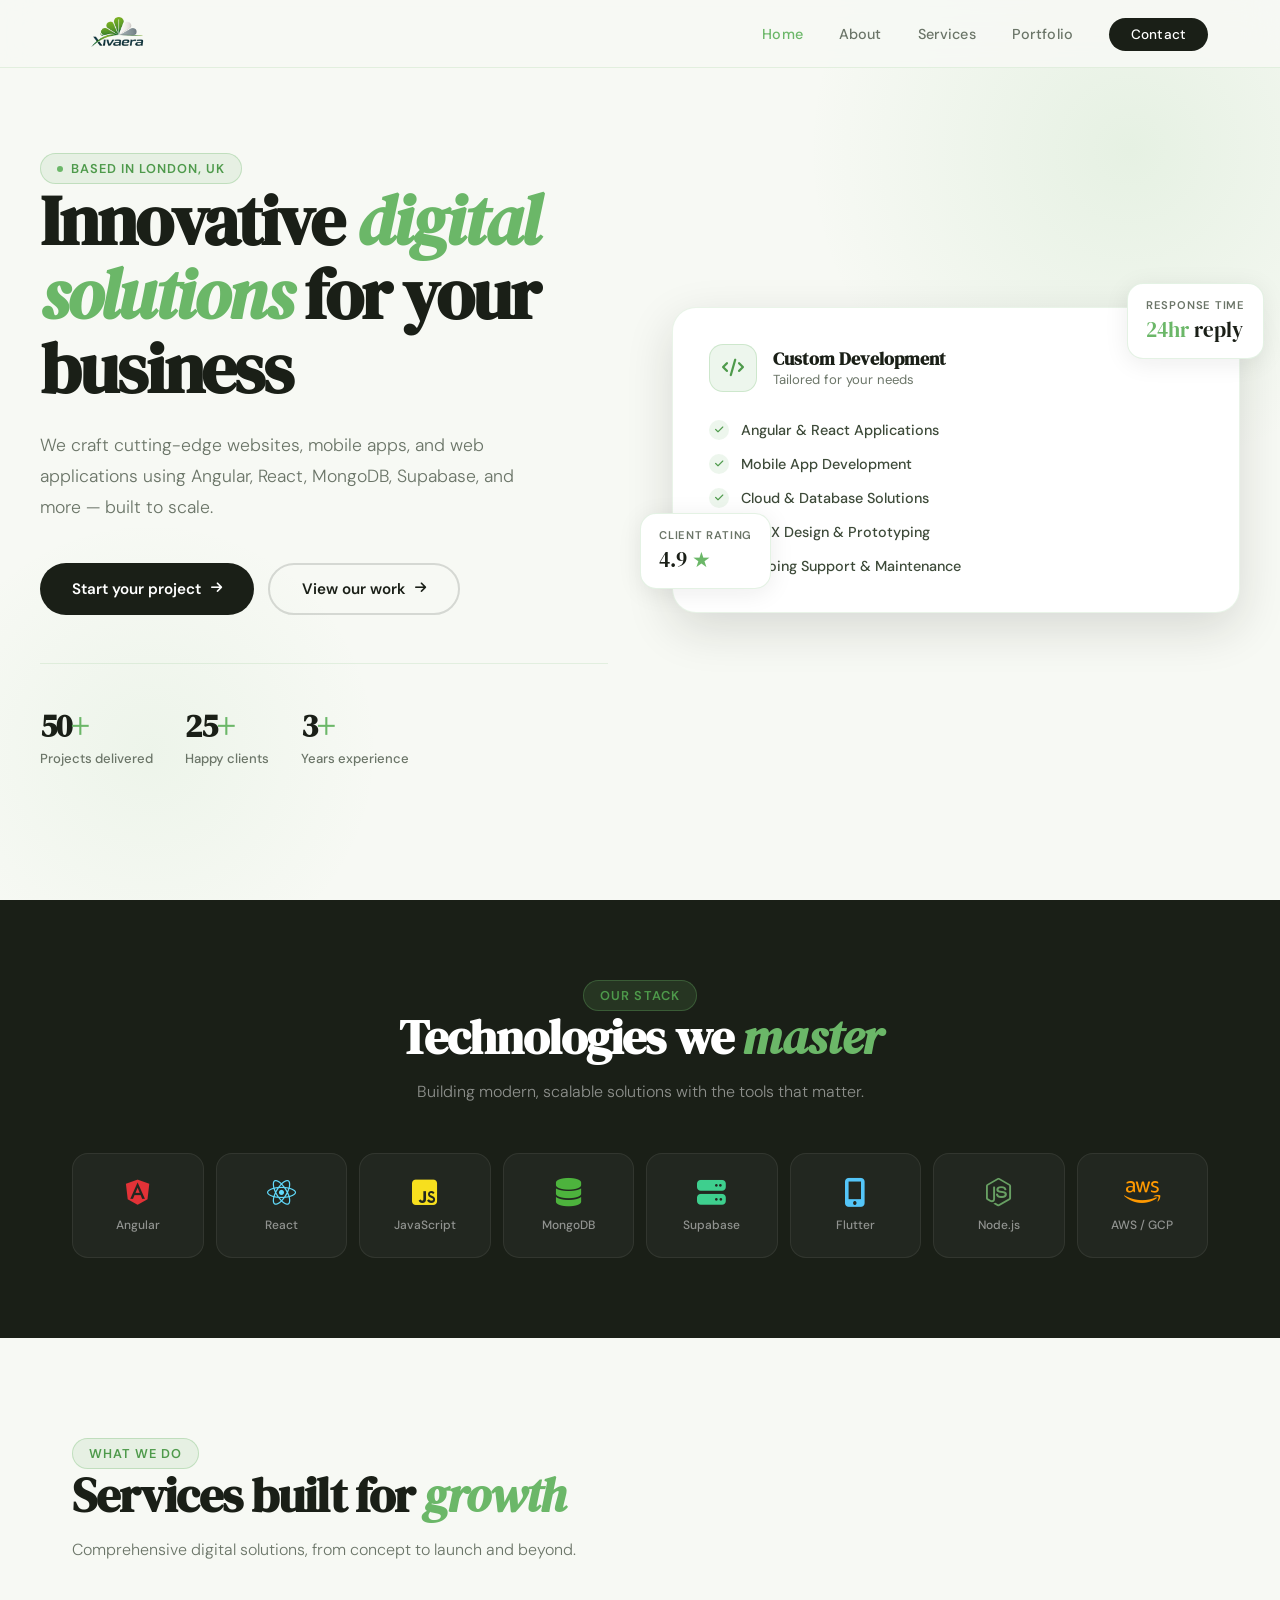
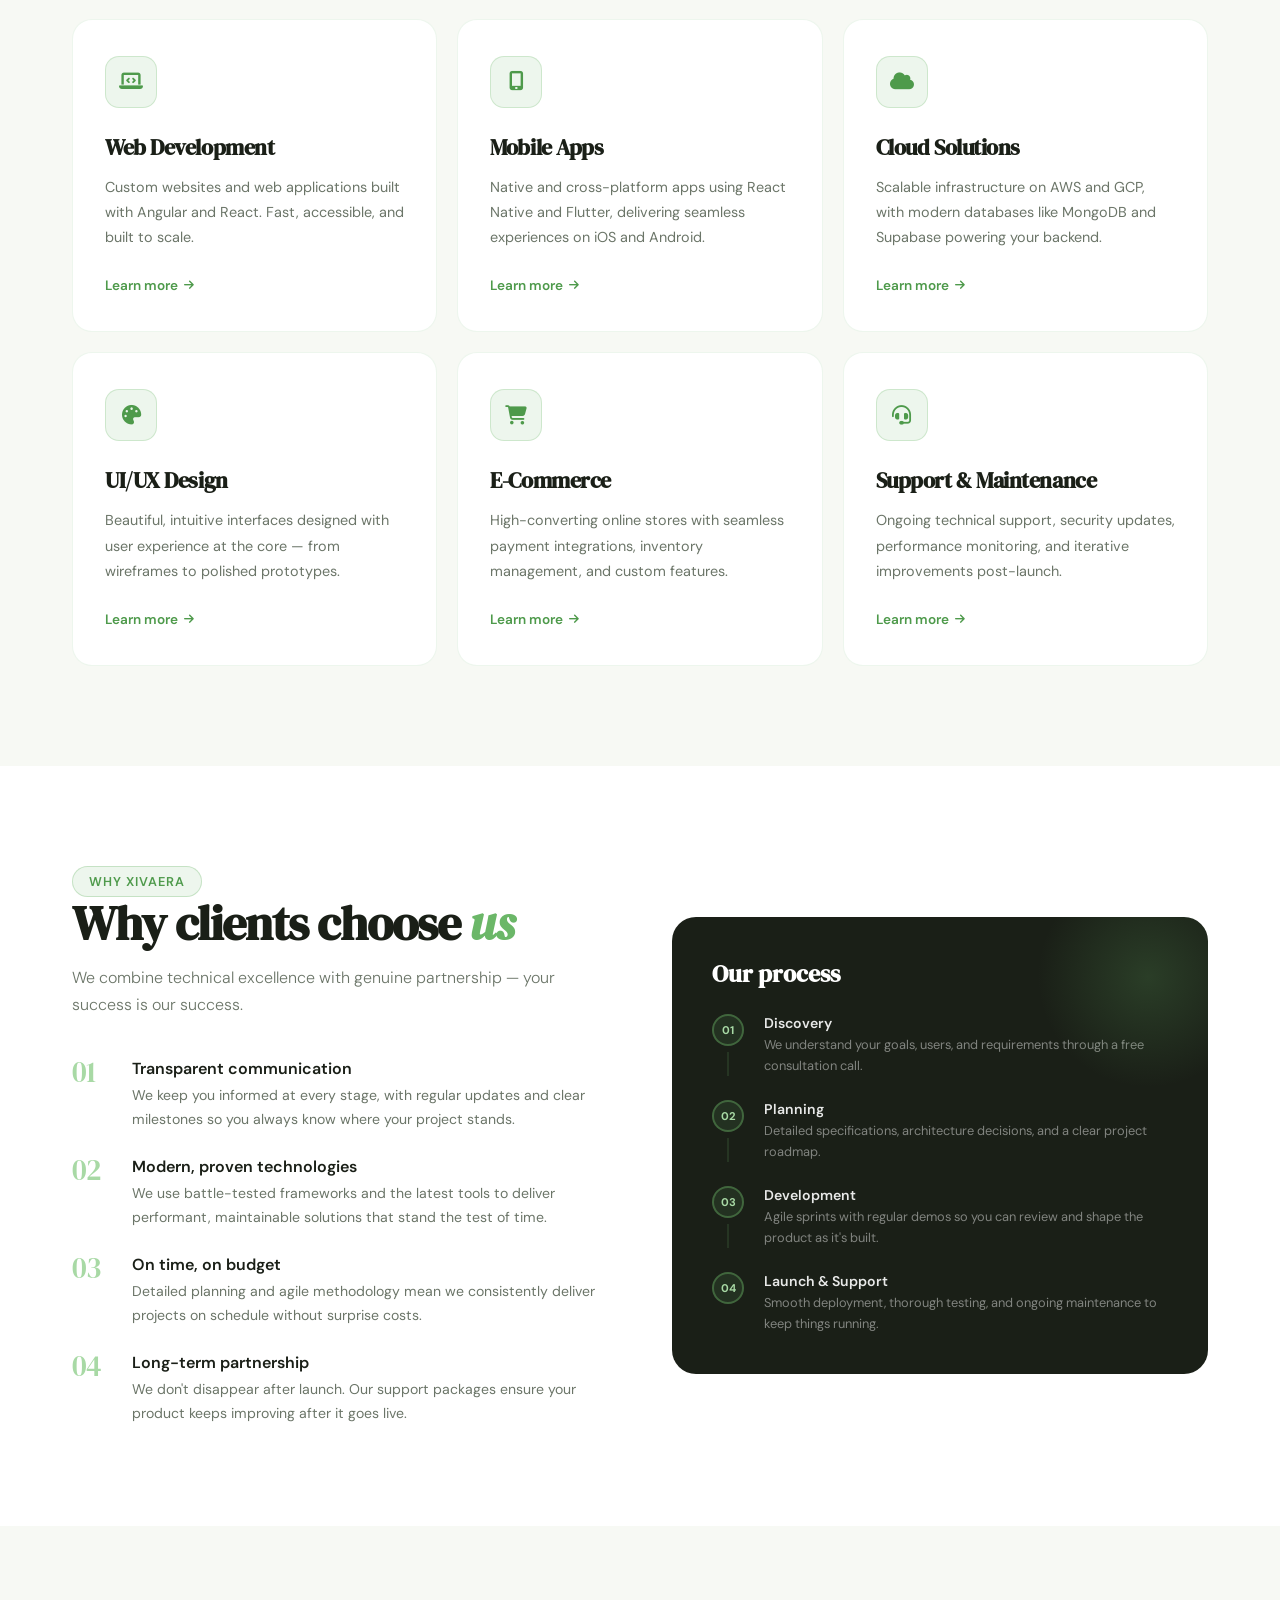
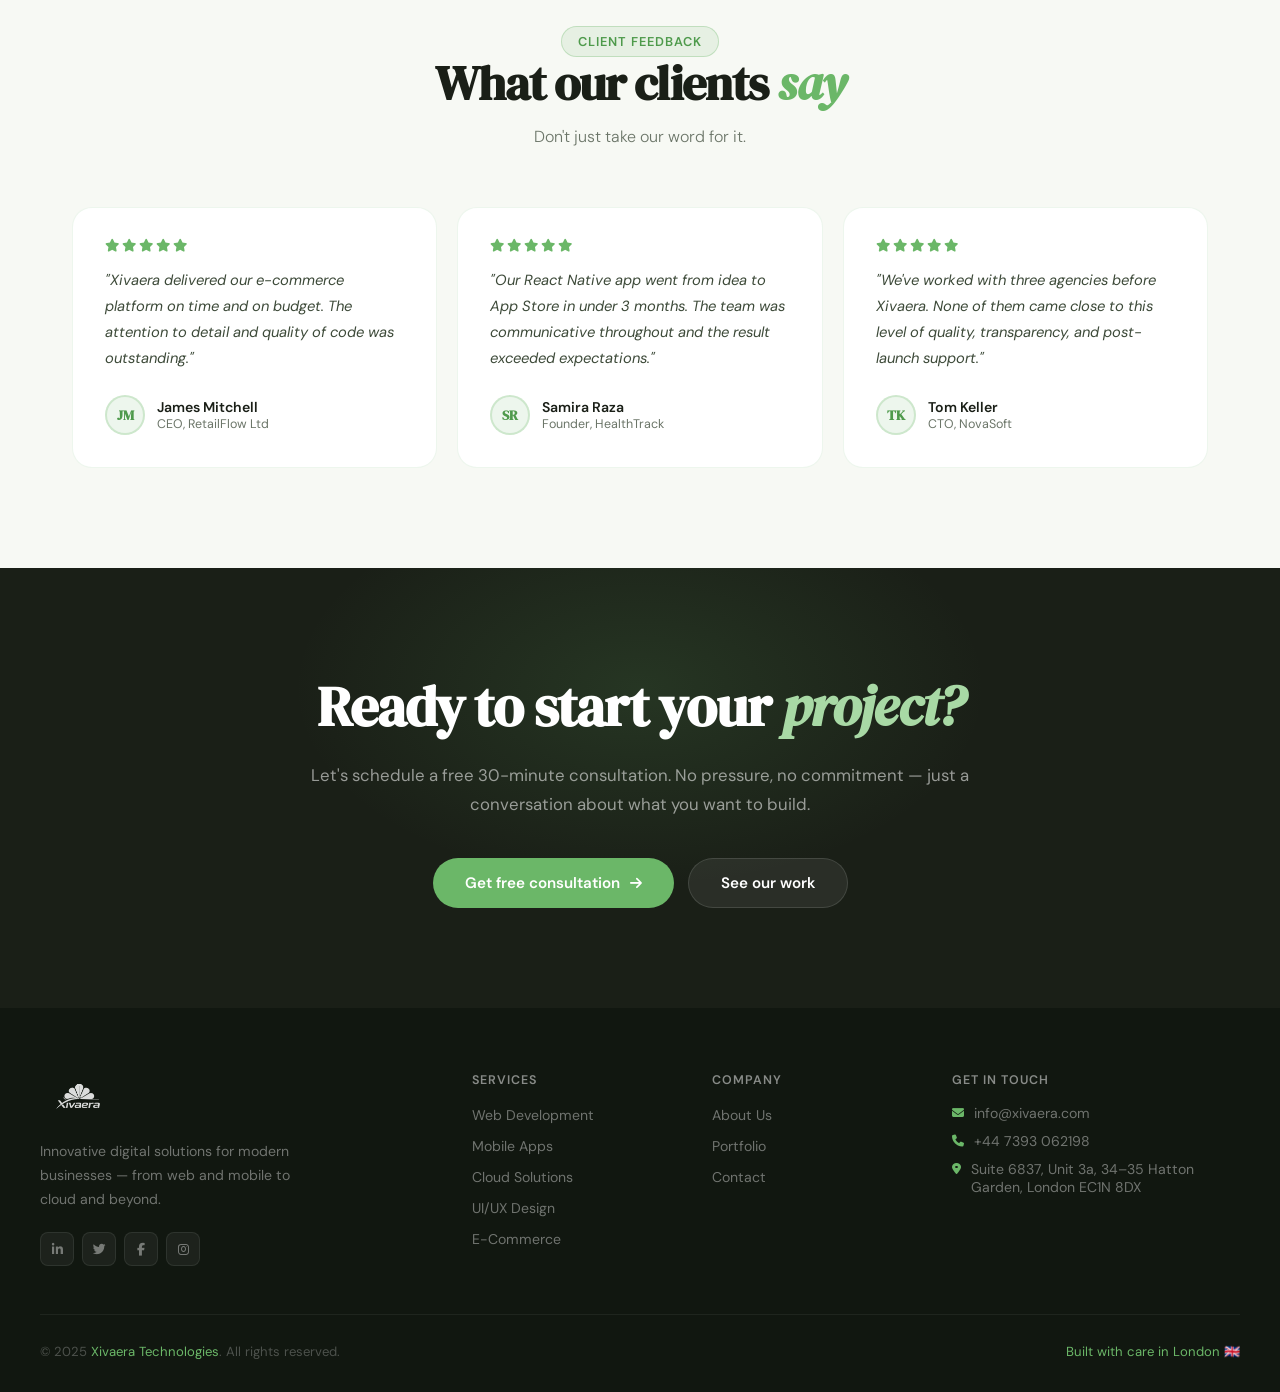
<file: index.html>
<!DOCTYPE html>
<html lang="en">
<head>
    <meta charset="UTF-8">
    <meta name="viewport" content="width=device-width, initial-scale=1.0">
    <title>Xivaera Technologies — Web & Mobile Development</title>
    <meta name="description" content="Xivaera Technologies — Expert developers creating websites, mobile apps, and web applications using Angular, React, MongoDB, Supabase, and modern technologies.">

    <link rel="preconnect" href="https://fonts.googleapis.com">
    <link href="https://fonts.googleapis.com/css2?family=DM+Serif+Display:ital@0;1&family=DM+Sans:wght@300;400;500;600&display=swap" rel="stylesheet">
    <link rel="stylesheet" href="https://cdnjs.cloudflare.com/ajax/libs/font-awesome/6.4.0/css/all.min.css">
    <link rel="stylesheet" href="assets/css/style.css">

    <style>
        .hero {
            min-height: 100vh;
            display: flex;
            align-items: center;
            padding: 100px 32px 80px;
        }

        .hero-inner {
            max-width: 1200px;
            margin: 0 auto;
            width: 100%;
            display: grid;
            grid-template-columns: 1fr 1fr;
            gap: 64px;
            align-items: center;
            position: relative;
            z-index: 1;
        }

        .hero-copy h1 {
            font-family: 'DM Serif Display', serif;
            font-size: clamp(3rem, 5.5vw, 5rem);
            line-height: 1.05;
            color: var(--ink);
            letter-spacing: -0.03em;
            margin-bottom: 24px;
        }

        .hero-copy h1 em {
            font-style: italic;
            color: var(--green);
        }

        .hero-sub {
            font-size: 1.1rem;
            color: var(--ink-soft);
            line-height: 1.75;
            font-weight: 300;
            margin-bottom: 40px;
            max-width: 480px;
        }

        .hero-btns {
            display: flex;
            gap: 14px;
            flex-wrap: wrap;
        }

        .hero-stats {
            display: flex;
            gap: 32px;
            margin-top: 48px;
            padding-top: 40px;
            border-top: 1px solid rgba(107,183,104,0.15);
        }

        .stat-item h3 {
            font-family: 'DM Serif Display', serif;
            font-size: 2rem;
            color: var(--ink);
            letter-spacing: -0.03em;
        }

        .stat-item h3 span {
            color: var(--green);
        }

        .stat-item p {
            font-size: 0.82rem;
            color: var(--ink-soft);
            font-weight: 500;
            margin-top: 2px;
        }

        .hero-visual {
            position: relative;
        }

        .hero-card-main {
            background: var(--white);
            border: 1px solid rgba(107,183,104,0.15);
            border-radius: 24px;
            padding: 36px;
            box-shadow: var(--shadow-lg);
            position: relative;
            z-index: 2;
        }

        .card-header {
            display: flex;
            align-items: center;
            gap: 16px;
            margin-bottom: 28px;
        }

        .card-icon {
            width: 48px;
            height: 48px;
            background: var(--green-muted);
            border: 1px solid rgba(107,183,104,0.25);
            border-radius: 14px;
            display: flex;
            align-items: center;
            justify-content: center;
            color: var(--green-dark);
            font-size: 1.1rem;
        }

        .card-header-text h3 {
            font-family: 'DM Serif Display', serif;
            font-size: 1.1rem;
            color: var(--ink);
        }

        .card-header-text p {
            font-size: 0.82rem;
            color: var(--ink-soft);
        }

        .check-list {
            display: flex;
            flex-direction: column;
            gap: 14px;
        }

        .check-item {
            display: flex;
            align-items: center;
            gap: 12px;
            font-size: 0.9rem;
            color: var(--ink-mid);
            font-weight: 500;
        }

        .check-dot {
            width: 20px;
            height: 20px;
            background: var(--green-muted);
            border-radius: 50%;
            display: flex;
            align-items: center;
            justify-content: center;
            color: var(--green-dark);
            font-size: 0.6rem;
            flex-shrink: 0;
        }

        .float-card {
            position: absolute;
            background: var(--white);
            border: 1px solid rgba(107,183,104,0.18);
            border-radius: 16px;
            padding: 14px 18px;
            box-shadow: var(--shadow);
            z-index: 3;
            animation: floatY 4s ease-in-out infinite;
        }

        .float-card:nth-child(2) {
            animation-delay: -2s;
        }

        @keyframes floatY {
            0%, 100% { transform: translateY(0); }
            50% { transform: translateY(-10px); }
        }

        .float-card-a {
            top: -24px;
            right: -24px;
        }

        .float-card-b {
            bottom: 24px;
            left: -32px;
        }

        .fc-label {
            font-size: 0.7rem;
            font-weight: 600;
            letter-spacing: 0.07em;
            text-transform: uppercase;
            color: var(--ink-soft);
            margin-bottom: 3px;
        }

        .fc-val {
            font-family: 'DM Serif Display', serif;
            font-size: 1.3rem;
            color: var(--ink);
        }

        .fc-val span {
            color: var(--green);
        }

        .bg-accent {
            position: absolute;
            inset: 16px;
            background: linear-gradient(135deg, var(--green), var(--green-light));
            border-radius: 20px;
            z-index: 1;
            opacity: 0.12;
        }

        .tech-section {
            background: var(--ink);
            padding: 80px 0;
        }

        .tech-section .section-heading {
            color: white;
        }

        .tech-section .section-sub {
            color: rgba(255,255,255,0.5);
            margin: 0 auto;
            text-align: center;
        }

        .tech-section .section-tag {
            background: rgba(107,183,104,0.15);
            border-color: rgba(107,183,104,0.3);
        }

        .tech-grid {
            display: grid;
            grid-template-columns: repeat(8, 1fr);
            gap: 12px;
            margin-top: 48px;
        }

        .tech-card {
            background: rgba(255,255,255,0.04);
            border: 1px solid rgba(255,255,255,0.07);
            border-radius: 16px;
            padding: 24px 12px;
            text-align: center;
            transition: all 0.25s;
        }

        .tech-card:hover {
            background: var(--green-muted);
            border-color: rgba(107,183,104,0.3);
            transform: translateY(-4px);
        }

        .tech-card i {
            font-size: 1.8rem;
            margin-bottom: 10px;
            display: block;
        }

        .tech-card p {
            font-size: 0.75rem;
            font-weight: 500;
            color: rgba(255,255,255,0.5);
        }

        .tech-card:hover p {
            color: rgba(255,255,255,0.85);
        }

        .services-section {
            padding: 100px 0;
            background: var(--cream);
        }

        .services-grid {
            display: grid;
            grid-template-columns: repeat(3, 1fr);
            gap: 20px;
            margin-top: 56px;
        }

        .service-card {
            background: var(--white);
            border: 1px solid rgba(107,183,104,0.12);
            border-radius: 20px;
            padding: 36px 32px;
            transition: all 0.3s;
            position: relative;
            overflow: hidden;
        }

        .service-card::before {
            content: '';
            position: absolute;
            top: 0;
            left: 0;
            right: 0;
            height: 3px;
            background: linear-gradient(90deg, var(--green), var(--green-light));
            transform: scaleX(0);
            transition: transform 0.3s;
        }

        .service-card:hover {
            transform: translateY(-6px);
            box-shadow: var(--shadow-lg);
            border-color: rgba(107,183,104,0.25);
        }

        .service-card:hover::before {
            transform: scaleX(1);
        }

        .service-icon {
            width: 52px;
            height: 52px;
            background: var(--green-muted);
            border: 1px solid rgba(107,183,104,0.25);
            border-radius: 14px;
            display: flex;
            align-items: center;
            justify-content: center;
            color: var(--green-dark);
            font-size: 1.2rem;
            margin-bottom: 24px;
            transition: all 0.3s;
        }

        .service-card:hover .service-icon {
            background: var(--green);
            border-color: var(--green);
            color: white;
        }

        .service-card h3 {
            font-family: 'DM Serif Display', serif;
            font-size: 1.4rem;
            color: var(--ink);
            margin-bottom: 12px;
            letter-spacing: -0.02em;
        }

        .service-card p {
            font-size: 0.9rem;
            color: var(--ink-soft);
            line-height: 1.75;
            margin-bottom: 24px;
        }

        .service-link {
            display: inline-flex;
            align-items: center;
            gap: 6px;
            font-size: 0.85rem;
            font-weight: 600;
            color: var(--green-dark);
        }

        .service-link:hover {
            gap: 10px;
        }

        .why-section {
            padding: 100px 0;
            background: var(--white);
        }

        .why-grid {
            display: grid;
            grid-template-columns: 1fr 1fr;
            gap: 64px;
            align-items: center;
        }

        .why-items {
            display: flex;
            flex-direction: column;
            gap: 24px;
            margin-top: 40px;
        }

        .why-item {
            display: flex;
            gap: 20px;
            align-items: flex-start;
        }

        .why-num {
            font-family: 'DM Serif Display', serif;
            font-size: 1.8rem;
            color: var(--green-light);
            line-height: 1;
            width: 40px;
            flex-shrink: 0;
            letter-spacing: -0.03em;
        }

        .why-item h4 {
            font-size: 1rem;
            font-weight: 600;
            color: var(--ink);
            margin-bottom: 5px;
        }

        .why-item p {
            font-size: 0.88rem;
            color: var(--ink-soft);
            line-height: 1.7;
        }

        .why-panel {
            background: var(--ink);
            border-radius: 24px;
            padding: 40px;
            color: white;
            position: relative;
            overflow: hidden;
        }

        .why-panel::before {
            content: '';
            position: absolute;
            top: -60px;
            right: -60px;
            width: 240px;
            height: 240px;
            background: radial-gradient(circle, rgba(107,183,104,0.2) 0%, transparent 65%);
        }

        .why-panel h3 {
            font-family: 'DM Serif Display', serif;
            font-size: 1.5rem;
            margin-bottom: 24px;
        }

        .process-steps {
            display: flex;
            flex-direction: column;
        }

        .process-step {
            display: flex;
            gap: 20px;
            align-items: flex-start;
            padding-bottom: 24px;
        }

        .process-step:last-child {
            padding-bottom: 0;
        }

        .step-connector {
            display: flex;
            flex-direction: column;
            align-items: center;
            flex-shrink: 0;
        }

        .step-dot {
            width: 32px;
            height: 32px;
            background: var(--green-muted);
            border: 2px solid rgba(107,183,104,0.4);
            border-radius: 50%;
            display: flex;
            align-items: center;
            justify-content: center;
            font-size: 0.7rem;
            font-weight: 700;
            color: var(--green-light);
            flex-shrink: 0;
        }

        .step-line {
            width: 2px;
            flex: 1;
            background: rgba(107,183,104,0.15);
            margin-top: 6px;
            min-height: 24px;
        }

        .process-step:last-child .step-line {
            display: none;
        }

        .step-content h4 {
            font-size: 0.88rem;
            font-weight: 600;
            color: rgba(255,255,255,0.9);
            margin-bottom: 3px;
        }

        .step-content p {
            font-size: 0.8rem;
            color: rgba(255,255,255,0.45);
            line-height: 1.6;
        }

        .testimonials-section {
            padding: 100px 0;
            background: var(--cream);
        }

        .testimonials-grid {
            display: grid;
            grid-template-columns: repeat(3, 1fr);
            gap: 20px;
            margin-top: 56px;
        }

        .testimonial-card {
            background: var(--white);
            border: 1px solid rgba(107,183,104,0.12);
            border-radius: 20px;
            padding: 32px;
            transition: all 0.3s;
        }

        .testimonial-card:hover {
            transform: translateY(-4px);
            box-shadow: var(--shadow);
        }

        .stars {
            display: flex;
            gap: 3px;
            margin-bottom: 16px;
        }

        .stars i {
            color: var(--green);
            font-size: 0.8rem;
        }

        .testimonial-card blockquote {
            font-size: 0.92rem;
            color: var(--ink-mid);
            line-height: 1.75;
            margin-bottom: 24px;
            font-style: italic;
        }

        .testimonial-author {
            display: flex;
            align-items: center;
            gap: 12px;
        }

        .author-avatar {
            width: 40px;
            height: 40px;
            border-radius: 50%;
            background: var(--green-muted);
            border: 2px solid rgba(107,183,104,0.25);
            display: flex;
            align-items: center;
            justify-content: center;
            font-family: 'DM Serif Display', serif;
            font-size: 0.9rem;
            color: var(--green-dark);
            font-weight: 600;
        }

        .author-info h4 {
            font-size: 0.88rem;
            font-weight: 600;
            color: var(--ink);
        }

        .author-info p {
            font-size: 0.78rem;
            color: var(--ink-soft);
        }

        .cta-section {
            background: var(--ink);
            padding: 100px 32px;
            position: relative;
            overflow: hidden;
        }

        .cta-section::before {
            content: '';
            position: absolute;
            top: -80px;
            left: 50%;
            transform: translateX(-50%);
            width: 700px;
            height: 400px;
            background: radial-gradient(ellipse, rgba(107,183,104,0.15) 0%, transparent 70%);
            pointer-events: none;
        }

        .cta-inner {
            max-width: 700px;
            margin: 0 auto;
            text-align: center;
            position: relative;
        }

        .cta-inner h2 {
            font-family: 'DM Serif Display', serif;
            font-size: clamp(2.2rem, 5vw, 3.5rem);
            color: white;
            letter-spacing: -0.02em;
            margin-bottom: 16px;
        }

        .cta-inner h2 em {
            font-style: italic;
            color: var(--green-light);
        }

        .cta-inner p {
            color: rgba(255,255,255,0.55);
            font-size: 1.05rem;
            margin-bottom: 40px;
            line-height: 1.7;
        }

        .cta-btns {
            display: flex;
            gap: 14px;
            justify-content: center;
            flex-wrap: wrap;
        }

        .cta-btn-primary {
            background: var(--green);
        }

        .cta-btn-primary:hover {
            background: var(--green-light);
            color: var(--ink);
            box-shadow: 0 12px 32px rgba(107,183,104,0.35);
        }

        .cta-btn-ghost {
            background: rgba(255,255,255,0.07);
            border: 1px solid rgba(255,255,255,0.12);
            color: white;
        }

        .cta-btn-ghost:hover {
            background: rgba(255,255,255,0.13);
            color: white;
            border-color: rgba(255,255,255,0.12);
        }

        @media (max-width: 1024px) {
            .tech-grid {
                grid-template-columns: repeat(4, 1fr);
            }

            .services-grid {
                grid-template-columns: 1fr 1fr;
            }

            .testimonials-grid {
                grid-template-columns: 1fr 1fr;
            }
        }

        @media (max-width: 900px) {
            .hero-inner {
                grid-template-columns: 1fr;
                gap: 48px;
            }

            .hero-visual {
                display: none;
            }

            .why-grid {
                grid-template-columns: 1fr;
            }
        }

        @media (max-width: 640px) {
            .hero {
                padding: 100px 20px 64px;
            }

            .tech-grid {
                grid-template-columns: repeat(2, 1fr);
            }

            .services-grid,
            .testimonials-grid {
                grid-template-columns: 1fr;
            }

            .hero-stats {
                gap: 20px;
                flex-wrap: wrap;
            }

            .cta-section {
                padding: 80px 20px;
            }
        }
    </style>
</head>
<body>
    <nav>
        <div class="nav-inner">
            <a href="index.html">
                <img src="assets/img/logo.png" alt="Xivaera Technologies" style="height:62px;width:auto;display:block;">
            </a>

            <ul class="nav-links">
                <li><a href="index.html" class="active">Home</a></li>
                <li><a href="about.html">About</a></li>
                <li><a href="services.html">Services</a></li>
                <li><a href="portfolio.html">Portfolio</a></li>
                <li><a href="contact.html" class="nav-cta">Contact</a></li>
            </ul>

            <button class="mob-menu-btn" aria-label="Menu">
                <i class="fas fa-bars"></i>
            </button>
        </div>
    </nav>

    <div class="mobile-menu">
        <a href="index.html" class="active">Home</a>
        <a href="about.html">About</a>
        <a href="services.html">Services</a>
        <a href="portfolio.html">Portfolio</a>
        <a href="contact.html">Contact</a>
    </div>

    <section class="hero">
        <div class="hero-inner">
            <div class="hero-copy fade-up">
                <div class="hero-tag">Based in London, UK</div>
                <h1>Innovative <em>digital solutions</em> for your business</h1>
                <p class="hero-sub">We craft cutting-edge websites, mobile apps, and web applications using Angular, React, MongoDB, Supabase, and more — built to scale.</p>

                <div class="hero-btns">
                    <a href="contact.html" class="btn-primary">Start your project <i class="fas fa-arrow-right" style="font-size:0.8rem"></i></a>
                    <a href="portfolio.html" class="btn-secondary">View our work <i class="fas fa-arrow-right" style="font-size:0.8rem"></i></a>
                </div>

                <div class="hero-stats">
                    <div class="stat-item">
                        <h3>50<span>+</span></h3>
                        <p>Projects delivered</p>
                    </div>
                    <div class="stat-item">
                        <h3>25<span>+</span></h3>
                        <p>Happy clients</p>
                    </div>
                    <div class="stat-item">
                        <h3>3<span>+</span></h3>
                        <p>Years experience</p>
                    </div>
                </div>
            </div>

            <div class="hero-visual fade-up delay-1">
                <div style="position:relative">
                    <div class="bg-accent"></div>

                    <div class="hero-card-main">
                        <div class="card-header">
                            <div class="card-icon"><i class="fas fa-code"></i></div>
                            <div class="card-header-text">
                                <h3>Custom Development</h3>
                                <p>Tailored for your needs</p>
                            </div>
                        </div>

                        <div class="check-list">
                            <div class="check-item"><div class="check-dot"><i class="fas fa-check"></i></div>Angular & React Applications</div>
                            <div class="check-item"><div class="check-dot"><i class="fas fa-check"></i></div>Mobile App Development</div>
                            <div class="check-item"><div class="check-dot"><i class="fas fa-check"></i></div>Cloud & Database Solutions</div>
                            <div class="check-item"><div class="check-dot"><i class="fas fa-check"></i></div>UI/UX Design & Prototyping</div>
                            <div class="check-item"><div class="check-dot"><i class="fas fa-check"></i></div>Ongoing Support & Maintenance</div>
                        </div>
                    </div>

                    <div class="float-card float-card-a">
                        <div class="fc-label">Response time</div>
                        <div class="fc-val"><span>24hr</span> reply</div>
                    </div>

                    <div class="float-card float-card-b">
                        <div class="fc-label">Client rating</div>
                        <div class="fc-val">4.9 <span>★</span></div>
                    </div>
                </div>
            </div>
        </div>
    </section>

    <section class="tech-section">
        <div class="section-wrap">
            <div class="fade-up" style="text-align:center">
                <div class="section-tag">Our stack</div>
                <h2 class="section-heading" style="color:white;text-align:center">Technologies we <em>master</em></h2>
                <p class="section-sub">Building modern, scalable solutions with the tools that matter.</p>
            </div>

            <div class="tech-grid">
                <div class="tech-card fade-up delay-1">
                    <i class="fab fa-angular" style="color:#e23237"></i>
                    <p>Angular</p>
                </div>
                <div class="tech-card fade-up delay-2">
                    <i class="fab fa-react" style="color:#61dafb"></i>
                    <p>React</p>
                </div>
                <div class="tech-card fade-up delay-1">
                    <i class="fab fa-js-square" style="color:#f7df1e"></i>
                    <p>JavaScript</p>
                </div>
                <div class="tech-card fade-up delay-2">
                    <i class="fas fa-database" style="color:#4db33d"></i>
                    <p>MongoDB</p>
                </div>
                <div class="tech-card fade-up delay-1">
                    <i class="fas fa-server" style="color:#3ecf8e"></i>
                    <p>Supabase</p>
                </div>
                <div class="tech-card fade-up delay-2">
                    <i class="fas fa-mobile-alt" style="color:#54c5f8"></i>
                    <p>Flutter</p>
                </div>
                <div class="tech-card fade-up delay-1">
                    <i class="fab fa-node-js" style="color:#68a063"></i>
                    <p>Node.js</p>
                </div>
                <div class="tech-card fade-up delay-2">
                    <i class="fab fa-aws" style="color:#ff9900"></i>
                    <p>AWS / GCP</p>
                </div>
            </div>
        </div>
    </section>

    <section class="services-section">
        <div class="section-wrap">
            <div class="fade-up">
                <div class="section-tag">What we do</div>
                <h2 class="section-heading">Services built for <em>growth</em></h2>
                <p class="section-sub">Comprehensive digital solutions, from concept to launch and beyond.</p>
            </div>

            <div class="services-grid">
                <div class="service-card fade-up delay-1">
                    <div class="service-icon"><i class="fas fa-laptop-code"></i></div>
                    <h3>Web Development</h3>
                    <p>Custom websites and web applications built with Angular and React. Fast, accessible, and built to scale.</p>
                    <a href="services.html" class="service-link">Learn more <i class="fas fa-arrow-right" style="font-size:0.7rem"></i></a>
                </div>

                <div class="service-card fade-up delay-2">
                    <div class="service-icon"><i class="fas fa-mobile-alt"></i></div>
                    <h3>Mobile Apps</h3>
                    <p>Native and cross-platform apps using React Native and Flutter, delivering seamless experiences on iOS and Android.</p>
                    <a href="services.html" class="service-link">Learn more <i class="fas fa-arrow-right" style="font-size:0.7rem"></i></a>
                </div>

                <div class="service-card fade-up delay-3">
                    <div class="service-icon"><i class="fas fa-cloud"></i></div>
                    <h3>Cloud Solutions</h3>
                    <p>Scalable infrastructure on AWS and GCP, with modern databases like MongoDB and Supabase powering your backend.</p>
                    <a href="services.html" class="service-link">Learn more <i class="fas fa-arrow-right" style="font-size:0.7rem"></i></a>
                </div>

                <div class="service-card fade-up delay-1">
                    <div class="service-icon"><i class="fas fa-palette"></i></div>
                    <h3>UI/UX Design</h3>
                    <p>Beautiful, intuitive interfaces designed with user experience at the core — from wireframes to polished prototypes.</p>
                    <a href="services.html" class="service-link">Learn more <i class="fas fa-arrow-right" style="font-size:0.7rem"></i></a>
                </div>

                <div class="service-card fade-up delay-2">
                    <div class="service-icon"><i class="fas fa-shopping-cart"></i></div>
                    <h3>E-Commerce</h3>
                    <p>High-converting online stores with seamless payment integrations, inventory management, and custom features.</p>
                    <a href="services.html" class="service-link">Learn more <i class="fas fa-arrow-right" style="font-size:0.7rem"></i></a>
                </div>

                <div class="service-card fade-up delay-3">
                    <div class="service-icon"><i class="fas fa-headset"></i></div>
                    <h3>Support & Maintenance</h3>
                    <p>Ongoing technical support, security updates, performance monitoring, and iterative improvements post-launch.</p>
                    <a href="services.html" class="service-link">Learn more <i class="fas fa-arrow-right" style="font-size:0.7rem"></i></a>
                </div>
            </div>
        </div>
    </section>

    <section class="why-section">
        <div class="section-wrap">
            <div class="why-grid">
                <div class="why-left">
                    <div class="fade-up">
                        <div class="section-tag">Why Xivaera</div>
                        <h2 class="section-heading">Why clients choose <em>us</em></h2>
                        <p class="section-sub">We combine technical excellence with genuine partnership — your success is our success.</p>
                    </div>

                    <div class="why-items">
                        <div class="why-item fade-up delay-1">
                            <div class="why-num">01</div>
                            <div>
                                <h4>Transparent communication</h4>
                                <p>We keep you informed at every stage, with regular updates and clear milestones so you always know where your project stands.</p>
                            </div>
                        </div>

                        <div class="why-item fade-up delay-2">
                            <div class="why-num">02</div>
                            <div>
                                <h4>Modern, proven technologies</h4>
                                <p>We use battle-tested frameworks and the latest tools to deliver performant, maintainable solutions that stand the test of time.</p>
                            </div>
                        </div>

                        <div class="why-item fade-up delay-3">
                            <div class="why-num">03</div>
                            <div>
                                <h4>On time, on budget</h4>
                                <p>Detailed planning and agile methodology mean we consistently deliver projects on schedule without surprise costs.</p>
                            </div>
                        </div>

                        <div class="why-item fade-up delay-4">
                            <div class="why-num">04</div>
                            <div>
                                <h4>Long-term partnership</h4>
                                <p>We don't disappear after launch. Our support packages ensure your product keeps improving after it goes live.</p>
                            </div>
                        </div>
                    </div>
                </div>

                <div class="why-right fade-up delay-2">
                    <div class="why-panel">
                        <h3>Our process</h3>

                        <div class="process-steps">
                            <div class="process-step">
                                <div class="step-connector">
                                    <div class="step-dot">01</div>
                                    <div class="step-line"></div>
                                </div>
                                <div class="step-content">
                                    <h4>Discovery</h4>
                                    <p>We understand your goals, users, and requirements through a free consultation call.</p>
                                </div>
                            </div>

                            <div class="process-step">
                                <div class="step-connector">
                                    <div class="step-dot">02</div>
                                    <div class="step-line"></div>
                                </div>
                                <div class="step-content">
                                    <h4>Planning</h4>
                                    <p>Detailed specifications, architecture decisions, and a clear project roadmap.</p>
                                </div>
                            </div>

                            <div class="process-step">
                                <div class="step-connector">
                                    <div class="step-dot">03</div>
                                    <div class="step-line"></div>
                                </div>
                                <div class="step-content">
                                    <h4>Development</h4>
                                    <p>Agile sprints with regular demos so you can review and shape the product as it's built.</p>
                                </div>
                            </div>

                            <div class="process-step">
                                <div class="step-connector">
                                    <div class="step-dot">04</div>
                                    <div class="step-line"></div>
                                </div>
                                <div class="step-content">
                                    <h4>Launch & Support</h4>
                                    <p>Smooth deployment, thorough testing, and ongoing maintenance to keep things running.</p>
                                </div>
                            </div>
                        </div>
                    </div>
                </div>
            </div>
        </div>
    </section>

    <section class="testimonials-section">
        <div class="section-wrap">
            <div class="fade-up" style="text-align:center">
                <div class="section-tag">Client feedback</div>
                <h2 class="section-heading" style="text-align:center">What our clients <em>say</em></h2>
                <p class="section-sub" style="margin:0 auto;text-align:center">Don't just take our word for it.</p>
            </div>

            <div class="testimonials-grid">
                <div class="testimonial-card fade-up delay-1">
                    <div class="stars">
                        <i class="fas fa-star"></i><i class="fas fa-star"></i><i class="fas fa-star"></i><i class="fas fa-star"></i><i class="fas fa-star"></i>
                    </div>
                    <blockquote>"Xivaera delivered our e-commerce platform on time and on budget. The attention to detail and quality of code was outstanding."</blockquote>
                    <div class="testimonial-author">
                        <div class="author-avatar">JM</div>
                        <div class="author-info">
                            <h4>James Mitchell</h4>
                            <p>CEO, RetailFlow Ltd</p>
                        </div>
                    </div>
                </div>

                <div class="testimonial-card fade-up delay-2">
                    <div class="stars">
                        <i class="fas fa-star"></i><i class="fas fa-star"></i><i class="fas fa-star"></i><i class="fas fa-star"></i><i class="fas fa-star"></i>
                    </div>
                    <blockquote>"Our React Native app went from idea to App Store in under 3 months. The team was communicative throughout and the result exceeded expectations."</blockquote>
                    <div class="testimonial-author">
                        <div class="author-avatar">SR</div>
                        <div class="author-info">
                            <h4>Samira Raza</h4>
                            <p>Founder, HealthTrack</p>
                        </div>
                    </div>
                </div>

                <div class="testimonial-card fade-up delay-3">
                    <div class="stars">
                        <i class="fas fa-star"></i><i class="fas fa-star"></i><i class="fas fa-star"></i><i class="fas fa-star"></i><i class="fas fa-star"></i>
                    </div>
                    <blockquote>"We've worked with three agencies before Xivaera. None of them came close to this level of quality, transparency, and post-launch support."</blockquote>
                    <div class="testimonial-author">
                        <div class="author-avatar">TK</div>
                        <div class="author-info">
                            <h4>Tom Keller</h4>
                            <p>CTO, NovaSoft</p>
                        </div>
                    </div>
                </div>
            </div>
        </div>
    </section>

    <section class="cta-section">
        <div class="cta-inner fade-up">
            <h2>Ready to start your <em>project?</em></h2>
            <p>Let's schedule a free 30-minute consultation. No pressure, no commitment — just a conversation about what you want to build.</p>

            <div class="cta-btns">
                <a href="contact.html" class="cta-btn-primary">
                    Get free consultation
                    <i class="fas fa-arrow-right" style="font-size:0.85rem"></i>
                </a>
                <a href="portfolio.html" class="cta-btn-ghost">
                    See our work
                </a>
            </div>
        </div>
    </section>

    <footer class="footer">
        <div class="footer-inner">
            <div class="footer-grid">
                <div class="footer-brand">
                    <img src="assets/img/logo.png" alt="Xivaera Technologies" style="height:52px;width:auto;filter:brightness(0) invert(1);opacity:0.85">
                    <p>Innovative digital solutions for modern businesses — from web and mobile to cloud and beyond.</p>
                    <div class="footer-social">
                        <a href="#" aria-label="LinkedIn"><i class="fab fa-linkedin-in"></i></a>
                        <a href="#" aria-label="Twitter"><i class="fab fa-twitter"></i></a>
                        <a href="#" aria-label="Facebook"><i class="fab fa-facebook-f"></i></a>
                        <a href="#" aria-label="Instagram"><i class="fab fa-instagram"></i></a>
                    </div>
                </div>

                <div class="footer-col">
                    <h4>Services</h4>
                    <ul>
                        <li><a href="services.html">Web Development</a></li>
                        <li><a href="services.html">Mobile Apps</a></li>
                        <li><a href="services.html">Cloud Solutions</a></li>
                        <li><a href="services.html">UI/UX Design</a></li>
                        <li><a href="services.html">E-Commerce</a></li>
                    </ul>
                </div>

                <div class="footer-col">
                    <h4>Company</h4>
                    <ul>
                        <li><a href="about.html">About Us</a></li>
                        <li><a href="portfolio.html">Portfolio</a></li>
                        <li><a href="contact.html">Contact</a></li>
                    </ul>
                </div>

                <div class="footer-col">
                    <h4>Get in touch</h4>
                    <div class="footer-contact">
                        <div class="footer-contact-item">
                            <i class="fas fa-envelope"></i>
                            <a href="mailto:info@xivaera.com">info@xivaera.com</a>
                        </div>
                        <div class="footer-contact-item">
                            <i class="fas fa-phone"></i>
                            <a href="tel:+447393062198">+44 7393 062198</a>
                        </div>
                        <div class="footer-contact-item">
                            <i class="fas fa-map-marker-alt"></i>
                            <span>Suite 6837, Unit 3a, 34–35 Hatton Garden, London EC1N 8DX</span>
                        </div>
                    </div>
                </div>
            </div>

            <div class="footer-bottom">
                <span style="color:rgba(255,255,255,0.25)">&copy; 2025 <span>Xivaera Technologies</span>. All rights reserved.</span>
                <span>Built with care in London 🇬🇧</span>
            </div>
        </div>
    </footer>

    <script src="assets/js/main.js"></script>
</body>
</html>
</file>
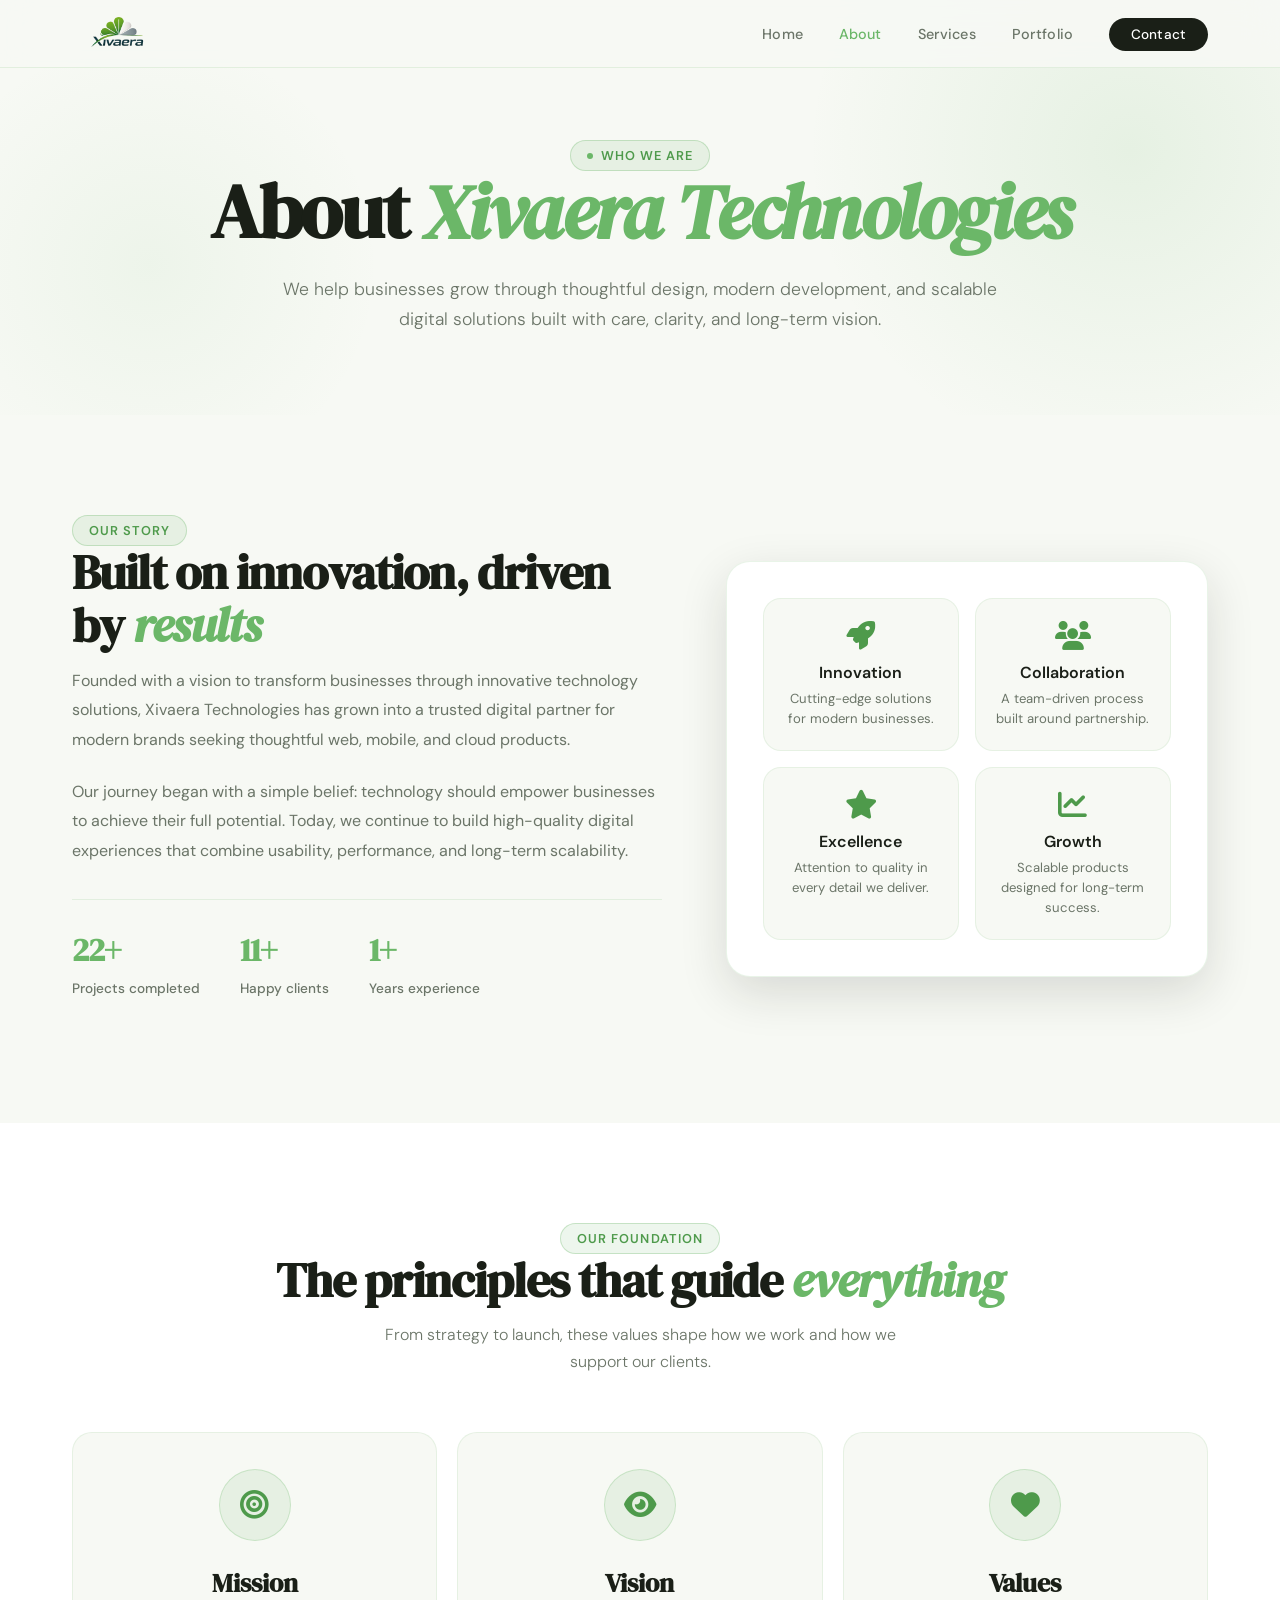
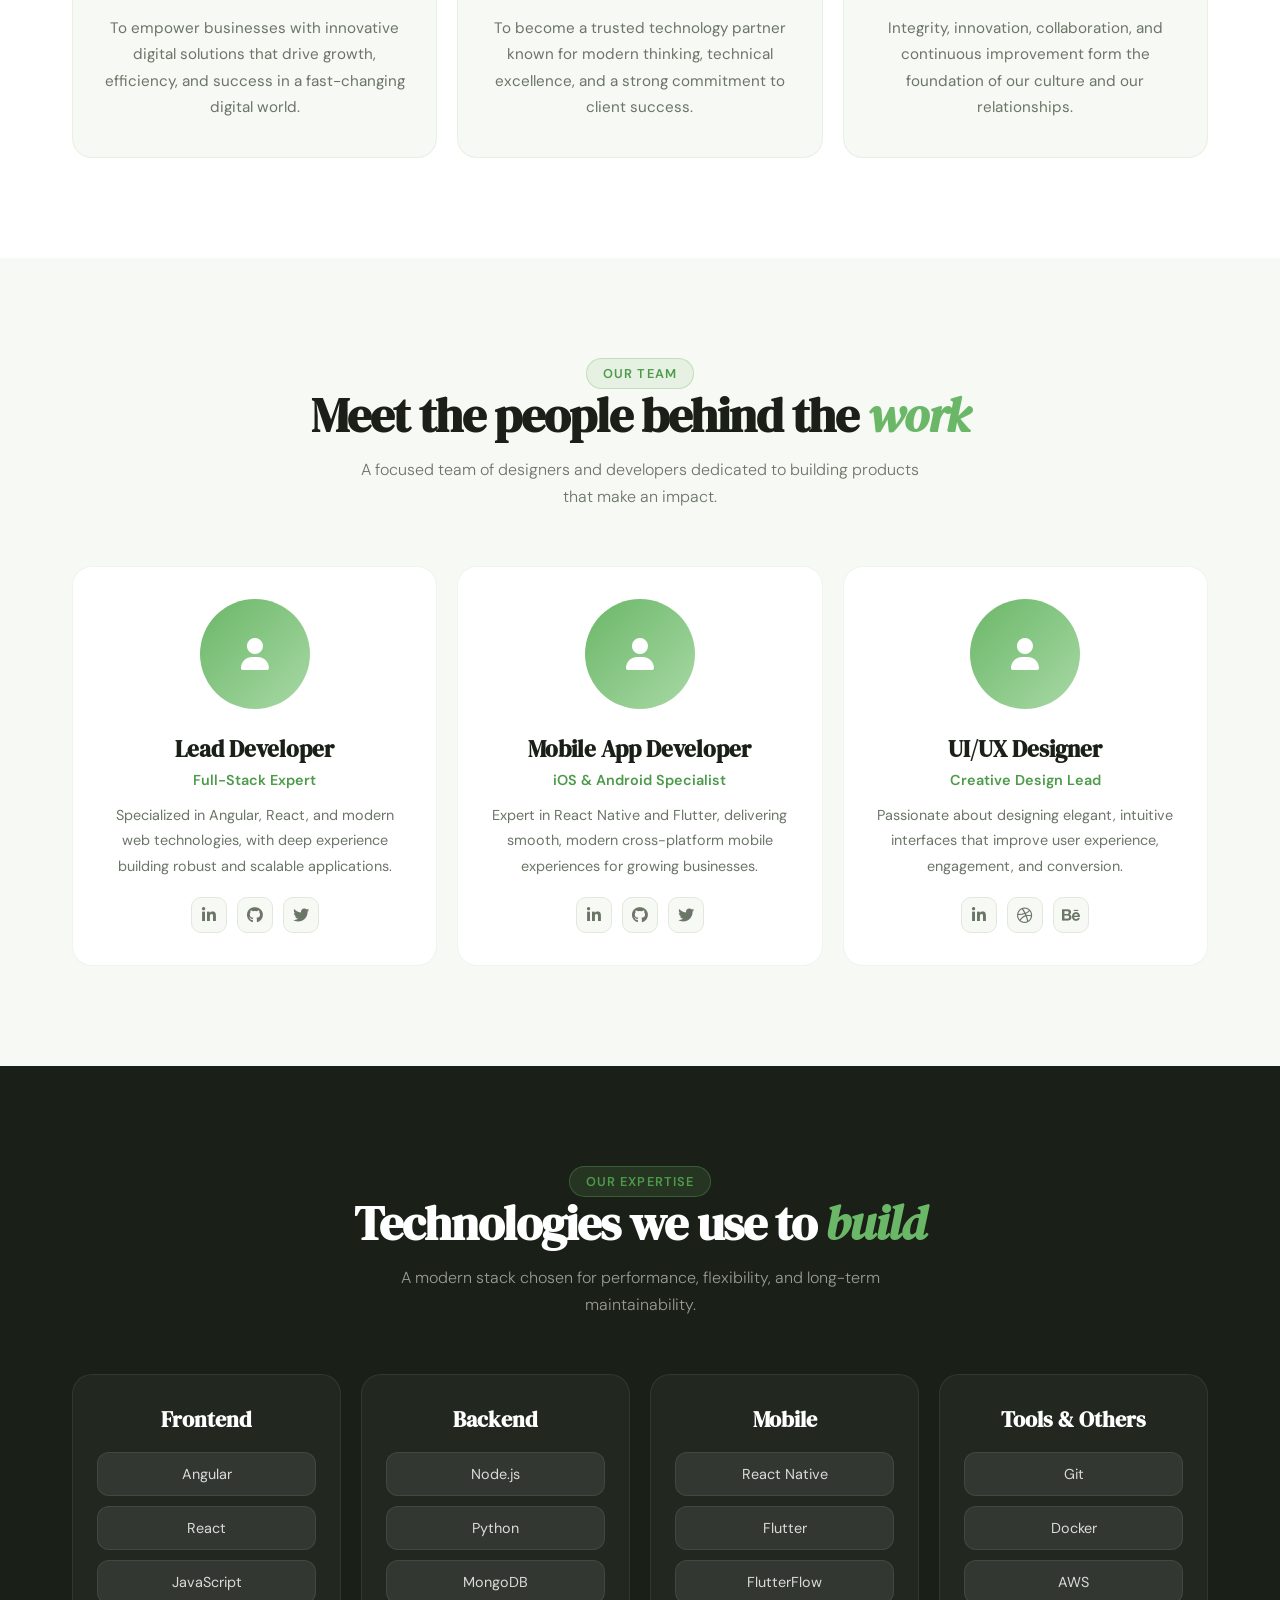
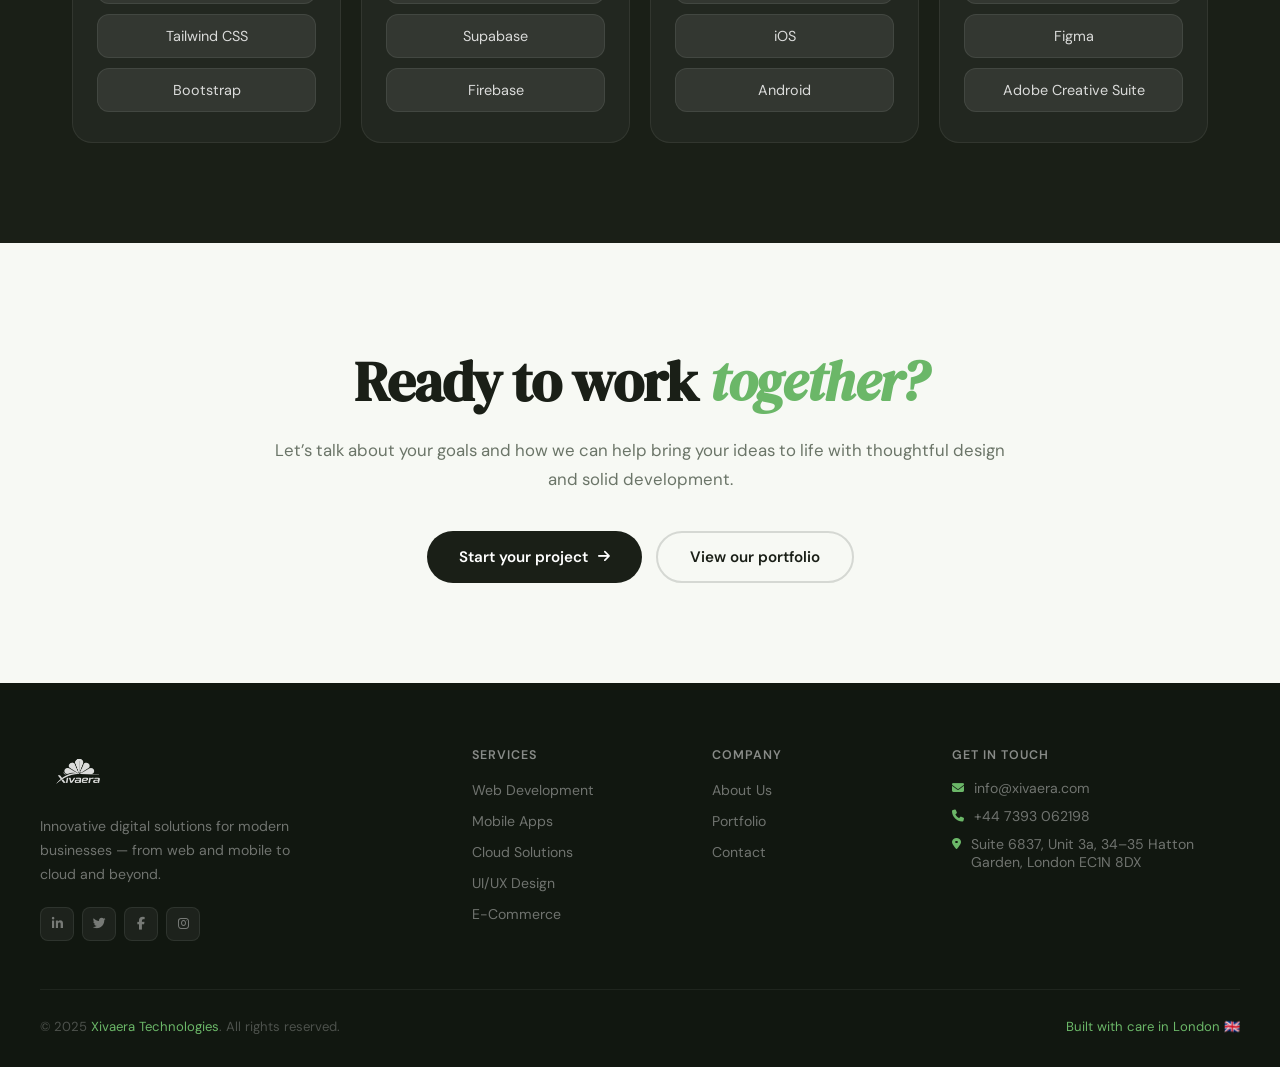
<file: about.html>
<!DOCTYPE html>
<html lang="en">
<head>
    <meta charset="UTF-8">
    <meta name="viewport" content="width=device-width, initial-scale=1.0">
    <title>About Us — Xivaera Technologies</title>
    <meta name="description" content="Learn about Xivaera Technologies — our mission, vision, values, and the expert team behind innovative digital solutions.">

    <link rel="preconnect" href="https://fonts.googleapis.com">
    <link href="https://fonts.googleapis.com/css2?family=DM+Serif+Display:ital@0;1&family=DM+Sans:wght@300;400;500;600&display=swap" rel="stylesheet">
    <link rel="stylesheet" href="https://cdnjs.cloudflare.com/ajax/libs/font-awesome/6.4.0/css/all.min.css">
    <link rel="stylesheet" href="assets/css/style.css">

    <style>
        .hero {
            padding: 140px 32px 80px;
        }

        .hero-inner {
            max-width: 1200px;
            margin: 0 auto;
            position: relative;
            z-index: 1;
            text-align: center;
        }

        .hero h1 {
            font-family: 'DM Serif Display', serif;
            font-size: clamp(3rem, 6vw, 5rem);
            line-height: 1.05;
            color: var(--ink);
            letter-spacing: -0.03em;
            margin-bottom: 22px;
        }

        .hero h1 em {
            color: var(--green);
            font-style: italic;
        }

        .hero-sub {
            max-width: 760px;
            margin: 0 auto;
            font-size: 1.1rem;
            color: var(--ink-soft);
            line-height: 1.75;
            font-weight: 300;
        }

        .story-section,
        .foundation-section,
        .team-section,
        .skills-section {
            padding: 100px 0;
        }

        .story-grid {
            display: grid;
            grid-template-columns: 1.1fr 0.9fr;
            gap: 64px;
            align-items: center;
        }

        .story-copy p {
            font-size: 1rem;
            color: var(--ink-soft);
            line-height: 1.85;
            margin-bottom: 22px;
        }

        .stats-row {
            display: flex;
            gap: 40px;
            margin-top: 34px;
            padding-top: 28px;
            border-top: 1px solid rgba(107,183,104,0.15);
            flex-wrap: wrap;
        }

        .stat-item h3 {
            font-family: 'DM Serif Display', serif;
            font-size: 2rem;
            color: var(--ink);
            letter-spacing: -0.03em;
        }

        .stat-item h3 span {
            color: var(--green);
        }

        .stat-item p {
            margin-top: 4px;
            font-size: 0.85rem;
            color: var(--ink-soft);
            font-weight: 500;
        }

        .story-panel {
            position: relative;
        }

        .story-card {
            background: var(--white);
            border: 1px solid rgba(107,183,104,0.15);
            border-radius: 24px;
            padding: 36px;
            box-shadow: var(--shadow-lg);
            position: relative;
            z-index: 2;
        }

        .story-bg {
            position: absolute;
            inset: 14px;
            background: linear-gradient(135deg, var(--green), var(--green-light));
            border-radius: 20px;
            opacity: 0.12;
            z-index: 1;
        }

        .mini-grid {
            display: grid;
            grid-template-columns: 1fr 1fr;
            gap: 16px;
        }

        .mini-card {
            background: var(--cream);
            border: 1px solid rgba(107,183,104,0.12);
            border-radius: 18px;
            padding: 22px 18px;
            text-align: center;
        }

        .mini-card i {
            font-size: 1.8rem;
            color: var(--green-dark);
            margin-bottom: 12px;
        }

        .mini-card h3 {
            font-size: 1rem;
            color: var(--ink);
            margin-bottom: 6px;
            font-weight: 600;
        }

        .mini-card p {
            font-size: 0.82rem;
            color: var(--ink-soft);
            line-height: 1.5;
        }

        .foundation-section {
            background: var(--white);
        }

        .foundation-header,
        .team-header,
        .skills-header {
            text-align: center;
            margin-bottom: 56px;
        }

        .foundation-header .section-sub,
        .team-header .section-sub,
        .skills-header .section-sub {
            margin: 0 auto;
        }

        .foundation-grid {
            display: grid;
            grid-template-columns: repeat(3, 1fr);
            gap: 20px;
        }

        .foundation-card {
            background: var(--cream);
            border: 1px solid rgba(107,183,104,0.12);
            border-radius: 20px;
            padding: 36px 30px;
            text-align: center;
            transition: all 0.3s;
        }

        .foundation-card:hover {
            transform: translateY(-6px);
            box-shadow: var(--shadow);
        }

        .foundation-icon {
            width: 72px;
            height: 72px;
            margin: 0 auto 24px;
            background: var(--green-muted);
            border: 1px solid rgba(107,183,104,0.25);
            border-radius: 50%;
            display: flex;
            align-items: center;
            justify-content: center;
            color: var(--green-dark);
            font-size: 1.8rem;
        }

        .foundation-card h3 {
            font-family: 'DM Serif Display', serif;
            font-size: 1.6rem;
            margin-bottom: 14px;
            color: var(--ink);
        }

        .foundation-card p {
            font-size: 0.95rem;
            color: var(--ink-soft);
            line-height: 1.75;
        }

        .team-grid {
            display: grid;
            grid-template-columns: repeat(3, 1fr);
            gap: 20px;
        }

        .team-card {
            background: var(--white);
            border: 1px solid rgba(107,183,104,0.12);
            border-radius: 20px;
            padding: 32px;
            transition: all 0.3s;
            text-align: center;
        }

        .team-card:hover {
            transform: translateY(-6px);
            box-shadow: var(--shadow-lg);
        }

        .team-avatar {
            width: 110px;
            height: 110px;
            margin: 0 auto 24px;
            border-radius: 50%;
            background: linear-gradient(135deg, var(--green), var(--green-light));
            display: flex;
            align-items: center;
            justify-content: center;
            color: white;
            font-size: 2rem;
        }

        .team-card h3 {
            font-family: 'DM Serif Display', serif;
            font-size: 1.45rem;
            color: var(--ink);
            margin-bottom: 6px;
        }

        .team-role {
            color: var(--green-dark);
            font-size: 0.9rem;
            font-weight: 600;
            margin-bottom: 14px;
        }

        .team-card p {
            font-size: 0.9rem;
            color: var(--ink-soft);
            line-height: 1.75;
            margin-bottom: 18px;
        }

        .team-social {
            display: flex;
            justify-content: center;
            gap: 10px;
        }

        .team-social a {
            width: 36px;
            height: 36px;
            background: var(--cream);
            border: 1px solid #e2e8de;
            border-radius: 10px;
            display: flex;
            align-items: center;
            justify-content: center;
            color: var(--ink-soft);
            transition: all 0.2s;
        }

        .team-social a:hover {
            background: var(--green);
            border-color: var(--green);
            color: white;
        }

        .skills-section {
            background: var(--ink);
        }

        .skills-header .section-heading {
            color: white;
        }

        .skills-header .section-sub {
            color: rgba(255,255,255,0.55);
        }

        .skills-header .section-tag {
            background: rgba(107,183,104,0.15);
            border-color: rgba(107,183,104,0.3);
        }

        .skills-grid {
            display: grid;
            grid-template-columns: repeat(4, 1fr);
            gap: 20px;
        }

        .skill-group {
            background: rgba(255,255,255,0.04);
            border: 1px solid rgba(255,255,255,0.07);
            border-radius: 20px;
            padding: 30px 24px;
        }

        .skill-group h3 {
            font-family: 'DM Serif Display', serif;
            font-size: 1.35rem;
            color: white;
            margin-bottom: 18px;
            text-align: center;
        }

        .skill-list {
            display: flex;
            flex-direction: column;
            gap: 10px;
        }

        .skill-pill {
            background: rgba(255,255,255,0.08);
            border: 1px solid rgba(255,255,255,0.08);
            border-radius: 12px;
            padding: 12px 14px;
            font-size: 0.9rem;
            color: rgba(255,255,255,0.82);
            text-align: center;
        }

        .cta-section {
            background: var(--cream);
            padding: 100px 32px;
        }

        .cta-inner {
            max-width: 760px;
            margin: 0 auto;
            text-align: center;
        }

        .cta-inner h2 {
            font-family: 'DM Serif Display', serif;
            font-size: clamp(2.2rem, 5vw, 3.5rem);
            color: var(--ink);
            letter-spacing: -0.02em;
            margin-bottom: 16px;
        }

        .cta-inner h2 em {
            font-style: italic;
            color: var(--green);
        }

        .cta-inner p {
            color: var(--ink-soft);
            font-size: 1.05rem;
            margin-bottom: 36px;
            line-height: 1.75;
        }

        .cta-btns {
            display: flex;
            gap: 14px;
            justify-content: center;
            flex-wrap: wrap;
        }

        @media (max-width: 1024px) {
            .foundation-grid,
            .team-grid,
            .skills-grid {
                grid-template-columns: 1fr 1fr;
            }
        }

        @media (max-width: 900px) {
            .story-grid {
                grid-template-columns: 1fr;
                gap: 48px;
            }
        }

        @media (max-width: 640px) {
            .hero {
                padding: 120px 20px 60px;
            }

            .foundation-grid,
            .team-grid,
            .skills-grid {
                grid-template-columns: 1fr;
            }

            .cta-section {
                padding: 80px 20px;
            }

            .stats-row {
                gap: 22px;
            }
        }
    </style>
</head>
<body>
    <nav>
        <div class="nav-inner">
            <a href="index.html">
                <img src="assets/img/logo.png" alt="Xivaera Technologies" style="height:62px;width:auto;display:block;">
            </a>

            <ul class="nav-links">
                <li><a href="index.html">Home</a></li>
                <li><a href="about.html" class="active">About</a></li>
                <li><a href="services.html">Services</a></li>
                <li><a href="portfolio.html">Portfolio</a></li>
                <li><a href="contact.html" class="nav-cta">Contact</a></li>
            </ul>

            <button class="mob-menu-btn" aria-label="Menu">
                <i class="fas fa-bars"></i>
            </button>
        </div>
    </nav>

    <div class="mobile-menu">
        <a href="index.html">Home</a>
        <a href="about.html" class="active">About</a>
        <a href="services.html">Services</a>
        <a href="portfolio.html">Portfolio</a>
        <a href="contact.html">Contact</a>
    </div>

    <section class="hero">
        <div class="hero-inner fade-up">
            <div class="hero-tag">Who we are</div>
            <h1>About <em>Xivaera Technologies</em></h1>
            <p class="hero-sub">We help businesses grow through thoughtful design, modern development, and scalable digital solutions built with care, clarity, and long-term vision.</p>
        </div>
    </section>

    <section class="story-section">
        <div class="section-wrap">
            <div class="story-grid">
                <div class="story-copy fade-up">
                    <div class="section-tag">Our story</div>
                    <h2 class="section-heading">Built on innovation, driven by <em>results</em></h2>
                    <p>Founded with a vision to transform businesses through innovative technology solutions, Xivaera Technologies has grown into a trusted digital partner for modern brands seeking thoughtful web, mobile, and cloud products.</p>
                    <p>Our journey began with a simple belief: technology should empower businesses to achieve their full potential. Today, we continue to build high-quality digital experiences that combine usability, performance, and long-term scalability.</p>

                    <div class="stats-row">
                        <div class="stat-item">
                            <h3><span class="counter" data-target="50"></span><span>+</span></h3>
                            <p>Projects completed</p>
                        </div>
                        <div class="stat-item">
                            <h3><span class="counter" data-target="25"></span><span>+</span></h3>
                            <p>Happy clients</p>
                        </div>
                        <div class="stat-item">
                            <h3><span class="counter" data-target="3"></span><span>+</span></h3>
                            <p>Years experience</p>
                        </div>
                    </div>
                </div>

                <div class="story-panel fade-up delay-1">
                    <div class="story-bg"></div>
                    <div class="story-card">
                        <div class="mini-grid">
                            <div class="mini-card">
                                <i class="fas fa-rocket"></i>
                                <h3>Innovation</h3>
                                <p>Cutting-edge solutions for modern businesses.</p>
                            </div>
                            <div class="mini-card">
                                <i class="fas fa-users"></i>
                                <h3>Collaboration</h3>
                                <p>A team-driven process built around partnership.</p>
                            </div>
                            <div class="mini-card">
                                <i class="fas fa-star"></i>
                                <h3>Excellence</h3>
                                <p>Attention to quality in every detail we deliver.</p>
                            </div>
                            <div class="mini-card">
                                <i class="fas fa-chart-line"></i>
                                <h3>Growth</h3>
                                <p>Scalable products designed for long-term success.</p>
                            </div>
                        </div>
                    </div>
                </div>
            </div>
        </div>
    </section>

    <section class="foundation-section">
        <div class="section-wrap">
            <div class="foundation-header fade-up">
                <div class="section-tag">Our foundation</div>
                <h2 class="section-heading">The principles that guide <em>everything</em></h2>
                <p class="section-sub">From strategy to launch, these values shape how we work and how we support our clients.</p>
            </div>

            <div class="foundation-grid">
                <div class="foundation-card fade-up delay-1">
                    <div class="foundation-icon"><i class="fas fa-bullseye"></i></div>
                    <h3>Mission</h3>
                    <p>To empower businesses with innovative digital solutions that drive growth, efficiency, and success in a fast-changing digital world.</p>
                </div>

                <div class="foundation-card fade-up delay-2">
                    <div class="foundation-icon"><i class="fas fa-eye"></i></div>
                    <h3>Vision</h3>
                    <p>To become a trusted technology partner known for modern thinking, technical excellence, and a strong commitment to client success.</p>
                </div>

                <div class="foundation-card fade-up delay-3">
                    <div class="foundation-icon"><i class="fas fa-heart"></i></div>
                    <h3>Values</h3>
                    <p>Integrity, innovation, collaboration, and continuous improvement form the foundation of our culture and our relationships.</p>
                </div>
            </div>
        </div>
    </section>

    <section class="team-section">
        <div class="section-wrap">
            <div class="team-header fade-up">
                <div class="section-tag">Our team</div>
                <h2 class="section-heading">Meet the people behind the <em>work</em></h2>
                <p class="section-sub">A focused team of designers and developers dedicated to building products that make an impact.</p>
            </div>

            <div class="team-grid">
                <div class="team-card fade-up delay-1">
                    <div class="team-avatar"><i class="fas fa-user"></i></div>
                    <h3>Lead Developer</h3>
                    <div class="team-role">Full-Stack Expert</div>
                    <p>Specialized in Angular, React, and modern web technologies, with deep experience building robust and scalable applications.</p>
                    <div class="team-social">
                        <a href="#" aria-label="LinkedIn"><i class="fab fa-linkedin-in"></i></a>
                        <a href="#" aria-label="GitHub"><i class="fab fa-github"></i></a>
                        <a href="#" aria-label="Twitter"><i class="fab fa-twitter"></i></a>
                    </div>
                </div>

                <div class="team-card fade-up delay-2">
                    <div class="team-avatar"><i class="fas fa-user"></i></div>
                    <h3>Mobile App Developer</h3>
                    <div class="team-role">iOS & Android Specialist</div>
                    <p>Expert in React Native and Flutter, delivering smooth, modern cross-platform mobile experiences for growing businesses.</p>
                    <div class="team-social">
                        <a href="#" aria-label="LinkedIn"><i class="fab fa-linkedin-in"></i></a>
                        <a href="#" aria-label="GitHub"><i class="fab fa-github"></i></a>
                        <a href="#" aria-label="Twitter"><i class="fab fa-twitter"></i></a>
                    </div>
                </div>

                <div class="team-card fade-up delay-3">
                    <div class="team-avatar"><i class="fas fa-user"></i></div>
                    <h3>UI/UX Designer</h3>
                    <div class="team-role">Creative Design Lead</div>
                    <p>Passionate about designing elegant, intuitive interfaces that improve user experience, engagement, and conversion.</p>
                    <div class="team-social">
                        <a href="#" aria-label="LinkedIn"><i class="fab fa-linkedin-in"></i></a>
                        <a href="#" aria-label="Dribbble"><i class="fab fa-dribbble"></i></a>
                        <a href="#" aria-label="Behance"><i class="fab fa-behance"></i></a>
                    </div>
                </div>
            </div>
        </div>
    </section>

    <section class="skills-section">
        <div class="section-wrap">
            <div class="skills-header fade-up">
                <div class="section-tag">Our expertise</div>
                <h2 class="section-heading">Technologies we use to <em>build</em></h2>
                <p class="section-sub">A modern stack chosen for performance, flexibility, and long-term maintainability.</p>
            </div>

            <div class="skills-grid">
                <div class="skill-group fade-up delay-1">
                    <h3>Frontend</h3>
                    <div class="skill-list">
                        <div class="skill-pill">Angular</div>
                        <div class="skill-pill">React</div>
                        <div class="skill-pill">JavaScript</div>
                        <div class="skill-pill">Tailwind CSS</div>
                        <div class="skill-pill">Bootstrap</div>
                    </div>
                </div>

                <div class="skill-group fade-up delay-2">
                    <h3>Backend</h3>
                    <div class="skill-list">
                        <div class="skill-pill">Node.js</div>
                        <div class="skill-pill">Python</div>
                        <div class="skill-pill">MongoDB</div>
                        <div class="skill-pill">Supabase</div>
                        <div class="skill-pill">Firebase</div>
                    </div>
                </div>

                <div class="skill-group fade-up delay-3">
                    <h3>Mobile</h3>
                    <div class="skill-list">
                        <div class="skill-pill">React Native</div>
                        <div class="skill-pill">Flutter</div>
                        <div class="skill-pill">FlutterFlow</div>
                        <div class="skill-pill">iOS</div>
                        <div class="skill-pill">Android</div>
                    </div>
                </div>

                <div class="skill-group fade-up delay-4">
                    <h3>Tools & Others</h3>
                    <div class="skill-list">
                        <div class="skill-pill">Git</div>
                        <div class="skill-pill">Docker</div>
                        <div class="skill-pill">AWS</div>
                        <div class="skill-pill">Figma</div>
                        <div class="skill-pill">Adobe Creative Suite</div>
                    </div>
                </div>
            </div>
        </div>
    </section>

    <section class="cta-section">
        <div class="cta-inner fade-up">
            <h2>Ready to work <em>together?</em></h2>
            <p>Let’s talk about your goals and how we can help bring your ideas to life with thoughtful design and solid development.</p>
            <div class="cta-btns">
                <a href="contact.html" class="btn-primary">
                    Start your project
                    <i class="fas fa-arrow-right" style="font-size:0.85rem"></i>
                </a>
                <a href="portfolio.html" class="btn-secondary">
                    View our portfolio
                </a>
            </div>
        </div>
    </section>

    <footer class="footer">
        <div class="footer-inner">
            <div class="footer-grid">
                <div class="footer-brand">
                    <img src="assets/img/logo.png" alt="Xivaera Technologies" style="height:52px;width:auto;filter:brightness(0) invert(1);opacity:0.85">
                    <p>Innovative digital solutions for modern businesses — from web and mobile to cloud and beyond.</p>
                    <div class="footer-social">
                        <a href="#" aria-label="LinkedIn"><i class="fab fa-linkedin-in"></i></a>
                        <a href="#" aria-label="Twitter"><i class="fab fa-twitter"></i></a>
                        <a href="#" aria-label="Facebook"><i class="fab fa-facebook-f"></i></a>
                        <a href="#" aria-label="Instagram"><i class="fab fa-instagram"></i></a>
                    </div>
                </div>

                <div class="footer-col">
                    <h4>Services</h4>
                    <ul>
                        <li><a href="services.html">Web Development</a></li>
                        <li><a href="services.html">Mobile Apps</a></li>
                        <li><a href="services.html">Cloud Solutions</a></li>
                        <li><a href="services.html">UI/UX Design</a></li>
                        <li><a href="services.html">E-Commerce</a></li>
                    </ul>
                </div>

                <div class="footer-col">
                    <h4>Company</h4>
                    <ul>
                        <li><a href="about.html">About Us</a></li>
                        <li><a href="portfolio.html">Portfolio</a></li>
                        <li><a href="contact.html">Contact</a></li>
                    </ul>
                </div>

                <div class="footer-col">
                    <h4>Get in touch</h4>
                    <div class="footer-contact">
                        <div class="footer-contact-item">
                            <i class="fas fa-envelope"></i>
                            <a href="mailto:info@xivaera.com">info@xivaera.com</a>
                        </div>
                        <div class="footer-contact-item">
                            <i class="fas fa-phone"></i>
                            <a href="tel:+447393062198">+44 7393 062198</a>
                        </div>
                        <div class="footer-contact-item">
                            <i class="fas fa-map-marker-alt"></i>
                            <span>Suite 6837, Unit 3a, 34–35 Hatton Garden, London EC1N 8DX</span>
                        </div>
                    </div>
                </div>
            </div>

            <div class="footer-bottom">
                <span style="color:rgba(255,255,255,0.25)">&copy; 2025 <span>Xivaera Technologies</span>. All rights reserved.</span>
                <span>Built with care in London 🇬🇧</span>
            </div>
        </div>
    </footer>

    <script src="assets/js/main.js"></script>
</body>
</html>
</file>
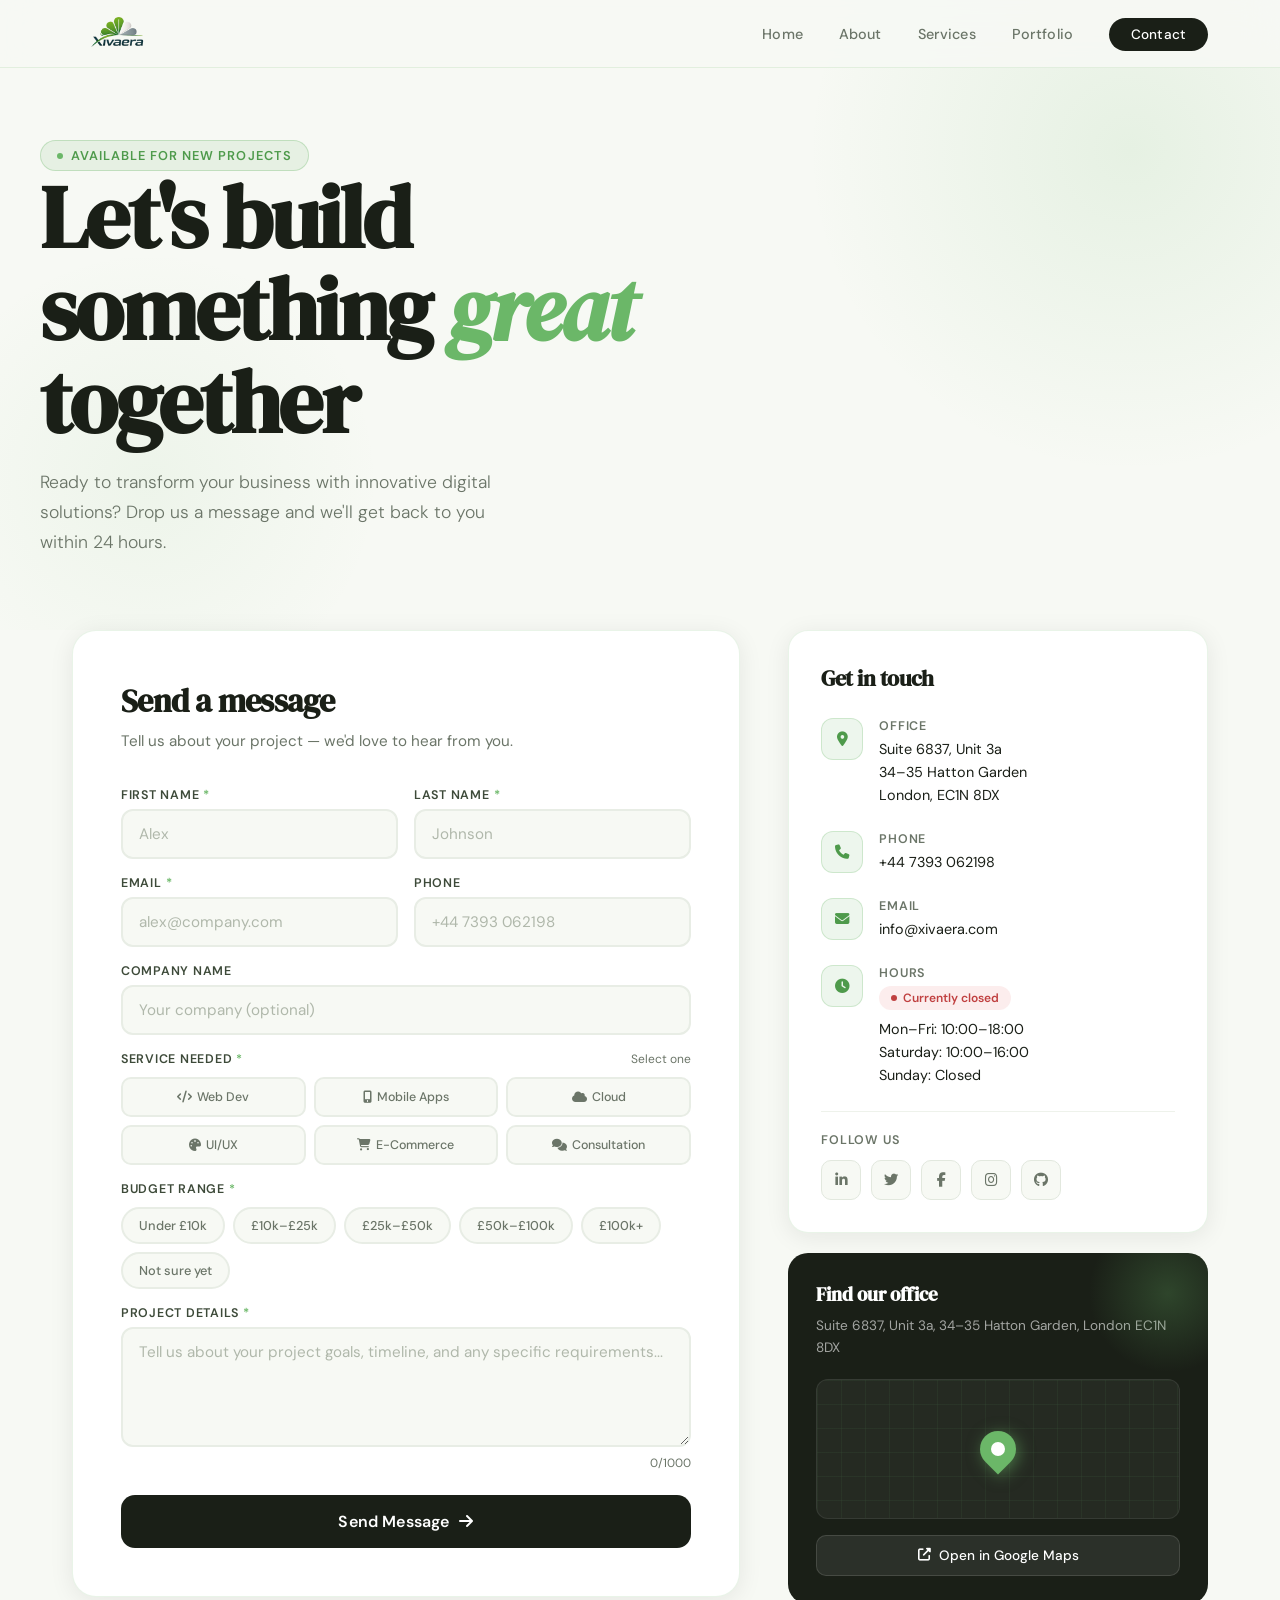
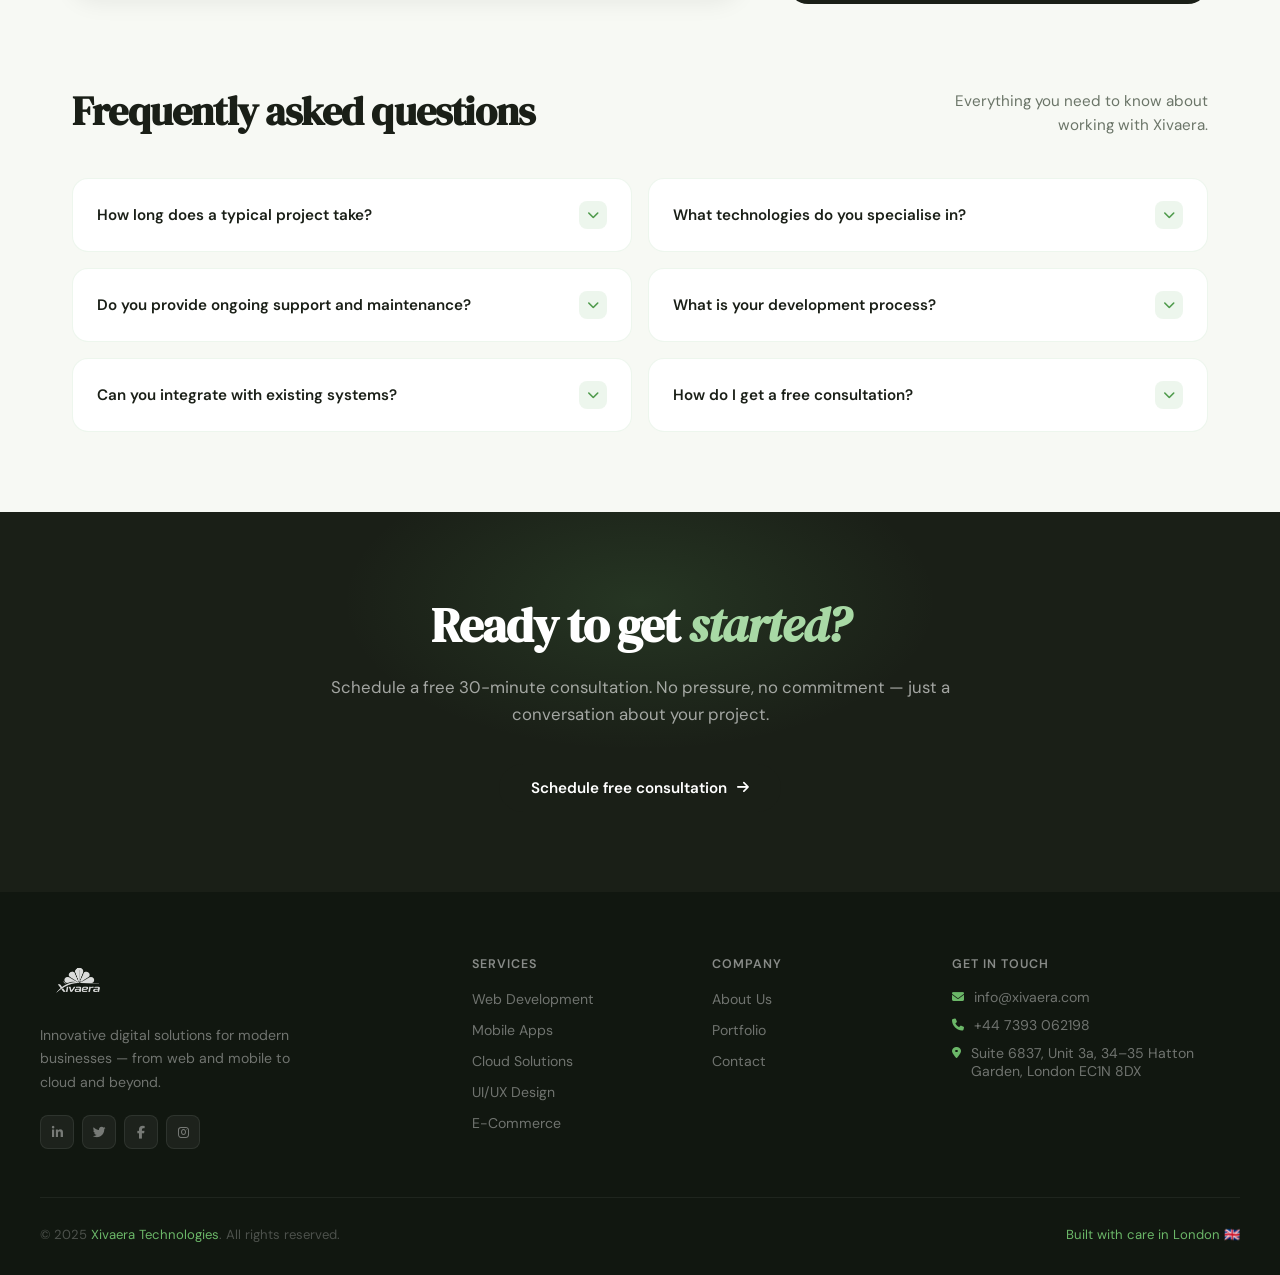
<file: contact.html>
<!DOCTYPE html>
<html lang="en">
<head>
    <meta charset="UTF-8">
    <meta name="viewport" content="width=device-width, initial-scale=1.0">
    <title>Contact Us — Xivaera Technologies</title>
    <meta name="description" content="Get in touch with Xivaera Technologies. Contact us for web development, mobile apps, and digital solutions. Free consultation available.">

    <link rel="preconnect" href="https://fonts.googleapis.com">
    <link href="https://fonts.googleapis.com/css2?family=DM+Serif+Display:ital@0;1&family=DM+Sans:wght@300;400;500;600&display=swap" rel="stylesheet">
    <link rel="stylesheet" href="https://cdnjs.cloudflare.com/ajax/libs/font-awesome/6.4.0/css/all.min.css">
    <link rel="stylesheet" href="assets/css/style.css">

    <style>
        .hero {
            padding: 140px 32px 72px;
        }

        .hero-inner {
            max-width: 1200px;
            margin: 0 auto;
            position: relative;
            z-index: 1;
        }

        .hero h1 {
            font-family: 'DM Serif Display', serif;
            font-size: clamp(3rem, 7vw, 5.5rem);
            line-height: 1.05;
            color: var(--ink);
            letter-spacing: -0.03em;
            max-width: 700px;
        }

        .hero h1 em {
            font-style: italic;
            color: var(--green);
        }

        .hero-sub {
            margin-top: 20px;
            font-size: 1.1rem;
            color: var(--ink-soft);
            max-width: 480px;
            line-height: 1.7;
            font-weight: 300;
        }

        .main-section {
            max-width: 1200px;
            margin: 0 auto;
            padding: 0 32px 80px;
            display: grid;
            grid-template-columns: 1fr 420px;
            gap: 48px;
            align-items: start;
        }

        .form-card {
            background: var(--white);
            border: 1px solid rgba(107,183,104,0.15);
            border-radius: 24px;
            padding: 48px;
            box-shadow: var(--shadow);
        }

        .form-card h2 {
            font-family: 'DM Serif Display', serif;
            font-size: 2rem;
            color: var(--ink);
            margin-bottom: 8px;
            letter-spacing: -0.02em;
        }

        .form-card p {
            color: var(--ink-soft);
            margin-bottom: 36px;
            font-size: 0.95rem;
        }

        .form-row {
            display: grid;
            grid-template-columns: 1fr 1fr;
            gap: 16px;
        }

        .field {
            display: flex;
            flex-direction: column;
            gap: 6px;
            margin-bottom: 16px;
        }

        .field label {
            font-size: 0.78rem;
            font-weight: 600;
            letter-spacing: 0.06em;
            text-transform: uppercase;
            color: var(--ink-mid);
        }

        .field input,
        .field select,
        .field textarea {
            width: 100%;
            padding: 13px 16px;
            border: 2px solid #e8ede5;
            border-radius: 12px;
            font-size: 0.95rem;
            color: var(--ink);
            background: var(--cream);
            transition: border-color 0.2s, box-shadow 0.2s, background 0.2s;
            outline: none;
            appearance: none;
        }

        .field input::placeholder,
        .field textarea::placeholder {
            color: #b0b8ab;
        }

        .field input:focus,
        .field select:focus,
        .field textarea:focus {
            border-color: var(--green);
            background: var(--white);
            box-shadow: 0 0 0 4px rgba(107,183,104,0.12);
        }

        .field select {
            background-image: url("data:image/svg+xml,%3Csvg xmlns='http://www.w3.org/2000/svg' width='16' height='16' viewBox='0 0 24 24' fill='none' stroke='%236b7568' stroke-width='2'%3E%3Cpolyline points='6 9 12 15 18 9'/%3E%3C/svg%3E");
            background-repeat: no-repeat;
            background-position: right 14px center;
            padding-right: 40px;
            cursor: pointer;
        }

        .field textarea {
            resize: vertical;
            min-height: 120px;
        }

        .char-count {
            text-align: right;
            font-size: 0.75rem;
            color: var(--ink-soft);
            margin-top: 2px;
        }

        .services-grid {
            display: grid;
            grid-template-columns: repeat(3, 1fr);
            gap: 8px;
            margin-bottom: 16px;
        }

        .service-chip {
            padding: 10px 12px;
            border: 2px solid #e8ede5;
            border-radius: 10px;
            font-size: 0.78rem;
            font-weight: 500;
            color: var(--ink-soft);
            cursor: pointer;
            transition: all 0.2s;
            text-align: center;
            background: var(--cream);
            user-select: none;
        }

        .service-chip:hover {
            border-color: var(--green-light);
            color: var(--green-dark);
        }

        .service-chip.selected {
            border-color: var(--green);
            background: var(--green-muted);
            color: var(--green-dark);
            font-weight: 600;
        }

        .field-label-row {
            display: flex;
            justify-content: space-between;
            align-items: center;
            margin-bottom: 10px;
        }

        .field-label-row label {
            font-size: 0.78rem;
            font-weight: 600;
            letter-spacing: 0.06em;
            text-transform: uppercase;
            color: var(--ink-mid);
        }

        .field-label-row span {
            font-size: 0.75rem;
            color: var(--ink-soft);
        }

        .budget-options {
            display: flex;
            flex-wrap: wrap;
            gap: 8px;
            margin-bottom: 16px;
        }

        .budget-chip {
            padding: 8px 16px;
            border: 2px solid #e8ede5;
            border-radius: 100px;
            font-size: 0.8rem;
            font-weight: 500;
            color: var(--ink-soft);
            cursor: pointer;
            transition: all 0.2s;
            background: var(--cream);
            user-select: none;
        }

        .budget-chip:hover {
            border-color: var(--green-light);
            color: var(--green-dark);
        }

        .budget-chip.selected {
            border-color: var(--green);
            background: var(--green-muted);
            color: var(--green-dark);
            font-weight: 600;
        }

        input[type="hidden"] {
            display: none;
        }

        .submit-btn {
            width: 100%;
            padding: 16px 24px;
            border-radius: 14px;
            font-size: 1rem;
            margin-top: 8px;
            letter-spacing: 0.01em;
        }

        .submit-btn:active {
            transform: translateY(0);
        }

        .submit-btn:disabled {
            opacity: 0.65;
            cursor: not-allowed;
            transform: none;
        }

        .sidebar {
            display: flex;
            flex-direction: column;
            gap: 20px;
        }

        .info-card {
            background: var(--white);
            border: 1px solid rgba(107,183,104,0.15);
            border-radius: 20px;
            padding: 32px;
            box-shadow: var(--shadow);
        }

        .info-card h3 {
            font-family: 'DM Serif Display', serif;
            font-size: 1.4rem;
            color: var(--ink);
            margin-bottom: 24px;
            letter-spacing: -0.02em;
        }

        .contact-item {
            display: flex;
            gap: 16px;
            margin-bottom: 24px;
            align-items: flex-start;
        }

        .contact-item:last-child {
            margin-bottom: 0;
        }

        .contact-icon {
            width: 42px;
            height: 42px;
            background: var(--green-muted);
            border: 1px solid rgba(107,183,104,0.25);
            border-radius: 12px;
            display: flex;
            align-items: center;
            justify-content: center;
            flex-shrink: 0;
            color: var(--green-dark);
            font-size: 0.9rem;
        }

        .contact-item-text h4 {
            font-size: 0.78rem;
            font-weight: 600;
            letter-spacing: 0.07em;
            text-transform: uppercase;
            color: var(--ink-soft);
            margin-bottom: 4px;
        }

        .contact-item-text p,
        .contact-item-text a {
            font-size: 0.9rem;
            color: var(--ink);
            line-height: 1.6;
        }

        .contact-item-text a:hover {
            color: var(--green);
        }

        .social-row {
            display: flex;
            gap: 10px;
            flex-wrap: wrap;
        }

        .social-btn {
            width: 40px;
            height: 40px;
            background: var(--cream);
            border: 1px solid #e2e8de;
            border-radius: 10px;
            display: flex;
            align-items: center;
            justify-content: center;
            color: var(--ink-soft);
            transition: all 0.2s;
            font-size: 0.9rem;
        }

        .social-btn:hover {
            background: var(--green);
            border-color: var(--green);
            color: white;
            transform: translateY(-2px);
        }

        .map-card {
            background: var(--ink);
            border-radius: 20px;
            padding: 28px;
            color: white;
            position: relative;
            overflow: hidden;
        }

        .map-card::before {
            content: '';
            position: absolute;
            top: -40px;
            right: -40px;
            width: 160px;
            height: 160px;
            background: radial-gradient(circle, rgba(107,183,104,0.25) 0%, transparent 70%);
        }

        .map-card h4 {
            font-family: 'DM Serif Display', serif;
            font-size: 1.2rem;
            margin-bottom: 8px;
        }

        .map-card p {
            font-size: 0.85rem;
            color: rgba(255,255,255,0.6);
            line-height: 1.6;
            margin-bottom: 20px;
        }

        .map-preview {
            height: 140px;
            background: rgba(255,255,255,0.05);
            border-radius: 12px;
            display: flex;
            align-items: center;
            justify-content: center;
            position: relative;
            overflow: hidden;
            margin-bottom: 16px;
            border: 1px solid rgba(255,255,255,0.08);
        }

        .map-preview::before {
            content: '';
            position: absolute;
            inset: 0;
            background:
                linear-gradient(rgba(107,183,104,0.07) 1px, transparent 1px),
                linear-gradient(90deg, rgba(107,183,104,0.07) 1px, transparent 1px);
            background-size: 24px 24px;
        }

        .map-pin {
            width: 36px;
            height: 36px;
            background: var(--green);
            border-radius: 50% 50% 50% 0;
            transform: rotate(-45deg);
            position: relative;
            box-shadow: 0 4px 16px rgba(107,183,104,0.5);
            z-index: 1;
        }

        .map-pin::after {
            content: '';
            position: absolute;
            width: 14px;
            height: 14px;
            background: white;
            border-radius: 50%;
            top: 50%;
            left: 50%;
            transform: translate(-50%,-50%);
        }

        .map-link {
            display: flex;
            align-items: center;
            gap: 8px;
            background: rgba(255,255,255,0.08);
            border: 1px solid rgba(255,255,255,0.12);
            color: white;
            padding: 11px 16px;
            border-radius: 10px;
            font-size: 0.85rem;
            font-weight: 500;
            transition: all 0.2s;
            width: 100%;
            justify-content: center;
        }

        .map-link:hover {
            background: var(--green);
            border-color: var(--green);
        }

        .faq-section {
            max-width: 1200px;
            margin: 0 auto;
            padding: 0 32px 80px;
        }

        .faq-header {
            display: flex;
            align-items: flex-end;
            justify-content: space-between;
            margin-bottom: 40px;
        }

        .faq-header h2 {
            font-family: 'DM Serif Display', serif;
            font-size: 2.5rem;
            color: var(--ink);
            letter-spacing: -0.02em;
        }

        .faq-header p {
            color: var(--ink-soft);
            max-width: 300px;
            text-align: right;
            font-size: 0.95rem;
            line-height: 1.6;
        }

        .faq-grid {
            display: grid;
            grid-template-columns: 1fr 1fr;
            gap: 16px;
        }

        .faq-item {
            background: var(--white);
            border: 1px solid rgba(107,183,104,0.12);
            border-radius: 16px;
            overflow: hidden;
        }

        .faq-btn {
            width: 100%;
            display: flex;
            justify-content: space-between;
            align-items: center;
            padding: 22px 24px;
            background: none;
            border: none;
            cursor: pointer;
            text-align: left;
            gap: 16px;
        }

        .faq-btn h3 {
            font-size: 0.95rem;
            font-weight: 600;
            color: var(--ink);
            flex: 1;
        }

        .faq-icon {
            width: 28px;
            height: 28px;
            background: var(--green-muted);
            border-radius: 8px;
            display: flex;
            align-items: center;
            justify-content: center;
            color: var(--green-dark);
            font-size: 0.75rem;
            flex-shrink: 0;
            transition: all 0.2s;
        }

        .faq-item.open .faq-icon {
            background: var(--green);
            color: white;
            transform: rotate(180deg);
        }

        .faq-body {
            max-height: 0;
            overflow: hidden;
            transition: max-height 0.3s ease, padding 0.3s;
            padding: 0 24px;
        }

        .faq-body p {
            padding-bottom: 22px;
            font-size: 0.9rem;
            color: var(--ink-soft);
            line-height: 1.75;
            border-top: 1px solid #eef2eb;
            padding-top: 16px;
        }

        .faq-item.open .faq-body {
            max-height: 300px;
        }

        .cta-section {
            background: var(--ink);
            padding: 80px 32px;
            position: relative;
            overflow: hidden;
        }

        .cta-section::before {
            content: '';
            position: absolute;
            top: -60px;
            left: 50%;
            transform: translateX(-50%);
            width: 600px;
            height: 300px;
            background: radial-gradient(ellipse, rgba(107,183,104,0.15) 0%, transparent 70%);
        }

        .cta-inner {
            max-width: 700px;
            margin: 0 auto;
            text-align: center;
            position: relative;
        }

        .cta-inner h2 {
            font-family: 'DM Serif Display', serif;
            font-size: 3rem;
            color: white;
            letter-spacing: -0.02em;
            margin-bottom: 16px;
        }

        .cta-inner h2 em {
            font-style: italic;
            color: var(--green-light);
        }

        .cta-inner p {
            color: rgba(255,255,255,0.6);
            font-size: 1.05rem;
            margin-bottom: 36px;
            line-height: 1.6;
        }

        @media (max-width: 900px) {
            .main-section {
                grid-template-columns: 1fr;
            }

            .sidebar {
                display: contents;
            }

            .info-card {
                order: 2;
            }

            .map-card {
                order: 3;
            }

            .form-card {
                order: 1;
            }

            .faq-grid {
                grid-template-columns: 1fr;
            }

            .faq-header {
                flex-direction: column;
                align-items: flex-start;
                gap: 8px;
            }

            .faq-header p {
                text-align: left;
            }

            .services-grid {
                grid-template-columns: 1fr 1fr;
            }
        }

        @media (max-width: 540px) {
            .hero {
                padding: 120px 20px 48px;
            }

            .main-section,
            .faq-section {
                padding-left: 20px;
                padding-right: 20px;
            }

            .form-card {
                padding: 28px 20px;
            }

            .form-row {
                grid-template-columns: 1fr;
            }

            .services-grid {
                grid-template-columns: 1fr;
            }

            .cta-section {
                padding: 80px 20px;
            }
        }
    </style>
</head>
<body>
    <nav>
        <div class="nav-inner">
            <a href="index.html">
                <img src="assets/img/logo.png" alt="Xivaera Technologies" style="height:62px;width:auto;display:block;">
            </a>

            <ul class="nav-links">
                <li><a href="index.html">Home</a></li>
                <li><a href="about.html">About</a></li>
                <li><a href="services.html">Services</a></li>
                <li><a href="portfolio.html">Portfolio</a></li>
                <li><a href="contact.html" class="active nav-cta">Contact</a></li>
            </ul>

            <button class="mob-menu-btn" aria-label="Menu">
                <i class="fas fa-bars"></i>
            </button>
        </div>
    </nav>

    <div class="mobile-menu">
        <a href="index.html">Home</a>
        <a href="about.html">About</a>
        <a href="services.html">Services</a>
        <a href="portfolio.html">Portfolio</a>
        <a href="contact.html" class="active">Contact</a>
    </div>

    <section class="hero">
        <div class="hero-inner fade-up">
            <div class="hero-tag">Available for new projects</div>
            <h1>Let's build something <em>great</em> together</h1>
            <p class="hero-sub">Ready to transform your business with innovative digital solutions? Drop us a message and we'll get back to you within 24 hours.</p>
        </div>
    </section>

    <section class="main-section">
        <div class="form-card fade-up">
            <h2>Send a message</h2>
            <p>Tell us about your project — we'd love to hear from you.</p>

            <form id="contact-form" novalidate>
                <div class="form-row">
                    <div class="field">
                        <label for="firstName">First Name <span style="color:var(--green)">*</span></label>
                        <input type="text" id="firstName" name="firstName" placeholder="Alex" required>
                        <span class="field-error" id="err-firstName">Please enter your first name</span>
                    </div>
                    <div class="field">
                        <label for="lastName">Last Name <span style="color:var(--green)">*</span></label>
                        <input type="text" id="lastName" name="lastName" placeholder="Johnson" required>
                        <span class="field-error" id="err-lastName">Please enter your last name</span>
                    </div>
                </div>

                <div class="form-row">
                    <div class="field">
                        <label for="email">Email <span style="color:var(--green)">*</span></label>
                        <input type="email" id="email" name="email" placeholder="alex@company.com" required>
                        <span class="field-error" id="err-email">Please enter a valid email</span>
                    </div>
                    <div class="field">
                        <label for="phone">Phone</label>
                        <input type="tel" id="phone" name="phone" placeholder="+44 7393 062198">
                    </div>
                </div>

                <div class="field">
                    <label for="company">Company Name</label>
                    <input type="text" id="company" name="company" placeholder="Your company (optional)">
                </div>

                <div style="margin-bottom:16px">
                    <div class="field-label-row">
                        <label>Service Needed <span style="color:var(--green)">*</span></label>
                        <span id="service-hint">Select one</span>
                    </div>

                    <div class="services-grid" id="service-chips">
                        <div class="service-chip" data-value="web-development"><i class="fas fa-code" style="margin-right:5px;font-size:0.75rem"></i>Web Dev</div>
                        <div class="service-chip" data-value="mobile-apps"><i class="fas fa-mobile-alt" style="margin-right:5px;font-size:0.75rem"></i>Mobile Apps</div>
                        <div class="service-chip" data-value="cloud-solutions"><i class="fas fa-cloud" style="margin-right:5px;font-size:0.75rem"></i>Cloud</div>
                        <div class="service-chip" data-value="ui-ux-design"><i class="fas fa-palette" style="margin-right:5px;font-size:0.75rem"></i>UI/UX</div>
                        <div class="service-chip" data-value="e-commerce"><i class="fas fa-shopping-cart" style="margin-right:5px;font-size:0.75rem"></i>E-Commerce</div>
                        <div class="service-chip" data-value="consultation"><i class="fas fa-comments" style="margin-right:5px;font-size:0.75rem"></i>Consultation</div>
                    </div>

                    <input type="hidden" id="service" name="service">
                    <span class="field-error" id="err-service">Please select a service</span>
                </div>

                <div style="margin-bottom:16px">
                    <div class="field-label-row">
                        <label>Budget Range <span style="color:var(--green)">*</span></label>
                    </div>

                    <div class="budget-options" id="budget-chips">
                        <div class="budget-chip" data-value="under-10k">Under £10k</div>
                        <div class="budget-chip" data-value="10k-25k">£10k–£25k</div>
                        <div class="budget-chip" data-value="25k-50k">£25k–£50k</div>
                        <div class="budget-chip" data-value="50k-100k">£50k–£100k</div>
                        <div class="budget-chip" data-value="over-100k">£100k+</div>
                        <div class="budget-chip" data-value="not-sure">Not sure yet</div>
                    </div>

                    <input type="hidden" id="budget" name="budget">
                    <span class="field-error" id="err-budget">Please select a budget range</span>
                </div>

                <div class="field">
                    <label for="message">Project Details <span style="color:var(--green)">*</span></label>
                    <textarea id="message" name="message" placeholder="Tell us about your project goals, timeline, and any specific requirements..." required maxlength="1000"></textarea>
                    <div class="char-count"><span id="char-count">0</span>/1000</div>
                    <span class="field-error" id="err-message">Please describe your project</span>
                </div>

                <button type="submit" class="submit-btn" id="submit-btn">
                    <span id="btn-text">Send Message</span>
                    <i class="fas fa-arrow-right" id="btn-icon"></i>
                </button>
            </form>
        </div>

        <div class="sidebar">
            <div class="info-card fade-up delay-1">
                <h3>Get in touch</h3>

                <div class="contact-item">
                    <div class="contact-icon"><i class="fas fa-map-marker-alt"></i></div>
                    <div class="contact-item-text">
                        <h4>Office</h4>
                        <p>Suite 6837, Unit 3a<br>34–35 Hatton Garden<br>London, EC1N 8DX</p>
                    </div>
                </div>

                <div class="contact-item">
                    <div class="contact-icon"><i class="fas fa-phone"></i></div>
                    <div class="contact-item-text">
                        <h4>Phone</h4>
                        <a href="tel:+447393062198">+44 7393 062198</a>
                    </div>
                </div>

                <div class="contact-item">
                    <div class="contact-icon"><i class="fas fa-envelope"></i></div>
                    <div class="contact-item-text">
                        <h4>Email</h4>
                        <a href="mailto:info@xivaera.com">info@xivaera.com</a>
                    </div>
                </div>

                <div class="contact-item" style="margin-bottom:0">
                    <div class="contact-icon"><i class="fas fa-clock"></i></div>
                    <div class="contact-item-text">
                        <h4>Hours</h4>
                        <div class="hours-status" id="hours-badge">Loading...</div>
                        <p>Mon–Fri: 10:00–18:00<br>Saturday: 10:00–16:00<br>Sunday: Closed</p>
                    </div>
                </div>

                <div style="margin-top:24px;padding-top:20px;border-top:1px solid #eef2eb">
                    <p style="font-size:0.78rem;font-weight:600;letter-spacing:0.07em;text-transform:uppercase;color:var(--ink-soft);margin-bottom:12px">Follow Us</p>
                    <div class="social-row">
                        <a href="#" class="social-btn" aria-label="LinkedIn"><i class="fab fa-linkedin-in"></i></a>
                        <a href="#" class="social-btn" aria-label="Twitter"><i class="fab fa-twitter"></i></a>
                        <a href="#" class="social-btn" aria-label="Facebook"><i class="fab fa-facebook-f"></i></a>
                        <a href="#" class="social-btn" aria-label="Instagram"><i class="fab fa-instagram"></i></a>
                        <a href="#" class="social-btn" aria-label="GitHub"><i class="fab fa-github"></i></a>
                    </div>
                </div>
            </div>

            <div class="map-card fade-up delay-2">
                <h4>Find our office</h4>
                <p>Suite 6837, Unit 3a, 34–35 Hatton Garden, London EC1N 8DX</p>
                <div class="map-preview">
                    <div class="map-pin"></div>
                </div>
                <a href="https://www.google.com/maps?ll=51.520032,-0.108125&z=16&t=m&hl=en&gl=IN&mapclient=embed&cid=14204225801665394951" target="_blank" rel="noopener" class="map-link">
                    <i class="fas fa-external-link-alt" style="font-size:0.8rem"></i>
                    Open in Google Maps
                </a>
            </div>
        </div>
    </section>

    <section class="faq-section">
        <div class="faq-header fade-up">
            <h2>Frequently asked questions</h2>
            <p>Everything you need to know about working with Xivaera.</p>
        </div>

        <div class="faq-grid">
            <div class="faq-item">
                <button class="faq-btn">
                    <h3>How long does a typical project take?</h3>
                    <div class="faq-icon"><i class="fas fa-chevron-down"></i></div>
                </button>
                <div class="faq-body">
                    <p>Project timelines vary by complexity. A simple website typically takes 2–4 weeks, while complex web applications or mobile apps can take 2–6 months. We provide detailed timelines during our initial consultation.</p>
                </div>
            </div>

            <div class="faq-item">
                <button class="faq-btn">
                    <h3>What technologies do you specialise in?</h3>
                    <div class="faq-icon"><i class="fas fa-chevron-down"></i></div>
                </button>
                <div class="faq-body">
                    <p>We specialise in Angular, React, Node.js, MongoDB, and Supabase for web. For mobile we use React Native and Flutter. Cloud platforms include AWS and GCP, with Tailwind CSS for modern UI.</p>
                </div>
            </div>

            <div class="faq-item">
                <button class="faq-btn">
                    <h3>Do you provide ongoing support and maintenance?</h3>
                    <div class="faq-icon"><i class="fas fa-chevron-down"></i></div>
                </button>
                <div class="faq-body">
                    <p>Yes — we offer comprehensive support and maintenance packages including updates, security patches, performance monitoring, and technical support across different tiers.</p>
                </div>
            </div>

            <div class="faq-item">
                <button class="faq-btn">
                    <h3>What is your development process?</h3>
                    <div class="faq-icon"><i class="fas fa-chevron-down"></i></div>
                </button>
                <div class="faq-body">
                    <p>Discovery → Planning → Development (agile) → Launch. We maintain clear communication at every phase and keep you involved in key decisions throughout.</p>
                </div>
            </div>

            <div class="faq-item">
                <button class="faq-btn">
                    <h3>Can you integrate with existing systems?</h3>
                    <div class="faq-icon"><i class="fas fa-chevron-down"></i></div>
                </button>
                <div class="faq-body">
                    <p>Absolutely. We have extensive experience integrating with existing infrastructure, migrating legacy applications, and enhancing current platforms with minimal disruption.</p>
                </div>
            </div>

            <div class="faq-item">
                <button class="faq-btn">
                    <h3>How do I get a free consultation?</h3>
                    <div class="faq-icon"><i class="fas fa-chevron-down"></i></div>
                </button>
                <div class="faq-body">
                    <p>Simply fill out the contact form above or give us a call. We'll schedule a 30-minute discovery call to understand your needs and outline how we can help — completely free, no obligation.</p>
                </div>
            </div>
        </div>
    </section>

    <section class="cta-section">
        <div class="cta-inner fade-up">
            <h2>Ready to get <em>started?</em></h2>
            <p>Schedule a free 30-minute consultation. No pressure, no commitment — just a conversation about your project.</p>
            <a href="#contact-form" class="btn-primary">
                Schedule free consultation
                <i class="fas fa-arrow-right" style="font-size:0.85rem"></i>
            </a>
        </div>
    </section>

    <footer class="footer">
        <div class="footer-inner">
            <div class="footer-grid">
                <div class="footer-brand">
                    <img src="assets/img/logo.png" alt="Xivaera Technologies" style="height:52px;width:auto;filter:brightness(0) invert(1);opacity:0.85">
                    <p>Innovative digital solutions for modern businesses — from web and mobile to cloud and beyond.</p>
                    <div class="footer-social">
                        <a href="#" aria-label="LinkedIn"><i class="fab fa-linkedin-in"></i></a>
                        <a href="#" aria-label="Twitter"><i class="fab fa-twitter"></i></a>
                        <a href="#" aria-label="Facebook"><i class="fab fa-facebook-f"></i></a>
                        <a href="#" aria-label="Instagram"><i class="fab fa-instagram"></i></a>
                    </div>
                </div>

                <div class="footer-col">
                    <h4>Services</h4>
                    <ul>
                        <li><a href="services.html">Web Development</a></li>
                        <li><a href="services.html">Mobile Apps</a></li>
                        <li><a href="services.html">Cloud Solutions</a></li>
                        <li><a href="services.html">UI/UX Design</a></li>
                        <li><a href="services.html">E-Commerce</a></li>
                    </ul>
                </div>

                <div class="footer-col">
                    <h4>Company</h4>
                    <ul>
                        <li><a href="about.html">About Us</a></li>
                        <li><a href="portfolio.html">Portfolio</a></li>
                        <li><a href="contact.html">Contact</a></li>
                    </ul>
                </div>

                <div class="footer-col">
                    <h4>Get in touch</h4>
                    <div class="footer-contact">
                        <div class="footer-contact-item">
                            <i class="fas fa-envelope"></i>
                            <a href="mailto:info@xivaera.com">info@xivaera.com</a>
                        </div>
                        <div class="footer-contact-item">
                            <i class="fas fa-phone"></i>
                            <a href="tel:+447393062198">+44 7393 062198</a>
                        </div>
                        <div class="footer-contact-item">
                            <i class="fas fa-map-marker-alt"></i>
                            <span>Suite 6837, Unit 3a, 34–35 Hatton Garden, London EC1N 8DX</span>
                        </div>
                    </div>
                </div>
            </div>

            <div class="footer-bottom">
                <span style="color:rgba(255,255,255,0.25)">&copy; 2025 <span>Xivaera Technologies</span>. All rights reserved.</span>
                <span>Built with care in London 🇬🇧</span>
            </div>
        </div>
    </footer>

    <div class="toast" id="toast">
        <div class="toast-icon" id="toast-icon"></div>
        <div class="toast-content">
            <h4 id="toast-title"></h4>
            <p id="toast-msg"></p>
        </div>
        <button class="toast-close" id="toast-close" aria-label="Close">✕</button>
    </div>

    <script>
        document.querySelectorAll('.faq-btn').forEach(btn => {
            btn.addEventListener('click', () => {
                const item = btn.closest('.faq-item');
                const isOpen = item.classList.contains('open');

                document.querySelectorAll('.faq-item').forEach(i => i.classList.remove('open'));
                if (!isOpen) item.classList.add('open');
            });
        });
    </script>
    <script src="assets/js/main.js"></script>
</body>
</html>
</file>
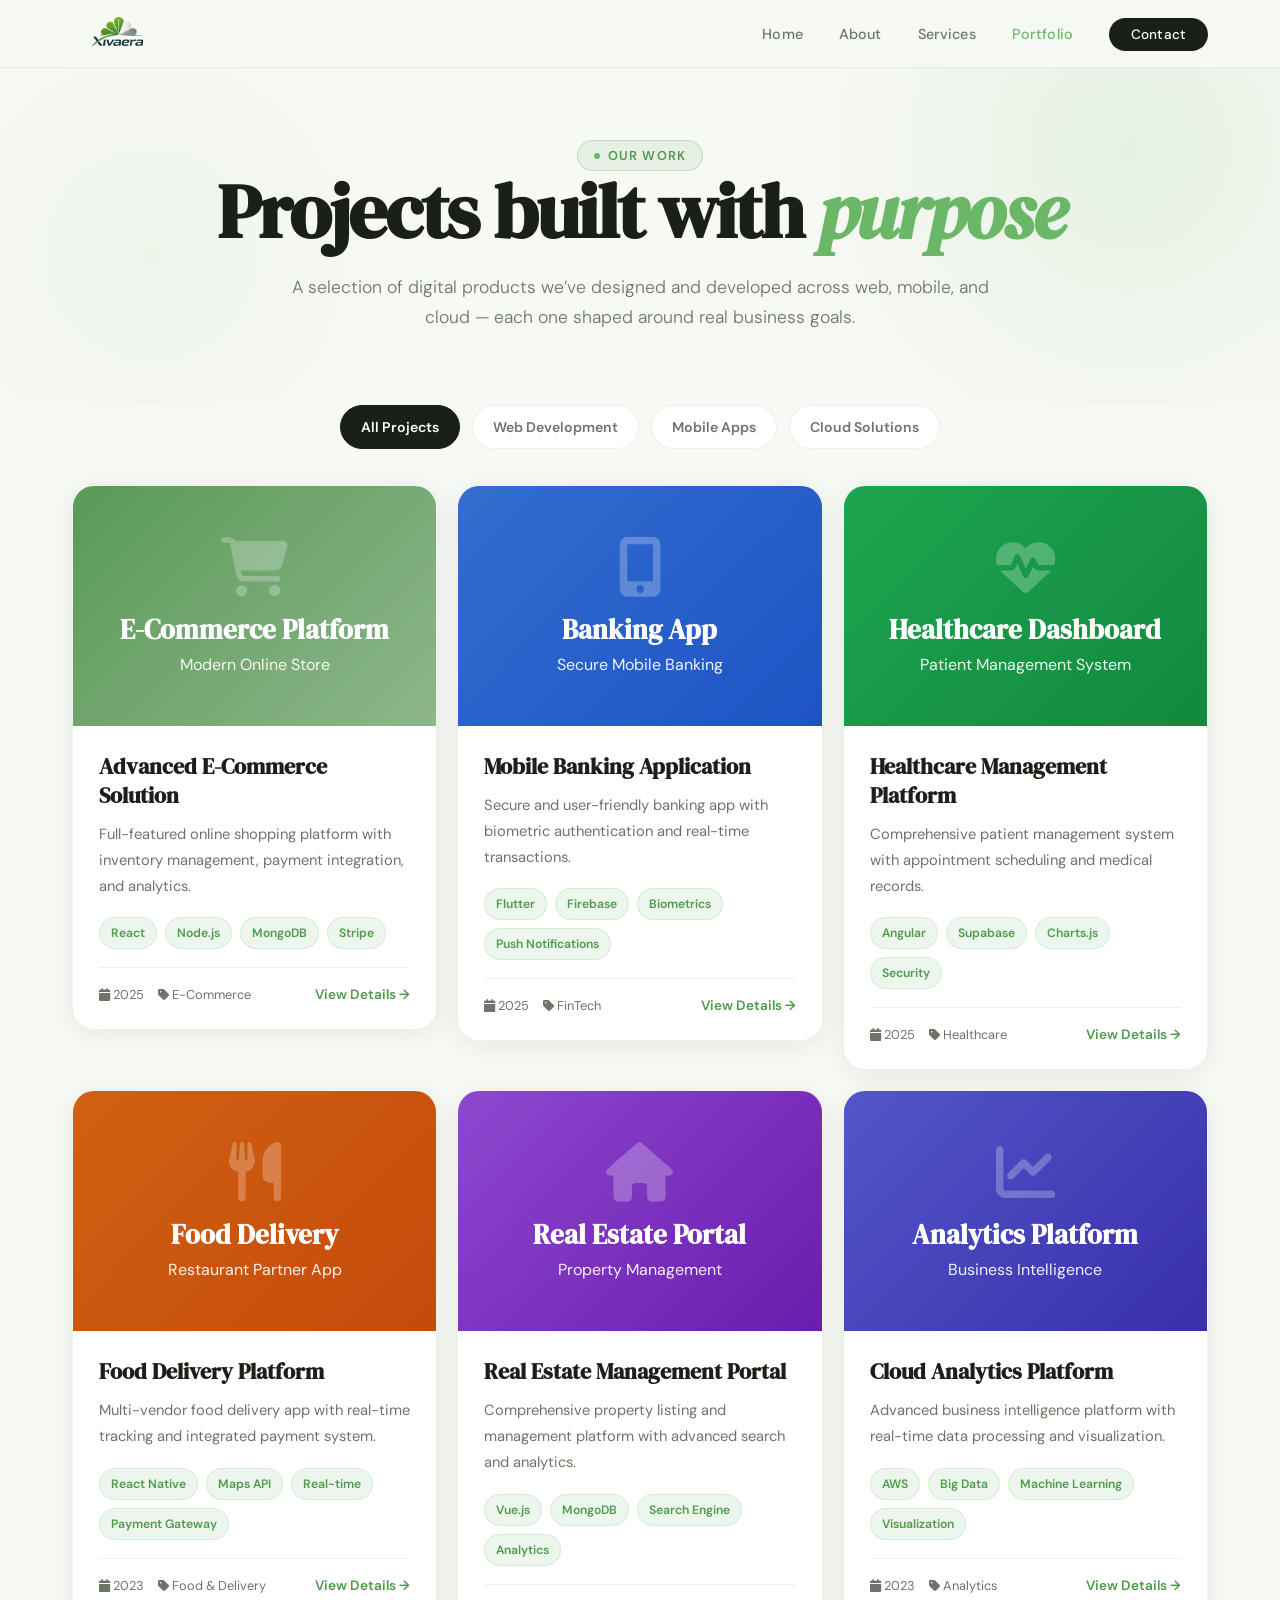
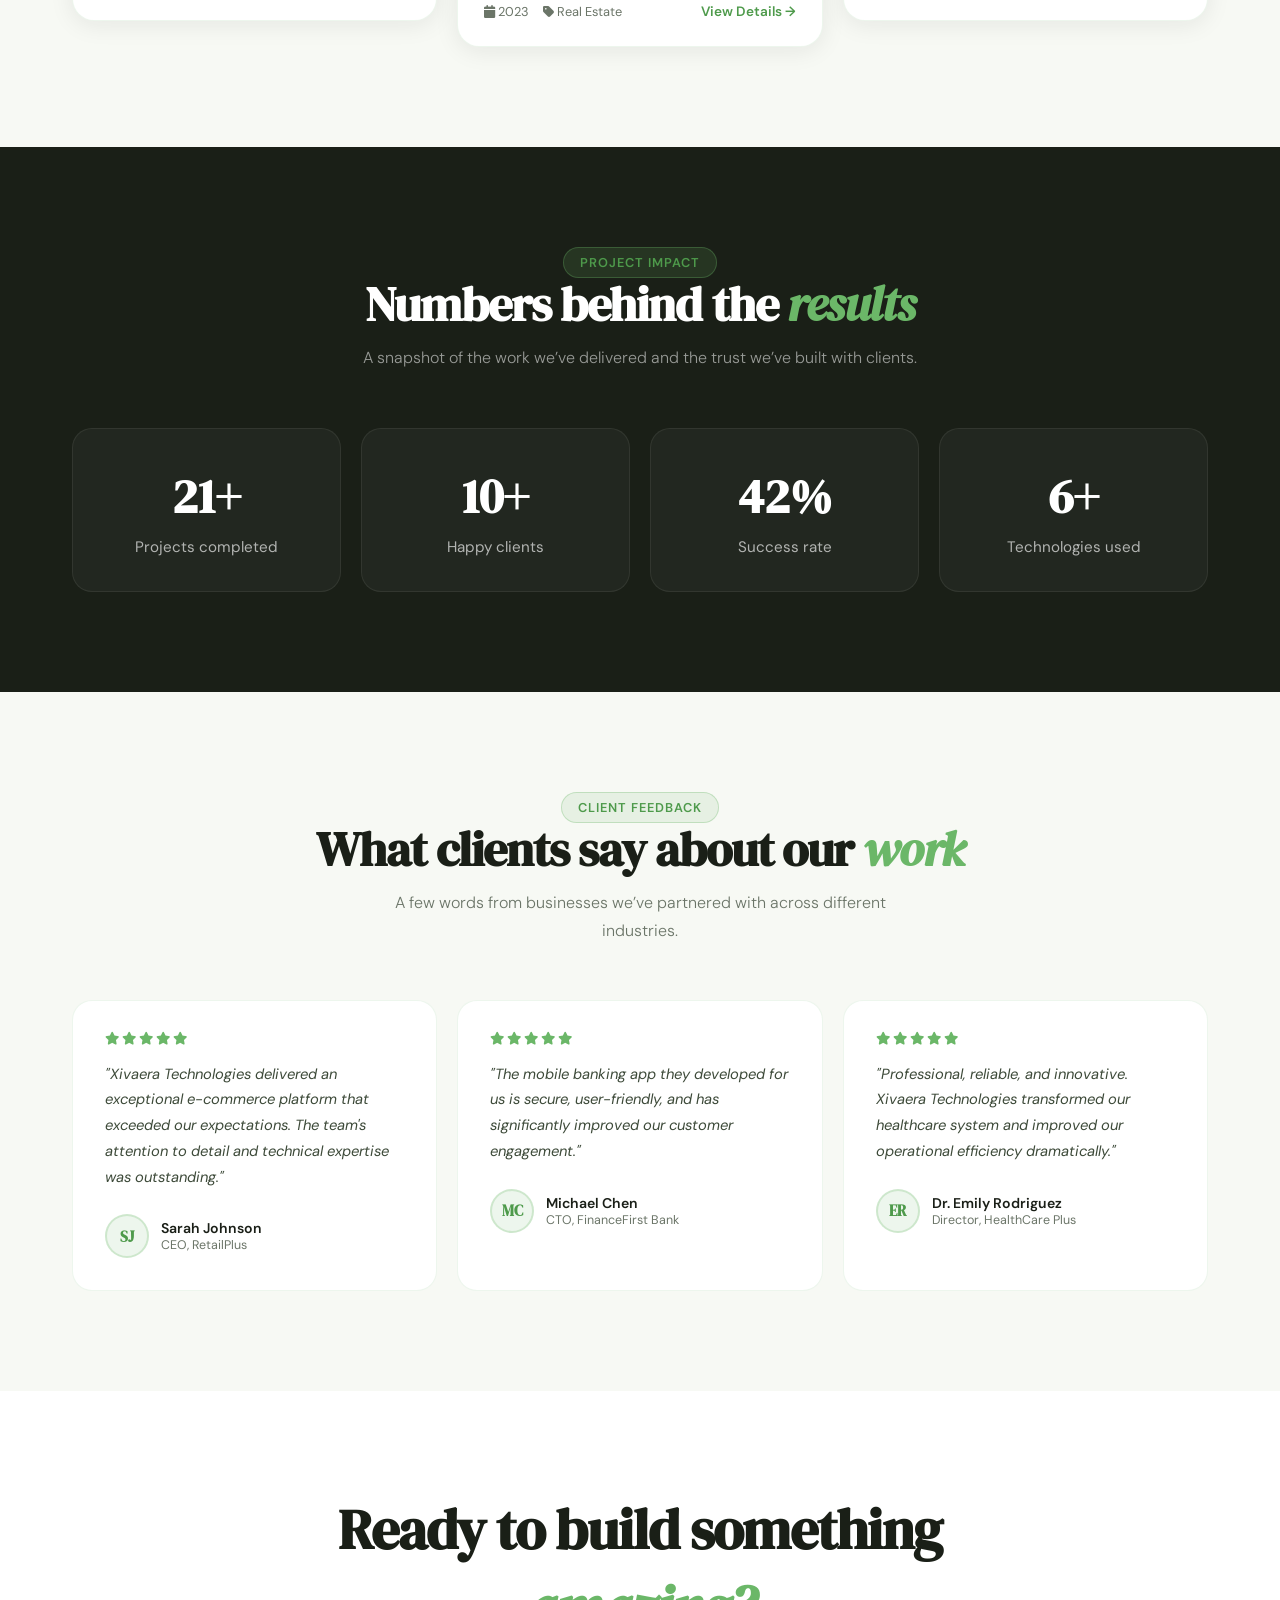
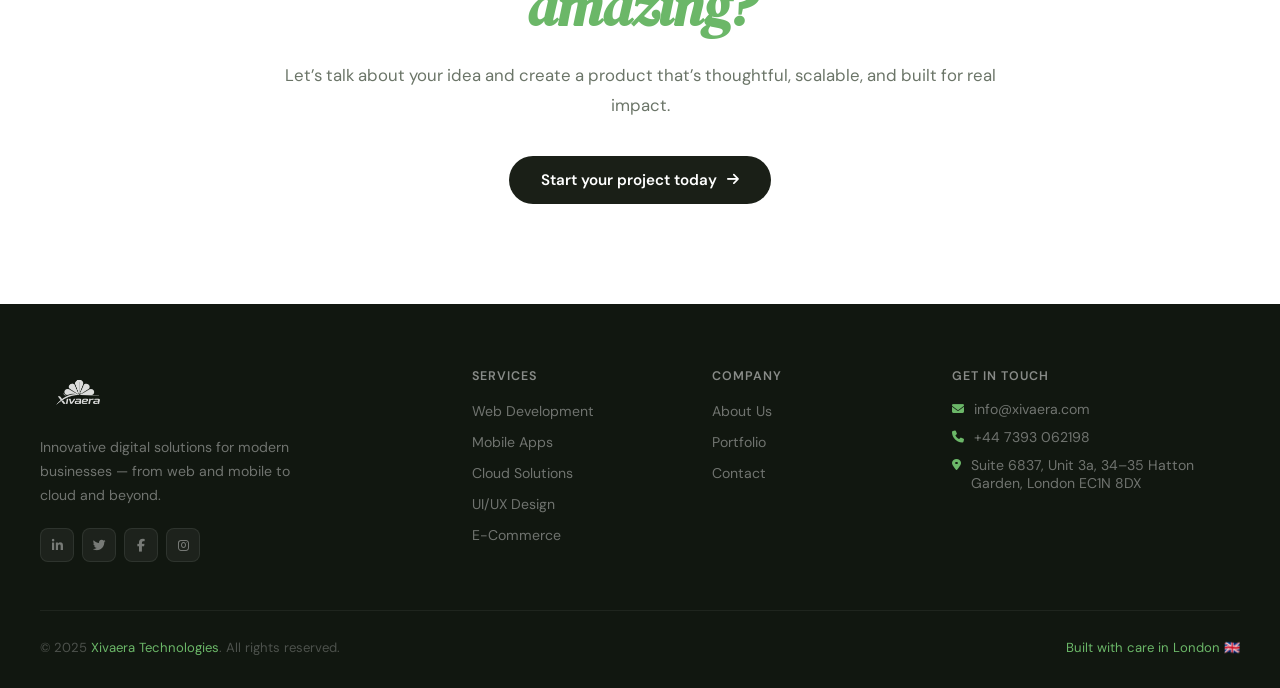
<file: portfolio.html>
<!DOCTYPE html>
<html lang="en">
<head>
    <meta charset="UTF-8">
    <meta name="viewport" content="width=device-width, initial-scale=1.0">
    <title>Portfolio — Xivaera Technologies</title>
    <meta name="description" content="Explore our portfolio of web applications, mobile apps, and digital solutions built by Xivaera Technologies.">

    <link rel="preconnect" href="https://fonts.googleapis.com">
    <link href="https://fonts.googleapis.com/css2?family=DM+Serif+Display:ital@0;1&family=DM+Sans:wght@300;400;500;600&display=swap" rel="stylesheet">
    <link rel="stylesheet" href="https://cdnjs.cloudflare.com/ajax/libs/font-awesome/6.4.0/css/all.min.css">
    <link rel="stylesheet" href="assets/css/style.css">

    <style>
        .hero {
            padding: 140px 32px 72px;
        }

        .hero-inner {
            max-width: 1200px;
            margin: 0 auto;
            text-align: center;
            position: relative;
            z-index: 1;
        }

        .hero h1 {
            font-family: 'DM Serif Display', serif;
            font-size: clamp(3rem, 6vw, 5rem);
            line-height: 1.05;
            color: var(--ink);
            letter-spacing: -0.03em;
            margin-bottom: 20px;
        }

        .hero h1 em {
            color: var(--green);
            font-style: italic;
        }

        .hero-sub {
            max-width: 720px;
            margin: 0 auto;
            font-size: 1.1rem;
            color: var(--ink-soft);
            line-height: 1.75;
            font-weight: 300;
        }

        .filter-section {
            padding: 0 0 36px;
        }

        .filter-row {
            display: flex;
            justify-content: center;
            flex-wrap: wrap;
            gap: 12px;
        }

        .filter-btn {
            border: 1px solid rgba(107,183,104,0.15);
            background: var(--white);
            color: var(--ink-soft);
            padding: 12px 20px;
            border-radius: 100px;
            font-size: 0.88rem;
            font-weight: 600;
            cursor: pointer;
        }

        .filter-btn:hover,
        .filter-btn.active {
            background: var(--ink);
            color: white;
            border-color: var(--ink);
        }

        .portfolio-section {
            padding: 0 0 100px;
        }

        .portfolio-grid {
            display: grid;
            grid-template-columns: repeat(3, 1fr);
            gap: 20px;
        }

        .portfolio-item {
            transition: opacity 0.3s ease, transform 0.3s ease;
        }

        .project-card {
            background: var(--white);
            border: 1px solid rgba(107,183,104,0.12);
            border-radius: 22px;
            overflow: hidden;
            transition: all 0.3s;
            box-shadow: var(--shadow);
        }

        .project-card:hover {
            transform: translateY(-6px);
            box-shadow: var(--shadow-lg);
        }

        .project-visual {
            height: 240px;
            display: flex;
            align-items: center;
            justify-content: center;
            position: relative;
            overflow: hidden;
            color: white;
            text-align: center;
            padding: 24px;
        }

        .project-visual::after {
            content: '';
            position: absolute;
            inset: 0;
            background: rgba(0,0,0,0.16);
            transition: background 0.25s;
        }

        .project-card:hover .project-visual::after {
            background: rgba(0,0,0,0.08);
        }

        .project-visual-content {
            position: relative;
            z-index: 1;
        }

        .project-visual i {
            font-size: 3.7rem;
            margin-bottom: 14px;
            opacity: 0.25;
        }

        .project-visual h3 {
            font-family: 'DM Serif Display', serif;
            font-size: 1.7rem;
            margin-bottom: 6px;
        }

        .project-visual p {
            font-size: 1rem;
            opacity: 0.92;
        }

        .project-body {
            padding: 26px;
        }

        .project-body h3 {
            font-family: 'DM Serif Display', serif;
            font-size: 1.35rem;
            color: var(--ink);
            margin-bottom: 12px;
        }

        .project-body > p {
            font-size: 0.92rem;
            color: var(--ink-soft);
            line-height: 1.75;
            margin-bottom: 18px;
        }

        .project-tags {
            display: flex;
            flex-wrap: wrap;
            gap: 8px;
            margin-bottom: 18px;
        }

        .project-tag {
            background: var(--green-muted);
            color: var(--green-dark);
            border: 1px solid rgba(107,183,104,0.18);
            padding: 7px 11px;
            border-radius: 100px;
            font-size: 0.76rem;
            font-weight: 600;
        }

        .project-meta {
            display: flex;
            justify-content: space-between;
            align-items: center;
            gap: 12px;
            padding-top: 18px;
            border-top: 1px solid #eef2eb;
        }

        .project-info {
            display: flex;
            flex-wrap: wrap;
            gap: 14px;
            font-size: 0.8rem;
            color: var(--ink-soft);
        }

        .project-link {
            background: none;
            border: none;
            color: var(--green-dark);
            font-weight: 600;
            font-size: 0.85rem;
            cursor: pointer;
        }

        .stats-section {
            background: var(--ink);
            padding: 100px 0;
        }

        .stats-head {
            text-align: center;
            margin-bottom: 56px;
        }

        .stats-head .section-heading {
            color: white;
        }

        .stats-head .section-sub {
            color: rgba(255,255,255,0.55);
            margin: 0 auto;
        }

        .stats-head .section-tag {
            background: rgba(107,183,104,0.15);
            border-color: rgba(107,183,104,0.3);
        }

        .stats-grid {
            display: grid;
            grid-template-columns: repeat(4, 1fr);
            gap: 20px;
        }

        .stat-card {
            text-align: center;
            background: rgba(255,255,255,0.04);
            border: 1px solid rgba(255,255,255,0.07);
            border-radius: 20px;
            padding: 34px 20px;
        }

        .stat-card h3 {
            font-family: 'DM Serif Display', serif;
            font-size: 3rem;
            color: white;
            margin-bottom: 8px;
        }

        .stat-card p {
            color: rgba(255,255,255,0.65);
            font-size: 0.95rem;
        }

        .testimonials-section {
            padding: 100px 0;
        }

        .testimonials-head {
            text-align: center;
            margin-bottom: 56px;
        }

        .testimonials-head .section-sub {
            margin: 0 auto;
        }

        .testimonials-grid {
            display: grid;
            grid-template-columns: repeat(3, 1fr);
            gap: 20px;
        }

        .testimonial-card {
            background: var(--white);
            border: 1px solid rgba(107,183,104,0.12);
            border-radius: 20px;
            padding: 32px;
            transition: all 0.3s;
        }

        .testimonial-card:hover {
            transform: translateY(-4px);
            box-shadow: var(--shadow);
        }

        .stars {
            display: flex;
            gap: 3px;
            margin-bottom: 16px;
        }

        .stars i {
            color: var(--green);
            font-size: 0.8rem;
        }

        .testimonial-card blockquote {
            font-size: 0.92rem;
            color: var(--ink-mid);
            line-height: 1.75;
            margin-bottom: 24px;
            font-style: italic;
        }

        .testimonial-author {
            display: flex;
            align-items: center;
            gap: 12px;
        }

        .author-avatar {
            width: 44px;
            height: 44px;
            border-radius: 50%;
            background: var(--green-muted);
            border: 2px solid rgba(107,183,104,0.25);
            display: flex;
            align-items: center;
            justify-content: center;
            font-family: 'DM Serif Display', serif;
            font-size: 0.95rem;
            color: var(--green-dark);
            font-weight: 600;
        }

        .author-info h4 {
            font-size: 0.88rem;
            font-weight: 600;
            color: var(--ink);
        }

        .author-info p {
            font-size: 0.78rem;
            color: var(--ink-soft);
        }

        .cta-section {
            background: var(--white);
            padding: 100px 32px;
        }

        .cta-inner {
            max-width: 760px;
            margin: 0 auto;
            text-align: center;
        }

        .cta-inner h2 {
            font-family: 'DM Serif Display', serif;
            font-size: clamp(2.2rem, 5vw, 3.5rem);
            color: var(--ink);
            letter-spacing: -0.02em;
            margin-bottom: 16px;
        }

        .cta-inner h2 em {
            font-style: italic;
            color: var(--green);
        }

        .cta-inner p {
            color: var(--ink-soft);
            font-size: 1.05rem;
            margin-bottom: 36px;
            line-height: 1.75;
        }

        @media (max-width: 1024px) {
            .portfolio-grid,
            .testimonials-grid {
                grid-template-columns: 1fr 1fr;
            }

            .stats-grid {
                grid-template-columns: 1fr 1fr;
            }
        }

        @media (max-width: 640px) {
            .hero {
                padding: 120px 20px 60px;
            }

            .portfolio-grid,
            .stats-grid,
            .testimonials-grid {
                grid-template-columns: 1fr;
            }

            .cta-section {
                padding: 80px 20px;
            }

            .project-meta {
                flex-direction: column;
                align-items: flex-start;
            }
        }
    </style>
</head>
<body>
    <nav>
        <div class="nav-inner">
            <a href="index.html">
                <img src="assets/img/logo.png" alt="Xivaera Technologies" style="height:62px;width:auto;display:block;">
            </a>

            <ul class="nav-links">
                <li><a href="index.html">Home</a></li>
                <li><a href="about.html">About</a></li>
                <li><a href="services.html">Services</a></li>
                <li><a href="portfolio.html" class="active">Portfolio</a></li>
                <li><a href="contact.html" class="nav-cta">Contact</a></li>
            </ul>

            <button class="mob-menu-btn" aria-label="Menu">
                <i class="fas fa-bars"></i>
            </button>
        </div>
    </nav>

    <div class="mobile-menu">
        <a href="index.html">Home</a>
        <a href="about.html">About</a>
        <a href="services.html">Services</a>
        <a href="portfolio.html" class="active">Portfolio</a>
        <a href="contact.html">Contact</a>
    </div>

    <section class="hero">
        <div class="hero-inner fade-up">
            <div class="hero-tag">Our work</div>
            <h1>Projects built with <em>purpose</em></h1>
            <p class="hero-sub">A selection of digital products we’ve designed and developed across web, mobile, and cloud — each one shaped around real business goals.</p>
        </div>
    </section>

    <section class="filter-section">
        <div class="section-wrap">
            <div class="filter-row fade-up">
                <button class="filter-btn active" data-filter="all">All Projects</button>
                <button class="filter-btn" data-filter="web">Web Development</button>
                <button class="filter-btn" data-filter="mobile">Mobile Apps</button>
                <button class="filter-btn" data-filter="cloud">Cloud Solutions</button>
            </div>
        </div>
    </section>

    <section class="portfolio-section">
        <div class="section-wrap">
            <div class="portfolio-grid" id="portfolio-grid">
                <div class="portfolio-item web fade-up delay-1">
                    <div class="project-card">
                        <div class="project-visual" style="background:linear-gradient(135deg, #6bb768, #a8d9a5);">
                            <div class="project-visual-content">
                                <i class="fas fa-shopping-cart"></i>
                                <h3>E-Commerce Platform</h3>
                                <p>Modern Online Store</p>
                            </div>
                        </div>
                        <div class="project-body">
                            <h3>Advanced E-Commerce Solution</h3>
                            <p>Full-featured online shopping platform with inventory management, payment integration, and analytics.</p>
                            <div class="project-tags">
                                <span class="project-tag">React</span>
                                <span class="project-tag">Node.js</span>
                                <span class="project-tag">MongoDB</span>
                                <span class="project-tag">Stripe</span>
                            </div>
                            <div class="project-meta">
                                <div class="project-info">
                                    <span><i class="fas fa-calendar"></i> 2025</span>
                                    <span><i class="fas fa-tag"></i> E-Commerce</span>
                                </div>
                                <button class="project-link">View Details →</button>
                            </div>
                        </div>
                    </div>
                </div>

                <div class="portfolio-item mobile fade-up delay-2">
                    <div class="project-card">
                        <div class="project-visual" style="background:linear-gradient(135deg, #3b82f6, #2563eb);">
                            <div class="project-visual-content">
                                <i class="fas fa-mobile-alt"></i>
                                <h3>Banking App</h3>
                                <p>Secure Mobile Banking</p>
                            </div>
                        </div>
                        <div class="project-body">
                            <h3>Mobile Banking Application</h3>
                            <p>Secure and user-friendly banking app with biometric authentication and real-time transactions.</p>
                            <div class="project-tags">
                                <span class="project-tag">Flutter</span>
                                <span class="project-tag">Firebase</span>
                                <span class="project-tag">Biometrics</span>
                                <span class="project-tag">Push Notifications</span>
                            </div>
                            <div class="project-meta">
                                <div class="project-info">
                                    <span><i class="fas fa-calendar"></i> 2025</span>
                                    <span><i class="fas fa-tag"></i> FinTech</span>
                                </div>
                                <button class="project-link">View Details →</button>
                            </div>
                        </div>
                    </div>
                </div>

                <div class="portfolio-item web cloud fade-up delay-3">
                    <div class="project-card">
                        <div class="project-visual" style="background:linear-gradient(135deg, #22c55e, #16a34a);">
                            <div class="project-visual-content">
                                <i class="fas fa-heartbeat"></i>
                                <h3>Healthcare Dashboard</h3>
                                <p>Patient Management System</p>
                            </div>
                        </div>
                        <div class="project-body">
                            <h3>Healthcare Management Platform</h3>
                            <p>Comprehensive patient management system with appointment scheduling and medical records.</p>
                            <div class="project-tags">
                                <span class="project-tag">Angular</span>
                                <span class="project-tag">Supabase</span>
                                <span class="project-tag">Charts.js</span>
                                <span class="project-tag">Security</span>
                            </div>
                            <div class="project-meta">
                                <div class="project-info">
                                    <span><i class="fas fa-calendar"></i> 2025</span>
                                    <span><i class="fas fa-tag"></i> Healthcare</span>
                                </div>
                                <button class="project-link">View Details →</button>
                            </div>
                        </div>
                    </div>
                </div>

                <div class="portfolio-item mobile fade-up delay-1">
                    <div class="project-card">
                        <div class="project-visual" style="background:linear-gradient(135deg, #f97316, #ea580c);">
                            <div class="project-visual-content">
                                <i class="fas fa-utensils"></i>
                                <h3>Food Delivery</h3>
                                <p>Restaurant Partner App</p>
                            </div>
                        </div>
                        <div class="project-body">
                            <h3>Food Delivery Platform</h3>
                            <p>Multi-vendor food delivery app with real-time tracking and integrated payment system.</p>
                            <div class="project-tags">
                                <span class="project-tag">React Native</span>
                                <span class="project-tag">Maps API</span>
                                <span class="project-tag">Real-time</span>
                                <span class="project-tag">Payment Gateway</span>
                            </div>
                            <div class="project-meta">
                                <div class="project-info">
                                    <span><i class="fas fa-calendar"></i> 2023</span>
                                    <span><i class="fas fa-tag"></i> Food & Delivery</span>
                                </div>
                                <button class="project-link">View Details →</button>
                            </div>
                        </div>
                    </div>
                </div>

                <div class="portfolio-item web fade-up delay-2">
                    <div class="project-card">
                        <div class="project-visual" style="background:linear-gradient(135deg, #a855f7, #7e22ce);">
                            <div class="project-visual-content">
                                <i class="fas fa-home"></i>
                                <h3>Real Estate Portal</h3>
                                <p>Property Management</p>
                            </div>
                        </div>
                        <div class="project-body">
                            <h3>Real Estate Management Portal</h3>
                            <p>Comprehensive property listing and management platform with advanced search and analytics.</p>
                            <div class="project-tags">
                                <span class="project-tag">Vue.js</span>
                                <span class="project-tag">MongoDB</span>
                                <span class="project-tag">Search Engine</span>
                                <span class="project-tag">Analytics</span>
                            </div>
                            <div class="project-meta">
                                <div class="project-info">
                                    <span><i class="fas fa-calendar"></i> 2023</span>
                                    <span><i class="fas fa-tag"></i> Real Estate</span>
                                </div>
                                <button class="project-link">View Details →</button>
                            </div>
                        </div>
                    </div>
                </div>

                <div class="portfolio-item cloud fade-up delay-3">
                    <div class="project-card">
                        <div class="project-visual" style="background:linear-gradient(135deg, #6366f1, #4338ca);">
                            <div class="project-visual-content">
                                <i class="fas fa-chart-line"></i>
                                <h3>Analytics Platform</h3>
                                <p>Business Intelligence</p>
                            </div>
                        </div>
                        <div class="project-body">
                            <h3>Cloud Analytics Platform</h3>
                            <p>Advanced business intelligence platform with real-time data processing and visualization.</p>
                            <div class="project-tags">
                                <span class="project-tag">AWS</span>
                                <span class="project-tag">Big Data</span>
                                <span class="project-tag">Machine Learning</span>
                                <span class="project-tag">Visualization</span>
                            </div>
                            <div class="project-meta">
                                <div class="project-info">
                                    <span><i class="fas fa-calendar"></i> 2023</span>
                                    <span><i class="fas fa-tag"></i> Analytics</span>
                                </div>
                                <button class="project-link">View Details →</button>
                            </div>
                        </div>
                    </div>
                </div>
            </div>
        </div>
    </section>

    <section class="stats-section">
        <div class="section-wrap">
            <div class="stats-head fade-up">
                <div class="section-tag">Project impact</div>
                <h2 class="section-heading">Numbers behind the <em>results</em></h2>
                <p class="section-sub">A snapshot of the work we’ve delivered and the trust we’ve built with clients.</p>
            </div>

            <div class="stats-grid">
                <div class="stat-card fade-up delay-1">
                    <h3><span class="counter" data-target="50"></span>+</h3>
                    <p>Projects completed</p>
                </div>
                <div class="stat-card fade-up delay-2">
                    <h3><span class="counter" data-target="25"></span>+</h3>
                    <p>Happy clients</p>
                </div>
                <div class="stat-card fade-up delay-3">
                    <h3><span class="counter" data-target="98"></span>%</h3>
                    <p>Success rate</p>
                </div>
                <div class="stat-card fade-up delay-4">
                    <h3><span class="counter" data-target="15"></span>+</h3>
                    <p>Technologies used</p>
                </div>
            </div>
        </div>
    </section>

    <section class="testimonials-section">
        <div class="section-wrap">
            <div class="testimonials-head fade-up">
                <div class="section-tag">Client feedback</div>
                <h2 class="section-heading">What clients say about our <em>work</em></h2>
                <p class="section-sub">A few words from businesses we’ve partnered with across different industries.</p>
            </div>

            <div class="testimonials-grid">
                <div class="testimonial-card fade-up delay-1">
                    <div class="stars">
                        <i class="fas fa-star"></i><i class="fas fa-star"></i><i class="fas fa-star"></i><i class="fas fa-star"></i><i class="fas fa-star"></i>
                    </div>
                    <blockquote>"Xivaera Technologies delivered an exceptional e-commerce platform that exceeded our expectations. The team's attention to detail and technical expertise was outstanding."</blockquote>
                    <div class="testimonial-author">
                        <div class="author-avatar">SJ</div>
                        <div class="author-info">
                            <h4>Sarah Johnson</h4>
                            <p>CEO, RetailPlus</p>
                        </div>
                    </div>
                </div>

                <div class="testimonial-card fade-up delay-2">
                    <div class="stars">
                        <i class="fas fa-star"></i><i class="fas fa-star"></i><i class="fas fa-star"></i><i class="fas fa-star"></i><i class="fas fa-star"></i>
                    </div>
                    <blockquote>"The mobile banking app they developed for us is secure, user-friendly, and has significantly improved our customer engagement."</blockquote>
                    <div class="testimonial-author">
                        <div class="author-avatar">MC</div>
                        <div class="author-info">
                            <h4>Michael Chen</h4>
                            <p>CTO, FinanceFirst Bank</p>
                        </div>
                    </div>
                </div>

                <div class="testimonial-card fade-up delay-3">
                    <div class="stars">
                        <i class="fas fa-star"></i><i class="fas fa-star"></i><i class="fas fa-star"></i><i class="fas fa-star"></i><i class="fas fa-star"></i>
                    </div>
                    <blockquote>"Professional, reliable, and innovative. Xivaera Technologies transformed our healthcare system and improved our operational efficiency dramatically."</blockquote>
                    <div class="testimonial-author">
                        <div class="author-avatar">ER</div>
                        <div class="author-info">
                            <h4>Dr. Emily Rodriguez</h4>
                            <p>Director, HealthCare Plus</p>
                        </div>
                    </div>
                </div>
            </div>
        </div>
    </section>

    <section class="cta-section">
        <div class="cta-inner fade-up">
            <h2>Ready to build something <em>amazing?</em></h2>
            <p>Let’s talk about your idea and create a product that’s thoughtful, scalable, and built for real impact.</p>
            <a href="contact.html" class="btn-primary">
                Start your project today
                <i class="fas fa-arrow-right" style="font-size:0.85rem"></i>
            </a>
        </div>
    </section>

    <footer class="footer">
        <div class="footer-inner">
            <div class="footer-grid">
                <div class="footer-brand">
                    <img src="assets/img/logo.png" alt="Xivaera Technologies" style="height:52px;width:auto;filter:brightness(0) invert(1);opacity:0.85">
                    <p>Innovative digital solutions for modern businesses — from web and mobile to cloud and beyond.</p>
                    <div class="footer-social">
                        <a href="#" aria-label="LinkedIn"><i class="fab fa-linkedin-in"></i></a>
                        <a href="#" aria-label="Twitter"><i class="fab fa-twitter"></i></a>
                        <a href="#" aria-label="Facebook"><i class="fab fa-facebook-f"></i></a>
                        <a href="#" aria-label="Instagram"><i class="fab fa-instagram"></i></a>
                    </div>
                </div>

                <div class="footer-col">
                    <h4>Services</h4>
                    <ul>
                        <li><a href="services.html">Web Development</a></li>
                        <li><a href="services.html">Mobile Apps</a></li>
                        <li><a href="services.html">Cloud Solutions</a></li>
                        <li><a href="services.html">UI/UX Design</a></li>
                        <li><a href="services.html">E-Commerce</a></li>
                    </ul>
                </div>

                <div class="footer-col">
                    <h4>Company</h4>
                    <ul>
                        <li><a href="about.html">About Us</a></li>
                        <li><a href="portfolio.html">Portfolio</a></li>
                        <li><a href="contact.html">Contact</a></li>
                    </ul>
                </div>

                <div class="footer-col">
                    <h4>Get in touch</h4>
                    <div class="footer-contact">
                        <div class="footer-contact-item">
                            <i class="fas fa-envelope"></i>
                            <a href="mailto:info@xivaera.com">info@xivaera.com</a>
                        </div>
                        <div class="footer-contact-item">
                            <i class="fas fa-phone"></i>
                            <a href="tel:+447393062198">+44 7393 062198</a>
                        </div>
                        <div class="footer-contact-item">
                            <i class="fas fa-map-marker-alt"></i>
                            <span>Suite 6837, Unit 3a, 34–35 Hatton Garden, London EC1N 8DX</span>
                        </div>
                    </div>
                </div>
            </div>

            <div class="footer-bottom">
                <span style="color:rgba(255,255,255,0.25)">&copy; 2025 <span>Xivaera Technologies</span>. All rights reserved.</span>
                <span>Built with care in London 🇬🇧</span>
            </div>
        </div>
    </footer>

    <script src="assets/js/main.js"></script>
</body>
</html>
</file>
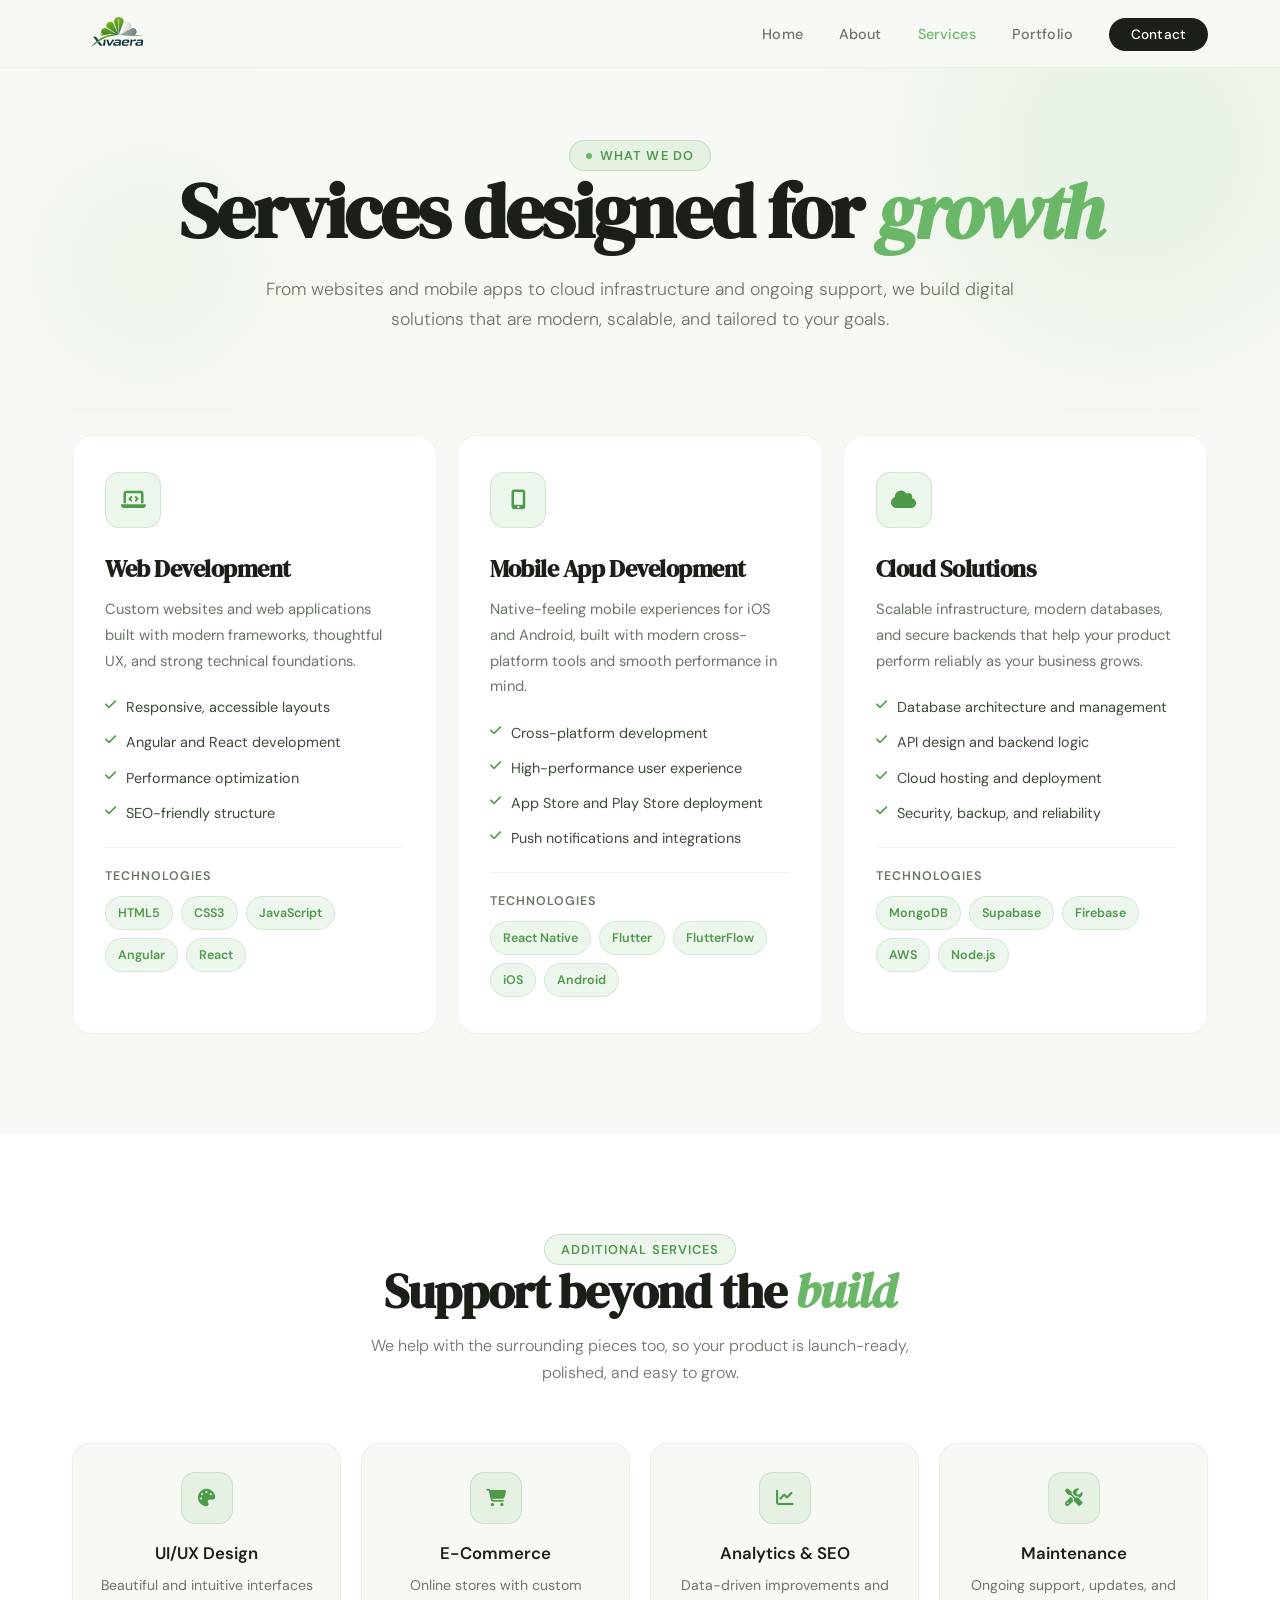
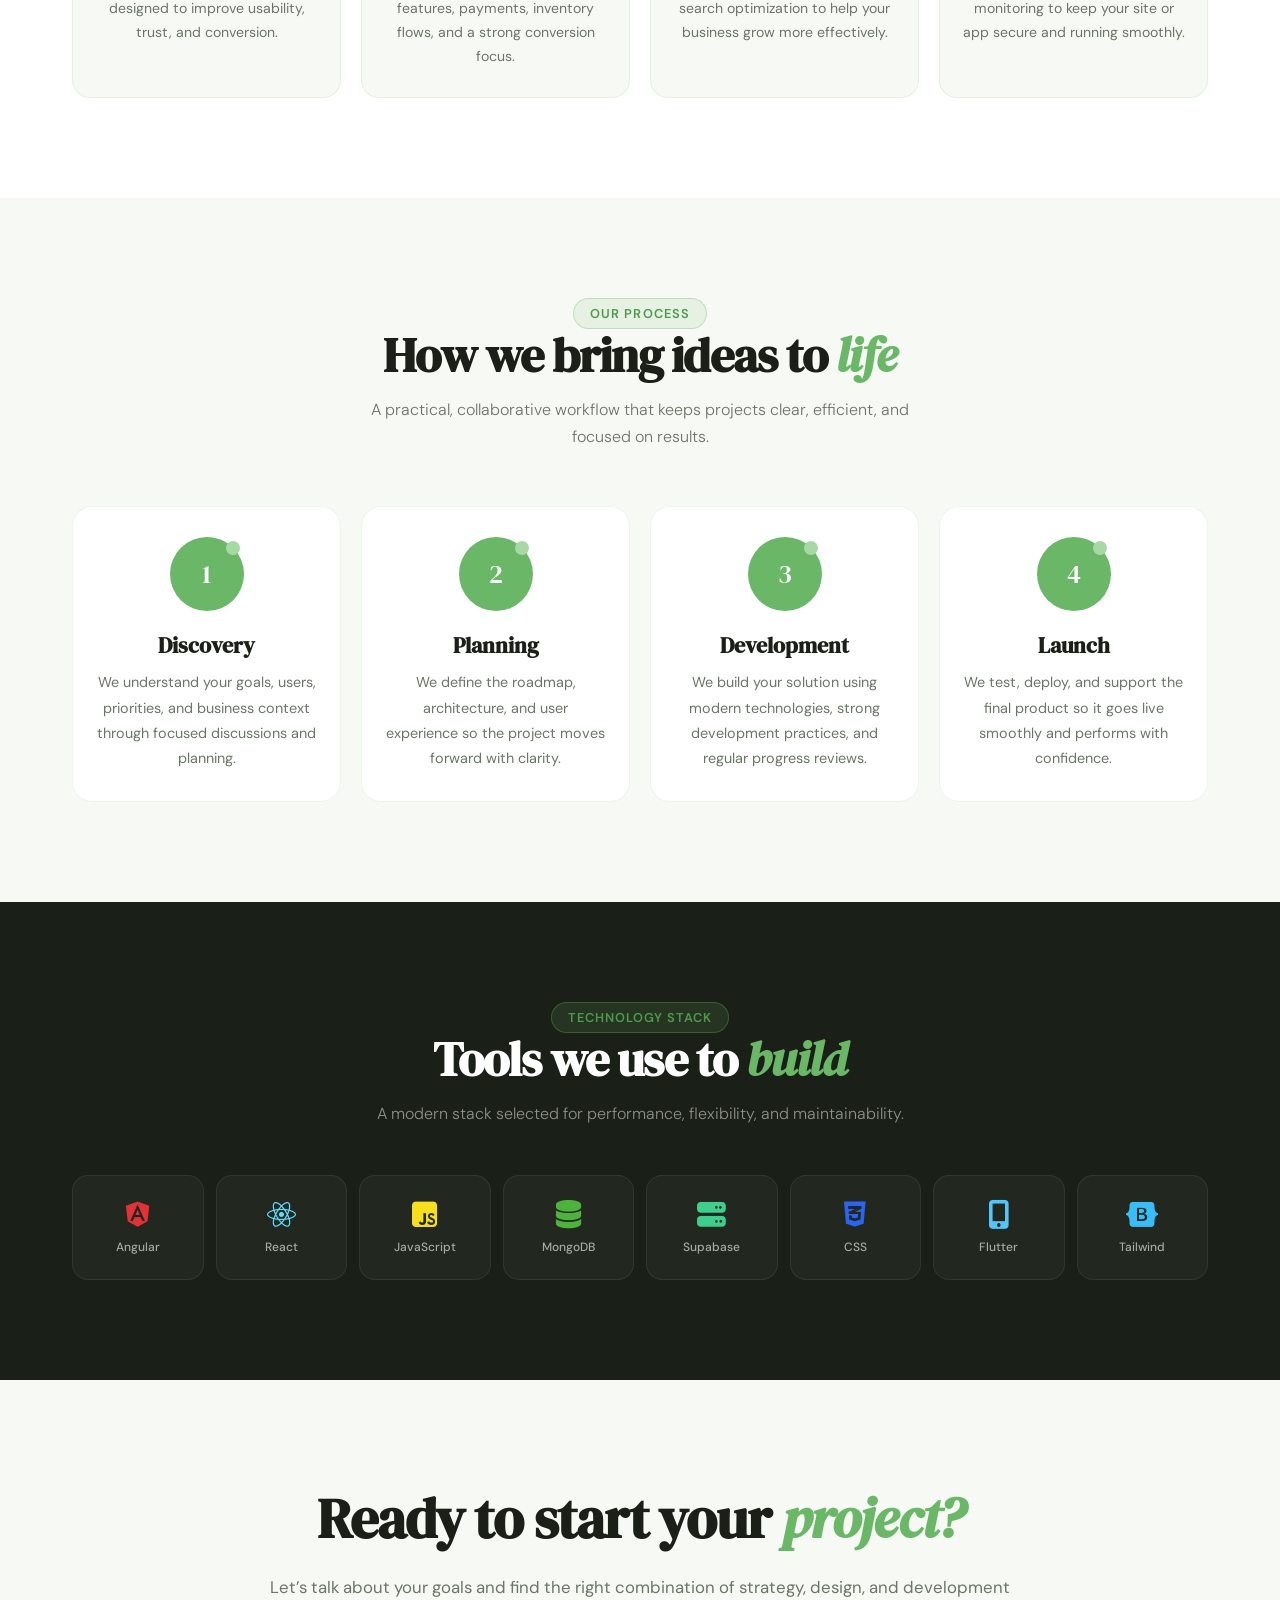
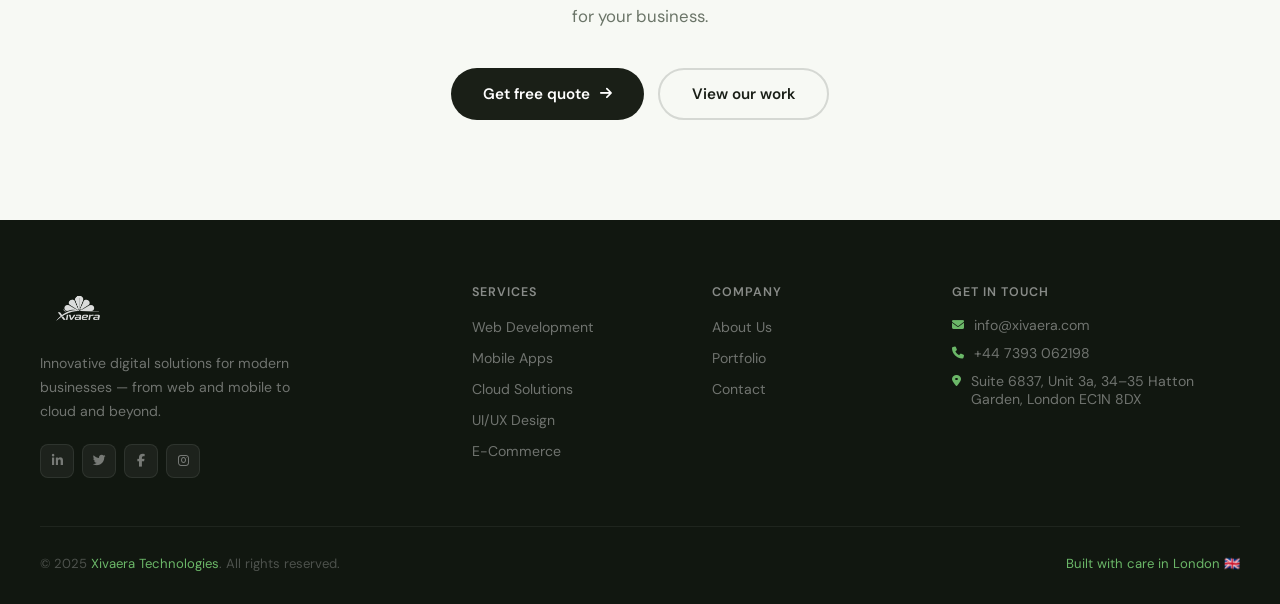
<file: services.html>
<!DOCTYPE html>
<html lang="en">
<head>
    <meta charset="UTF-8">
    <meta name="viewport" content="width=device-width, initial-scale=1.0">
    <title>Services — Xivaera Technologies</title>
    <meta name="description" content="Explore Xivaera Technologies services including web development, mobile apps, cloud solutions, UI/UX, e-commerce, and ongoing support.">

    <link rel="preconnect" href="https://fonts.googleapis.com">
    <link href="https://fonts.googleapis.com/css2?family=DM+Serif+Display:ital@0;1&family=DM+Sans:wght@300;400;500;600&display=swap" rel="stylesheet">
    <link rel="stylesheet" href="https://cdnjs.cloudflare.com/ajax/libs/font-awesome/6.4.0/css/all.min.css">
    <link rel="stylesheet" href="assets/css/style.css">

    <style>
        .hero {
            padding: 140px 32px 80px;
        }

        .hero-inner {
            max-width: 1200px;
            margin: 0 auto;
            position: relative;
            z-index: 1;
            text-align: center;
        }

        .hero h1 {
            font-family: 'DM Serif Display', serif;
            font-size: clamp(3rem, 6vw, 5rem);
            line-height: 1.05;
            color: var(--ink);
            letter-spacing: -0.03em;
            margin-bottom: 22px;
        }

        .hero h1 em {
            font-style: italic;
            color: var(--green);
        }

        .hero-sub {
            max-width: 760px;
            margin: 0 auto;
            font-size: 1.1rem;
            color: var(--ink-soft);
            line-height: 1.75;
            font-weight: 300;
        }

        .services-main {
            padding: 20px 0 100px;
        }

        .services-grid {
            display: grid;
            grid-template-columns: repeat(3, 1fr);
            gap: 20px;
        }

        .service-card {
            background: var(--white);
            border: 1px solid rgba(107,183,104,0.12);
            border-radius: 20px;
            padding: 36px 32px;
            transition: all 0.3s;
            position: relative;
            overflow: hidden;
        }

        .service-card::before {
            content: '';
            position: absolute;
            top: 0;
            left: 0;
            right: 0;
            height: 3px;
            background: linear-gradient(90deg, var(--green), var(--green-light));
            transform: scaleX(0);
            transition: transform 0.3s;
        }

        .service-card:hover {
            transform: translateY(-6px);
            box-shadow: var(--shadow-lg);
            border-color: rgba(107,183,104,0.25);
        }

        .service-card:hover::before {
            transform: scaleX(1);
        }

        .service-icon {
            width: 56px;
            height: 56px;
            background: var(--green-muted);
            border: 1px solid rgba(107,183,104,0.25);
            border-radius: 14px;
            display: flex;
            align-items: center;
            justify-content: center;
            color: var(--green-dark);
            font-size: 1.25rem;
            margin-bottom: 24px;
            transition: all 0.3s;
        }

        .service-card:hover .service-icon {
            background: var(--green);
            color: white;
            border-color: var(--green);
        }

        .service-card h3 {
            font-family: 'DM Serif Display', serif;
            font-size: 1.5rem;
            color: var(--ink);
            margin-bottom: 12px;
            letter-spacing: -0.02em;
        }

        .service-card > p {
            font-size: 0.92rem;
            color: var(--ink-soft);
            line-height: 1.75;
            margin-bottom: 22px;
        }

        .feature-list {
            display: flex;
            flex-direction: column;
            gap: 12px;
            margin-bottom: 22px;
        }

        .feature-item {
            display: flex;
            gap: 10px;
            align-items: flex-start;
            font-size: 0.9rem;
            color: var(--ink-mid);
            line-height: 1.6;
        }

        .feature-item i {
            color: var(--green-dark);
            margin-top: 3px;
            font-size: 0.8rem;
        }

        .service-stack {
            padding-top: 20px;
            border-top: 1px solid #eef2eb;
        }

        .service-stack h4 {
            font-size: 0.78rem;
            font-weight: 600;
            letter-spacing: 0.08em;
            text-transform: uppercase;
            color: var(--ink-soft);
            margin-bottom: 12px;
        }

        .pill-row {
            display: flex;
            flex-wrap: wrap;
            gap: 8px;
        }

        .pill {
            background: var(--green-muted);
            color: var(--green-dark);
            border: 1px solid rgba(107,183,104,0.2);
            padding: 8px 12px;
            border-radius: 100px;
            font-size: 0.78rem;
            font-weight: 600;
        }

        .additional-section {
            padding: 100px 0;
            background: var(--white);
        }

        .section-head-center {
            text-align: center;
            margin-bottom: 56px;
        }

        .section-head-center .section-sub {
            margin: 0 auto;
        }

        .additional-grid {
            display: grid;
            grid-template-columns: repeat(4, 1fr);
            gap: 20px;
        }

        .mini-service {
            background: var(--cream);
            border: 1px solid rgba(107,183,104,0.12);
            border-radius: 18px;
            padding: 28px 22px;
            text-align: center;
            transition: all 0.3s;
        }

        .mini-service:hover {
            transform: translateY(-5px);
            box-shadow: var(--shadow);
        }

        .mini-service-icon {
            width: 52px;
            height: 52px;
            background: var(--green-muted);
            border: 1px solid rgba(107,183,104,0.25);
            border-radius: 14px;
            display: flex;
            align-items: center;
            justify-content: center;
            color: var(--green-dark);
            font-size: 1.1rem;
            margin: 0 auto 18px;
        }

        .mini-service h3 {
            font-size: 1.05rem;
            color: var(--ink);
            font-weight: 600;
            margin-bottom: 10px;
        }

        .mini-service p {
            font-size: 0.88rem;
            color: var(--ink-soft);
            line-height: 1.7;
        }

        .process-section {
            padding: 100px 0;
        }

        .process-grid {
            display: grid;
            grid-template-columns: repeat(4, 1fr);
            gap: 20px;
            margin-top: 56px;
        }

        .process-card {
            background: var(--white);
            border: 1px solid rgba(107,183,104,0.12);
            border-radius: 20px;
            padding: 30px 24px;
            text-align: center;
            transition: all 0.3s;
        }

        .process-card:hover {
            transform: translateY(-5px);
            box-shadow: var(--shadow);
        }

        .process-step {
            width: 74px;
            height: 74px;
            margin: 0 auto 20px;
            background: var(--green);
            color: white;
            border-radius: 50%;
            display: flex;
            align-items: center;
            justify-content: center;
            font-family: 'DM Serif Display', serif;
            font-size: 1.6rem;
            position: relative;
        }

        .process-step::after {
            content: '';
            position: absolute;
            top: 4px;
            right: 4px;
            width: 14px;
            height: 14px;
            border-radius: 50%;
            background: var(--green-light);
        }

        .process-card h3 {
            font-family: 'DM Serif Display', serif;
            font-size: 1.35rem;
            color: var(--ink);
            margin-bottom: 10px;
        }

        .process-card p {
            font-size: 0.9rem;
            color: var(--ink-soft);
            line-height: 1.75;
        }

        .tech-section {
            background: var(--ink);
            padding: 100px 0;
        }

        .tech-section .section-heading {
            color: white;
        }

        .tech-section .section-sub {
            color: rgba(255,255,255,0.5);
            margin: 0 auto;
            text-align: center;
        }

        .tech-section .section-tag {
            background: rgba(107,183,104,0.15);
            border-color: rgba(107,183,104,0.3);
        }

        .tech-grid {
            display: grid;
            grid-template-columns: repeat(8, 1fr);
            gap: 12px;
            margin-top: 48px;
        }

        .tech-card {
            background: rgba(255,255,255,0.04);
            border: 1px solid rgba(255,255,255,0.07);
            border-radius: 16px;
            padding: 24px 12px;
            text-align: center;
            transition: all 0.25s;
        }

        .tech-card:hover {
            background: var(--green-muted);
            border-color: rgba(107,183,104,0.3);
            transform: translateY(-4px);
        }

        .tech-card i {
            font-size: 1.8rem;
            margin-bottom: 10px;
            display: block;
            color: white;
        }

        .tech-card p {
            font-size: 0.75rem;
            font-weight: 500;
            color: rgba(255,255,255,0.6);
        }

        .tech-card:hover p {
            color: rgba(255,255,255,0.9);
        }

        .cta-section {
            background: var(--cream);
            padding: 100px 32px;
        }

        .cta-inner {
            max-width: 760px;
            margin: 0 auto;
            text-align: center;
        }

        .cta-inner h2 {
            font-family: 'DM Serif Display', serif;
            font-size: clamp(2.2rem, 5vw, 3.5rem);
            color: var(--ink);
            letter-spacing: -0.02em;
            margin-bottom: 16px;
        }

        .cta-inner h2 em {
            font-style: italic;
            color: var(--green);
        }

        .cta-inner p {
            color: var(--ink-soft);
            font-size: 1.05rem;
            margin-bottom: 36px;
            line-height: 1.75;
        }

        .cta-btns {
            display: flex;
            gap: 14px;
            justify-content: center;
            flex-wrap: wrap;
        }

        @media (max-width: 1024px) {
            .services-grid {
                grid-template-columns: 1fr 1fr;
            }

            .additional-grid {
                grid-template-columns: 1fr 1fr;
            }

            .process-grid {
                grid-template-columns: 1fr 1fr;
            }

            .tech-grid {
                grid-template-columns: repeat(4, 1fr);
            }
        }

        @media (max-width: 640px) {
            .hero {
                padding: 120px 20px 60px;
            }

            .services-grid,
            .additional-grid,
            .process-grid,
            .tech-grid {
                grid-template-columns: 1fr;
            }

            .cta-section {
                padding: 80px 20px;
            }
        }
    </style>
</head>
<body>
    <nav>
        <div class="nav-inner">
            <a href="index.html">
                <img src="assets/img/logo.png" alt="Xivaera Technologies" style="height:62px;width:auto;display:block;">
            </a>

            <ul class="nav-links">
                <li><a href="index.html">Home</a></li>
                <li><a href="about.html">About</a></li>
                <li><a href="services.html" class="active">Services</a></li>
                <li><a href="portfolio.html">Portfolio</a></li>
                <li><a href="contact.html" class="nav-cta">Contact</a></li>
            </ul>

            <button class="mob-menu-btn" aria-label="Menu">
                <i class="fas fa-bars"></i>
            </button>
        </div>
    </nav>

    <div class="mobile-menu">
        <a href="index.html">Home</a>
        <a href="about.html">About</a>
        <a href="services.html" class="active">Services</a>
        <a href="portfolio.html">Portfolio</a>
        <a href="contact.html">Contact</a>
    </div>

    <section class="hero">
        <div class="hero-inner fade-up">
            <div class="hero-tag">What we do</div>
            <h1 style="font-family:'DM Serif Display',serif;font-size:clamp(3rem,6vw,5rem);line-height:1.05;color:var(--ink);letter-spacing:-0.03em;margin-bottom:22px;">Services designed for <em style="font-style:italic;color:var(--green);">growth</em></h1>
            <p class="hero-sub">From websites and mobile apps to cloud infrastructure and ongoing support, we build digital solutions that are modern, scalable, and tailored to your goals.</p>
        </div>
    </section>

    <section class="services-main">
        <div class="section-wrap">
            <div class="services-grid">
                <div class="service-card fade-up delay-1">
                    <div class="service-icon"><i class="fas fa-laptop-code"></i></div>
                    <h3>Web Development</h3>
                    <p>Custom websites and web applications built with modern frameworks, thoughtful UX, and strong technical foundations.</p>
                    <div class="feature-list">
                        <div class="feature-item"><i class="fas fa-check"></i><span>Responsive, accessible layouts</span></div>
                        <div class="feature-item"><i class="fas fa-check"></i><span>Angular and React development</span></div>
                        <div class="feature-item"><i class="fas fa-check"></i><span>Performance optimization</span></div>
                        <div class="feature-item"><i class="fas fa-check"></i><span>SEO-friendly structure</span></div>
                    </div>
                    <div class="service-stack">
                        <h4>Technologies</h4>
                        <div class="pill-row">
                            <span class="pill">HTML5</span>
                            <span class="pill">CSS3</span>
                            <span class="pill">JavaScript</span>
                            <span class="pill">Angular</span>
                            <span class="pill">React</span>
                        </div>
                    </div>
                </div>

                <div class="service-card fade-up delay-2">
                    <div class="service-icon"><i class="fas fa-mobile-alt"></i></div>
                    <h3>Mobile App Development</h3>
                    <p>Native-feeling mobile experiences for iOS and Android, built with modern cross-platform tools and smooth performance in mind.</p>
                    <div class="feature-list">
                        <div class="feature-item"><i class="fas fa-check"></i><span>Cross-platform development</span></div>
                        <div class="feature-item"><i class="fas fa-check"></i><span>High-performance user experience</span></div>
                        <div class="feature-item"><i class="fas fa-check"></i><span>App Store and Play Store deployment</span></div>
                        <div class="feature-item"><i class="fas fa-check"></i><span>Push notifications and integrations</span></div>
                    </div>
                    <div class="service-stack">
                        <h4>Technologies</h4>
                        <div class="pill-row">
                            <span class="pill">React Native</span>
                            <span class="pill">Flutter</span>
                            <span class="pill">FlutterFlow</span>
                            <span class="pill">iOS</span>
                            <span class="pill">Android</span>
                        </div>
                    </div>
                </div>

                <div class="service-card fade-up delay-3">
                    <div class="service-icon"><i class="fas fa-cloud"></i></div>
                    <h3>Cloud Solutions</h3>
                    <p>Scalable infrastructure, modern databases, and secure backends that help your product perform reliably as your business grows.</p>
                    <div class="feature-list">
                        <div class="feature-item"><i class="fas fa-check"></i><span>Database architecture and management</span></div>
                        <div class="feature-item"><i class="fas fa-check"></i><span>API design and backend logic</span></div>
                        <div class="feature-item"><i class="fas fa-check"></i><span>Cloud hosting and deployment</span></div>
                        <div class="feature-item"><i class="fas fa-check"></i><span>Security, backup, and reliability</span></div>
                    </div>
                    <div class="service-stack">
                        <h4>Technologies</h4>
                        <div class="pill-row">
                            <span class="pill">MongoDB</span>
                            <span class="pill">Supabase</span>
                            <span class="pill">Firebase</span>
                            <span class="pill">AWS</span>
                            <span class="pill">Node.js</span>
                        </div>
                    </div>
                </div>
            </div>
        </div>
    </section>

    <section class="additional-section">
        <div class="section-wrap">
            <div class="section-head-center fade-up">
                <div class="section-tag">Additional services</div>
                <h2 class="section-heading">Support beyond the <em>build</em></h2>
                <p class="section-sub">We help with the surrounding pieces too, so your product is launch-ready, polished, and easy to grow.</p>
            </div>

            <div class="additional-grid">
                <div class="mini-service fade-up delay-1">
                    <div class="mini-service-icon"><i class="fas fa-palette"></i></div>
                    <h3>UI/UX Design</h3>
                    <p>Beautiful and intuitive interfaces designed to improve usability, trust, and conversion.</p>
                </div>

                <div class="mini-service fade-up delay-2">
                    <div class="mini-service-icon"><i class="fas fa-shopping-cart"></i></div>
                    <h3>E-Commerce</h3>
                    <p>Online stores with custom features, payments, inventory flows, and a strong conversion focus.</p>
                </div>

                <div class="mini-service fade-up delay-3">
                    <div class="mini-service-icon"><i class="fas fa-chart-line"></i></div>
                    <h3>Analytics & SEO</h3>
                    <p>Data-driven improvements and search optimization to help your business grow more effectively.</p>
                </div>

                <div class="mini-service fade-up delay-4">
                    <div class="mini-service-icon"><i class="fas fa-tools"></i></div>
                    <h3>Maintenance</h3>
                    <p>Ongoing support, updates, and monitoring to keep your site or app secure and running smoothly.</p>
                </div>
            </div>
        </div>
    </section>

    <section class="process-section">
        <div class="section-wrap">
            <div class="section-head-center fade-up">
                <div class="section-tag">Our process</div>
                <h2 class="section-heading">How we bring ideas to <em>life</em></h2>
                <p class="section-sub">A practical, collaborative workflow that keeps projects clear, efficient, and focused on results.</p>
            </div>

            <div class="process-grid">
                <div class="process-card fade-up delay-1">
                    <div class="process-step">1</div>
                    <h3>Discovery</h3>
                    <p>We understand your goals, users, priorities, and business context through focused discussions and planning.</p>
                </div>

                <div class="process-card fade-up delay-2">
                    <div class="process-step">2</div>
                    <h3>Planning</h3>
                    <p>We define the roadmap, architecture, and user experience so the project moves forward with clarity.</p>
                </div>

                <div class="process-card fade-up delay-3">
                    <div class="process-step">3</div>
                    <h3>Development</h3>
                    <p>We build your solution using modern technologies, strong development practices, and regular progress reviews.</p>
                </div>

                <div class="process-card fade-up delay-4">
                    <div class="process-step">4</div>
                    <h3>Launch</h3>
                    <p>We test, deploy, and support the final product so it goes live smoothly and performs with confidence.</p>
                </div>
            </div>
        </div>
    </section>

    <section class="tech-section">
        <div class="section-wrap">
            <div class="fade-up" style="text-align:center">
                <div class="section-tag">Technology stack</div>
                <h2 class="section-heading" style="color:white;text-align:center">Tools we use to <em>build</em></h2>
                <p class="section-sub">A modern stack selected for performance, flexibility, and maintainability.</p>
            </div>

            <div class="tech-grid">
                <div class="tech-card fade-up delay-1">
                    <i class="fab fa-angular" style="color:#e23237"></i>
                    <p>Angular</p>
                </div>
                <div class="tech-card fade-up delay-2">
                    <i class="fab fa-react" style="color:#61dafb"></i>
                    <p>React</p>
                </div>
                <div class="tech-card fade-up delay-1">
                    <i class="fab fa-js-square" style="color:#f7df1e"></i>
                    <p>JavaScript</p>
                </div>
                <div class="tech-card fade-up delay-2">
                    <i class="fas fa-database" style="color:#4db33d"></i>
                    <p>MongoDB</p>
                </div>
                <div class="tech-card fade-up delay-1">
                    <i class="fas fa-server" style="color:#3ecf8e"></i>
                    <p>Supabase</p>
                </div>
                <div class="tech-card fade-up delay-2">
                    <i class="fab fa-css3-alt" style="color:#2965f1"></i>
                    <p>CSS</p>
                </div>
                <div class="tech-card fade-up delay-1">
                    <i class="fas fa-mobile-alt" style="color:#54c5f8"></i>
                    <p>Flutter</p>
                </div>
                <div class="tech-card fade-up delay-2">
                    <i class="fab fa-bootstrap" style="color:#38bdf8"></i>
                    <p>Tailwind</p>
                </div>
            </div>
        </div>
    </section>

    <section class="cta-section">
        <div class="cta-inner fade-up">
            <h2>Ready to start your <em>project?</em></h2>
            <p>Let’s talk about your goals and find the right combination of strategy, design, and development for your business.</p>
            <div class="cta-btns">
                <a href="contact.html" class="btn-primary">
                    Get free quote
                    <i class="fas fa-arrow-right" style="font-size:0.85rem"></i>
                </a>
                <a href="portfolio.html" class="btn-secondary">
                    View our work
                </a>
            </div>
        </div>
    </section>

    <footer class="footer">
        <div class="footer-inner">
            <div class="footer-grid">
                <div class="footer-brand">
                    <img src="assets/img/logo.png" alt="Xivaera Technologies" style="height:52px;width:auto;filter:brightness(0) invert(1);opacity:0.85">
                    <p>Innovative digital solutions for modern businesses — from web and mobile to cloud and beyond.</p>
                    <div class="footer-social">
                        <a href="#" aria-label="LinkedIn"><i class="fab fa-linkedin-in"></i></a>
                        <a href="#" aria-label="Twitter"><i class="fab fa-twitter"></i></a>
                        <a href="#" aria-label="Facebook"><i class="fab fa-facebook-f"></i></a>
                        <a href="#" aria-label="Instagram"><i class="fab fa-instagram"></i></a>
                    </div>
                </div>

                <div class="footer-col">
                    <h4>Services</h4>
                    <ul>
                        <li><a href="services.html">Web Development</a></li>
                        <li><a href="services.html">Mobile Apps</a></li>
                        <li><a href="services.html">Cloud Solutions</a></li>
                        <li><a href="services.html">UI/UX Design</a></li>
                        <li><a href="services.html">E-Commerce</a></li>
                    </ul>
                </div>

                <div class="footer-col">
                    <h4>Company</h4>
                    <ul>
                        <li><a href="about.html">About Us</a></li>
                        <li><a href="portfolio.html">Portfolio</a></li>
                        <li><a href="contact.html">Contact</a></li>
                    </ul>
                </div>

                <div class="footer-col">
                    <h4>Get in touch</h4>
                    <div class="footer-contact">
                        <div class="footer-contact-item">
                            <i class="fas fa-envelope"></i>
                            <a href="mailto:info@xivaera.com">info@xivaera.com</a>
                        </div>
                        <div class="footer-contact-item">
                            <i class="fas fa-phone"></i>
                            <a href="tel:+447393062198">+44 7393 062198</a>
                        </div>
                        <div class="footer-contact-item">
                            <i class="fas fa-map-marker-alt"></i>
                            <span>Suite 6837, Unit 3a, 34–35 Hatton Garden, London EC1N 8DX</span>
                        </div>
                    </div>
                </div>
            </div>

            <div class="footer-bottom">
                <span style="color:rgba(255,255,255,0.25)">&copy; 2025 <span>Xivaera Technologies</span>. All rights reserved.</span>
                <span>Built with care in London 🇬🇧</span>
            </div>
        </div>
    </footer>

    <script src="assets/js/main.js"></script>
</body>
</html>
</file>
<file: assets/css/style.css>
:root {
    --green: #6bb768;
    --green-dark: #4e9a4b;
    --green-light: #a8d9a5;
    --green-muted: rgba(107,183,104,0.12);
    --ink: #1a1f17;
    --ink-mid: #3d4a39;
    --ink-soft: #6b7568;
    --cream: #f7f9f4;
    --white: #ffffff;
    --shadow: 0 4px 24px rgba(26,31,23,0.08);
    --shadow-lg: 0 16px 48px rgba(26,31,23,0.14);
}

*,
*::before,
*::after {
    box-sizing: border-box;
    margin: 0;
    padding: 0;
}

html {
    scroll-behavior: smooth;
}

body {
    font-family: 'DM Sans', sans-serif;
    background: var(--cream);
    color: var(--ink);
    overflow-x: hidden;
}

img {
    max-width: 100%;
    display: block;
}

a {
    text-decoration: none;
}

button,
input,
textarea,
select {
    font: inherit;
}

/* NAV */
nav {
    position: fixed;
    top: 0;
    left: 0;
    right: 0;
    z-index: 100;
    background: rgba(247,249,244,0.9);
    backdrop-filter: blur(16px);
    border-bottom: 1px solid rgba(107,183,104,0.15);
    height: 68px;
    display: flex;
    align-items: center;
}

.nav-inner {
    max-width: 1200px;
    margin: 0 auto;
    padding: 0 32px;
    width: 100%;
    display: flex;
    justify-content: space-between;
    align-items: center;
}

.nav-links {
    display: flex;
    gap: 36px;
    list-style: none;
}

.nav-links a {
    color: var(--ink-soft);
    font-size: 0.9rem;
    font-weight: 500;
    transition: color 0.2s;
    letter-spacing: 0.01em;
}

.nav-links a:hover,
.nav-links a.active {
    color: var(--green);
}

.nav-cta {
    background: var(--ink);
    color: var(--white) !important;
    padding: 8px 22px;
    border-radius: 100px;
    font-size: 0.85rem !important;
    transition: background 0.2s !important;
}

.nav-cta:hover {
    background: var(--green) !important;
}

.mob-menu-btn {
    display: none;
    background: none;
    border: none;
    cursor: pointer;
    color: var(--ink-soft);
    font-size: 1.2rem;
}

.mobile-menu {
    display: none;
    position: fixed;
    top: 68px;
    left: 0;
    right: 0;
    background: rgba(247,249,244,0.98);
    backdrop-filter: blur(16px);
    border-bottom: 1px solid rgba(107,183,104,0.15);
    z-index: 99;
    padding: 12px 20px 20px;
}

.mobile-menu.show {
    display: block;
}

.mobile-menu a {
    display: block;
    padding: 12px 0;
    color: var(--ink-soft);
    border-bottom: 1px solid rgba(107,183,104,0.08);
}

.mobile-menu a.active {
    color: var(--green);
    font-weight: 600;
}

/* SHARED HERO */
.hero {
    position: relative;
    overflow: hidden;
}

.hero::before {
    content: '';
    position: absolute;
    top: -200px;
    right: -200px;
    width: 700px;
    height: 700px;
    background: radial-gradient(circle, rgba(107,183,104,0.12) 0%, transparent 65%);
    pointer-events: none;
}

.hero::after {
    content: '';
    position: absolute;
    bottom: -100px;
    left: -100px;
    width: 500px;
    height: 500px;
    background: radial-gradient(circle, rgba(107,183,104,0.07) 0%, transparent 65%);
    pointer-events: none;
}

.hero-tag,
.section-tag {
    display: inline-flex;
    align-items: center;
    gap: 8px;
    background: var(--green-muted);
    border: 1px solid rgba(107,183,104,0.3);
    color: var(--green-dark);
    padding: 6px 16px;
    border-radius: 100px;
    font-size: 0.8rem;
    font-weight: 600;
    letter-spacing: 0.08em;
    text-transform: uppercase;
}

.hero-tag::before {
    content: '';
    width: 6px;
    height: 6px;
    background: var(--green);
    border-radius: 50%;
    animation: blink 2s infinite;
}

@keyframes blink {
    0%, 100% { opacity: 1; }
    50% { opacity: 0.3; }
}

.section-wrap {
    max-width: 1200px;
    margin: 0 auto;
    padding: 0 32px;
}

.section-heading {
    font-family: 'DM Serif Display', serif;
    font-size: clamp(2rem, 4vw, 3rem);
    color: var(--ink);
    letter-spacing: -0.02em;
    line-height: 1.1;
    margin-bottom: 14px;
}

.section-heading em {
    font-style: italic;
    color: var(--green);
}

.section-sub {
    font-size: 1rem;
    color: var(--ink-soft);
    line-height: 1.7;
    font-weight: 300;
    max-width: 560px;
}

/* BUTTONS */
.btn-primary,
.btn-secondary,
.cta-btn-primary,
.cta-btn-ghost,
.cta-btn,
.submit-btn,
.filter-btn {
    transition: all 0.25s;
}

.btn-primary,
.cta-btn-primary,
.cta-btn,
.submit-btn {
    display: inline-flex;
    align-items: center;
    justify-content: center;
    gap: 10px;
    background: var(--ink);
    color: white;
    padding: 14px 32px;
    border-radius: 100px;
    font-weight: 600;
    font-size: 0.95rem;
    border: none;
    cursor: pointer;
}

.btn-primary:hover,
.cta-btn-primary:hover,
.cta-btn:hover,
.submit-btn:hover {
    background: var(--green);
    transform: translateY(-2px);
    box-shadow: 0 8px 24px rgba(107,183,104,0.3);
}

.btn-secondary,
.cta-btn-ghost {
    display: inline-flex;
    align-items: center;
    gap: 10px;
    background: transparent;
    color: var(--ink);
    padding: 14px 32px;
    border-radius: 100px;
    font-weight: 600;
    font-size: 0.95rem;
    border: 2px solid rgba(26,31,23,0.15);
}

.btn-secondary:hover,
.cta-btn-ghost:hover {
    border-color: var(--green);
    color: var(--green);
    transform: translateY(-2px);
}

/* FOOTER */
.footer {
    background: #111710;
    padding: 64px 32px 32px;
}

.footer-inner {
    max-width: 1200px;
    margin: 0 auto;
}

.footer-grid {
    display: grid;
    grid-template-columns: 2fr 1fr 1fr 1.5fr;
    gap: 48px;
    margin-bottom: 48px;
}

.footer-brand p {
    font-size: 0.88rem;
    color: rgba(255,255,255,0.4);
    line-height: 1.7;
    margin-top: 16px;
    margin-bottom: 20px;
    max-width: 260px;
}

.footer-social {
    display: flex;
    gap: 8px;
}

.footer-social a {
    width: 34px;
    height: 34px;
    background: rgba(255,255,255,0.05);
    border: 1px solid rgba(255,255,255,0.08);
    border-radius: 8px;
    display: flex;
    align-items: center;
    justify-content: center;
    color: rgba(255,255,255,0.4);
    font-size: 0.8rem;
    transition: all 0.2s;
}

.footer-social a:hover {
    background: var(--green);
    border-color: var(--green);
    color: white;
}

.footer-col h4 {
    font-size: 0.78rem;
    font-weight: 600;
    letter-spacing: 0.08em;
    text-transform: uppercase;
    color: rgba(255,255,255,0.5);
    margin-bottom: 16px;
}

.footer-col ul {
    list-style: none;
    display: flex;
    flex-direction: column;
    gap: 10px;
}

.footer-col ul a,
.footer-contact-item,
.footer-contact-item a {
    font-size: 0.88rem;
    color: rgba(255,255,255,0.4);
}

.footer-col ul a:hover,
.footer-contact-item a:hover {
    color: var(--green);
}

.footer-contact {
    display: flex;
    flex-direction: column;
    gap: 10px;
}

.footer-contact-item {
    display: flex;
    gap: 10px;
    align-items: flex-start;
}

.footer-contact-item i {
    color: var(--green);
    margin-top: 3px;
    font-size: 0.75rem;
    flex-shrink: 0;
}

.footer-bottom {
    padding-top: 28px;
    border-top: 1px solid rgba(255,255,255,0.06);
    display: flex;
    justify-content: space-between;
    align-items: center;
    font-size: 0.82rem;
    color: rgba(255,255,255,0.25);
}

.footer-bottom span {
    color: var(--green);
}

/* ANIMATION */
.fade-up {
    opacity: 0;
    transform: translateY(28px);
    transition: opacity 0.65s ease, transform 0.65s ease;
}

.fade-up.visible {
    opacity: 1;
    transform: translateY(0);
}

.fade-up.delay-1 { transition-delay: 0.1s; }
.fade-up.delay-2 { transition-delay: 0.2s; }
.fade-up.delay-3 { transition-delay: 0.3s; }
.fade-up.delay-4 { transition-delay: 0.4s; }

/* TOAST */
.toast {
    position: fixed;
    bottom: 32px;
    right: 32px;
    z-index: 9999;
    display: flex;
    align-items: flex-start;
    gap: 14px;
    padding: 18px 22px;
    border-radius: 16px;
    max-width: 360px;
    box-shadow: var(--shadow-lg);
    transform: translateY(20px);
    opacity: 0;
    transition: all 0.35s cubic-bezier(0.34,1.56,0.64,1);
    pointer-events: none;
}

.toast.show {
    transform: translateY(0);
    opacity: 1;
    pointer-events: auto;
}

.toast.success {
    background: var(--ink);
    border: 1px solid rgba(107,183,104,0.3);
}

.toast.error {
    background: #2d1212;
    border: 1px solid rgba(224,82,82,0.3);
}

.toast-icon {
    width: 36px;
    height: 36px;
    border-radius: 10px;
    display: flex;
    align-items: center;
    justify-content: center;
    font-size: 1rem;
    flex-shrink: 0;
}

.toast.success .toast-icon {
    background: var(--green-muted);
    color: var(--green);
}

.toast.error .toast-icon {
    background: rgba(224,82,82,0.15);
    color: #e05252;
}

.toast-content h4 {
    color: white;
    font-size: 0.9rem;
    font-weight: 600;
    margin-bottom: 3px;
}

.toast-content p {
    color: rgba(255,255,255,0.55);
    font-size: 0.82rem;
    line-height: 1.5;
}

.toast-close {
    background: none;
    border: none;
    color: rgba(255,255,255,0.3);
    cursor: pointer;
    margin-left: auto;
    font-size: 0.85rem;
}

/* SCROLL TOP */
.scroll-top-btn {
    position: fixed;
    right: 24px;
    bottom: 24px;
    width: 46px;
    height: 46px;
    border: none;
    border-radius: 50%;
    background: var(--ink);
    color: white;
    box-shadow: var(--shadow);
    cursor: pointer;
    opacity: 0;
    visibility: hidden;
    transform: translateY(10px);
    transition: all 0.25s ease;
    z-index: 90;
}

.scroll-top-btn.show {
    opacity: 1;
    visibility: visible;
    transform: translateY(0);
}

.scroll-top-btn:hover {
    background: var(--green);
}

/* CONTACT PAGE HELPERS */
.hours-status {
    display: inline-flex;
    align-items: center;
    gap: 6px;
    padding: 4px 12px;
    border-radius: 100px;
    font-size: 0.75rem;
    font-weight: 600;
    margin-bottom: 8px;
}

.hours-status.open {
    background: rgba(107,183,104,0.12);
    color: var(--green-dark);
}

.hours-status.closed {
    background: rgba(224,82,82,0.1);
    color: #c04040;
}

.hours-status::before {
    content: '';
    width: 6px;
    height: 6px;
    border-radius: 50%;
    background: currentColor;
}

.field-error {
    font-size: 0.75rem;
    color: #e05252;
    margin-top: 3px;
    display: none;
}

.field-error.show {
    display: block;
}

.error {
    border-color: #e05252 !important;
    box-shadow: 0 0 0 4px rgba(224,82,82,0.1) !important;
}

.spinner {
    width: 18px;
    height: 18px;
    border: 2px solid rgba(255,255,255,0.3);
    border-top-color: white;
    border-radius: 50%;
    animation: spin 0.7s linear infinite;
}

@keyframes spin {
    to { transform: rotate(360deg); }
}

/* RESPONSIVE */
@media (max-width: 1024px) {
    .footer-grid {
        grid-template-columns: 1fr 1fr;
        gap: 32px;
    }
}

@media (max-width: 900px) {
    .nav-links {
        display: none;
    }

    .mob-menu-btn {
        display: block;
    }
}

@media (max-width: 640px) {
    .section-wrap,
    .nav-inner,
    .footer {
        padding-left: 20px;
        padding-right: 20px;
    }

    .footer-grid {
        grid-template-columns: 1fr;
    }

    .footer-bottom {
        flex-direction: column;
        gap: 8px;
        text-align: center;
    }

    .toast {
        right: 20px;
        left: 20px;
        bottom: 20px;
        max-width: none;
    }
}
</file>
